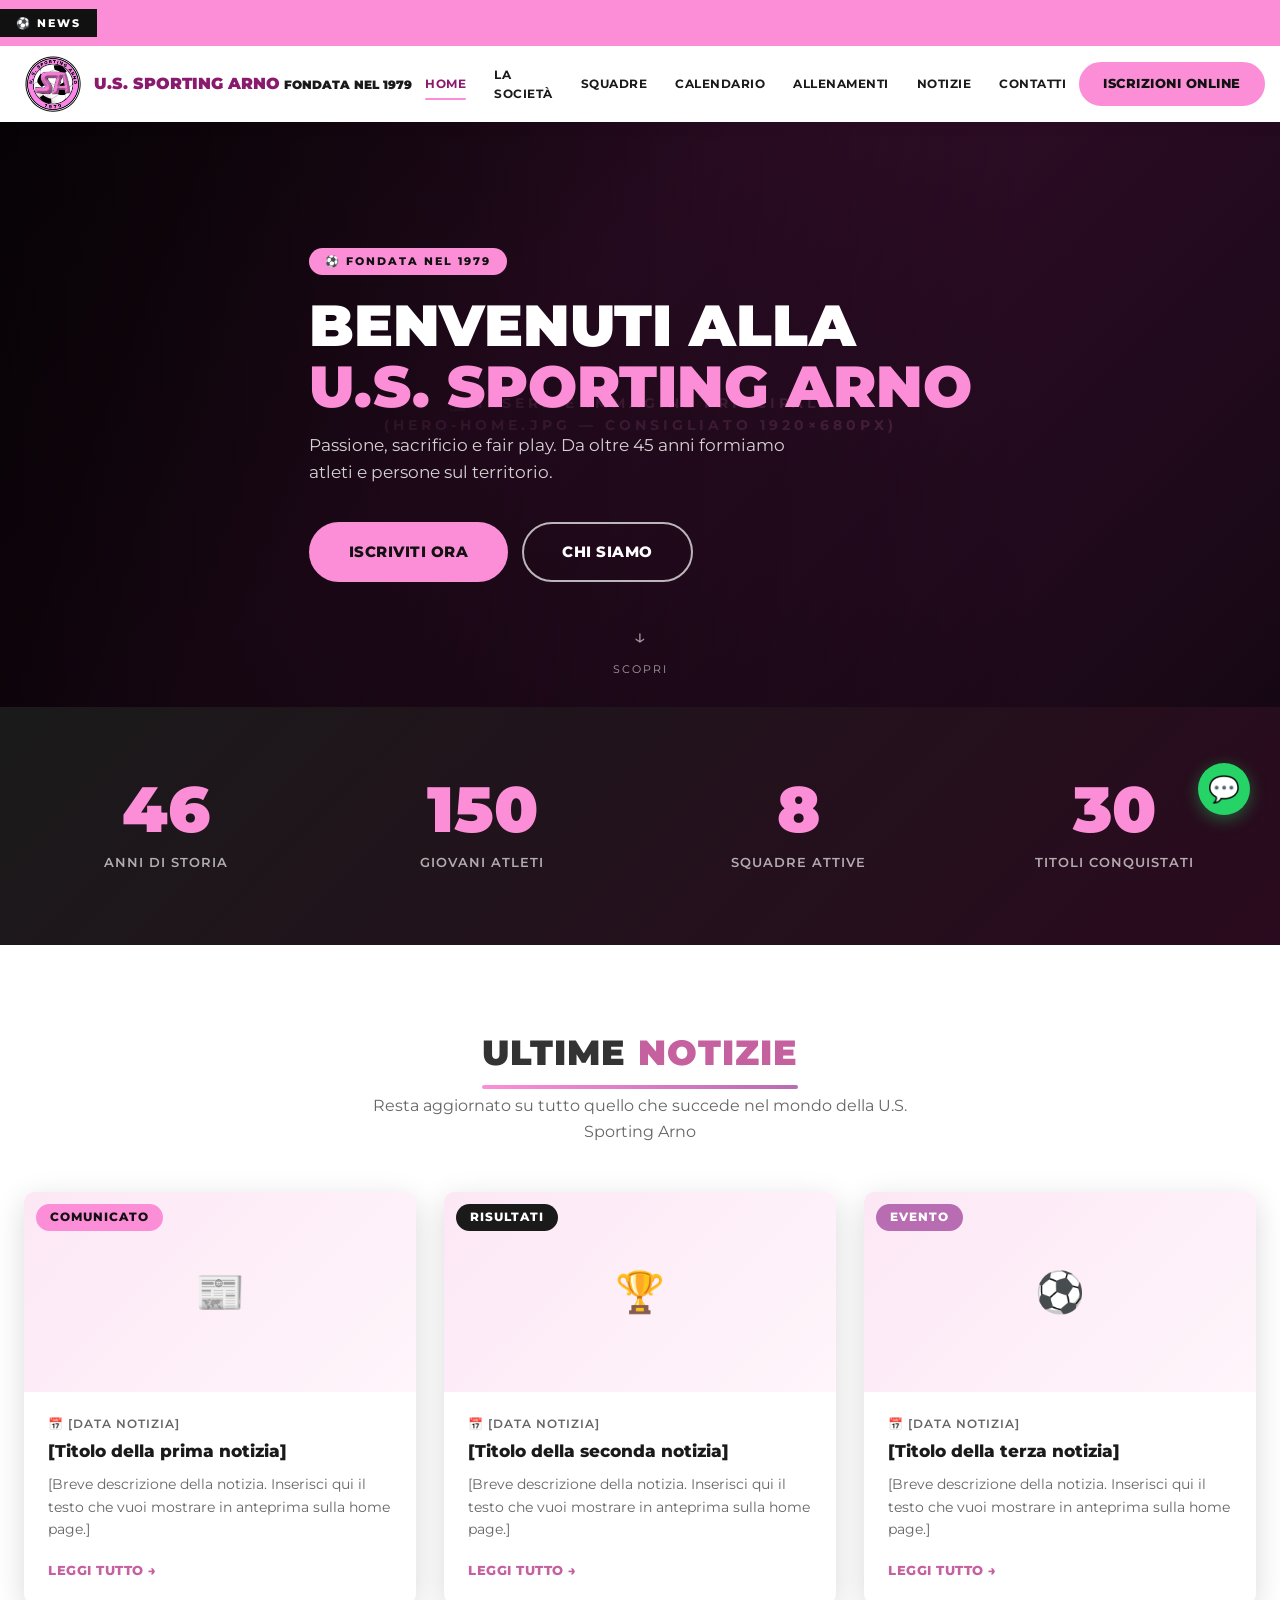
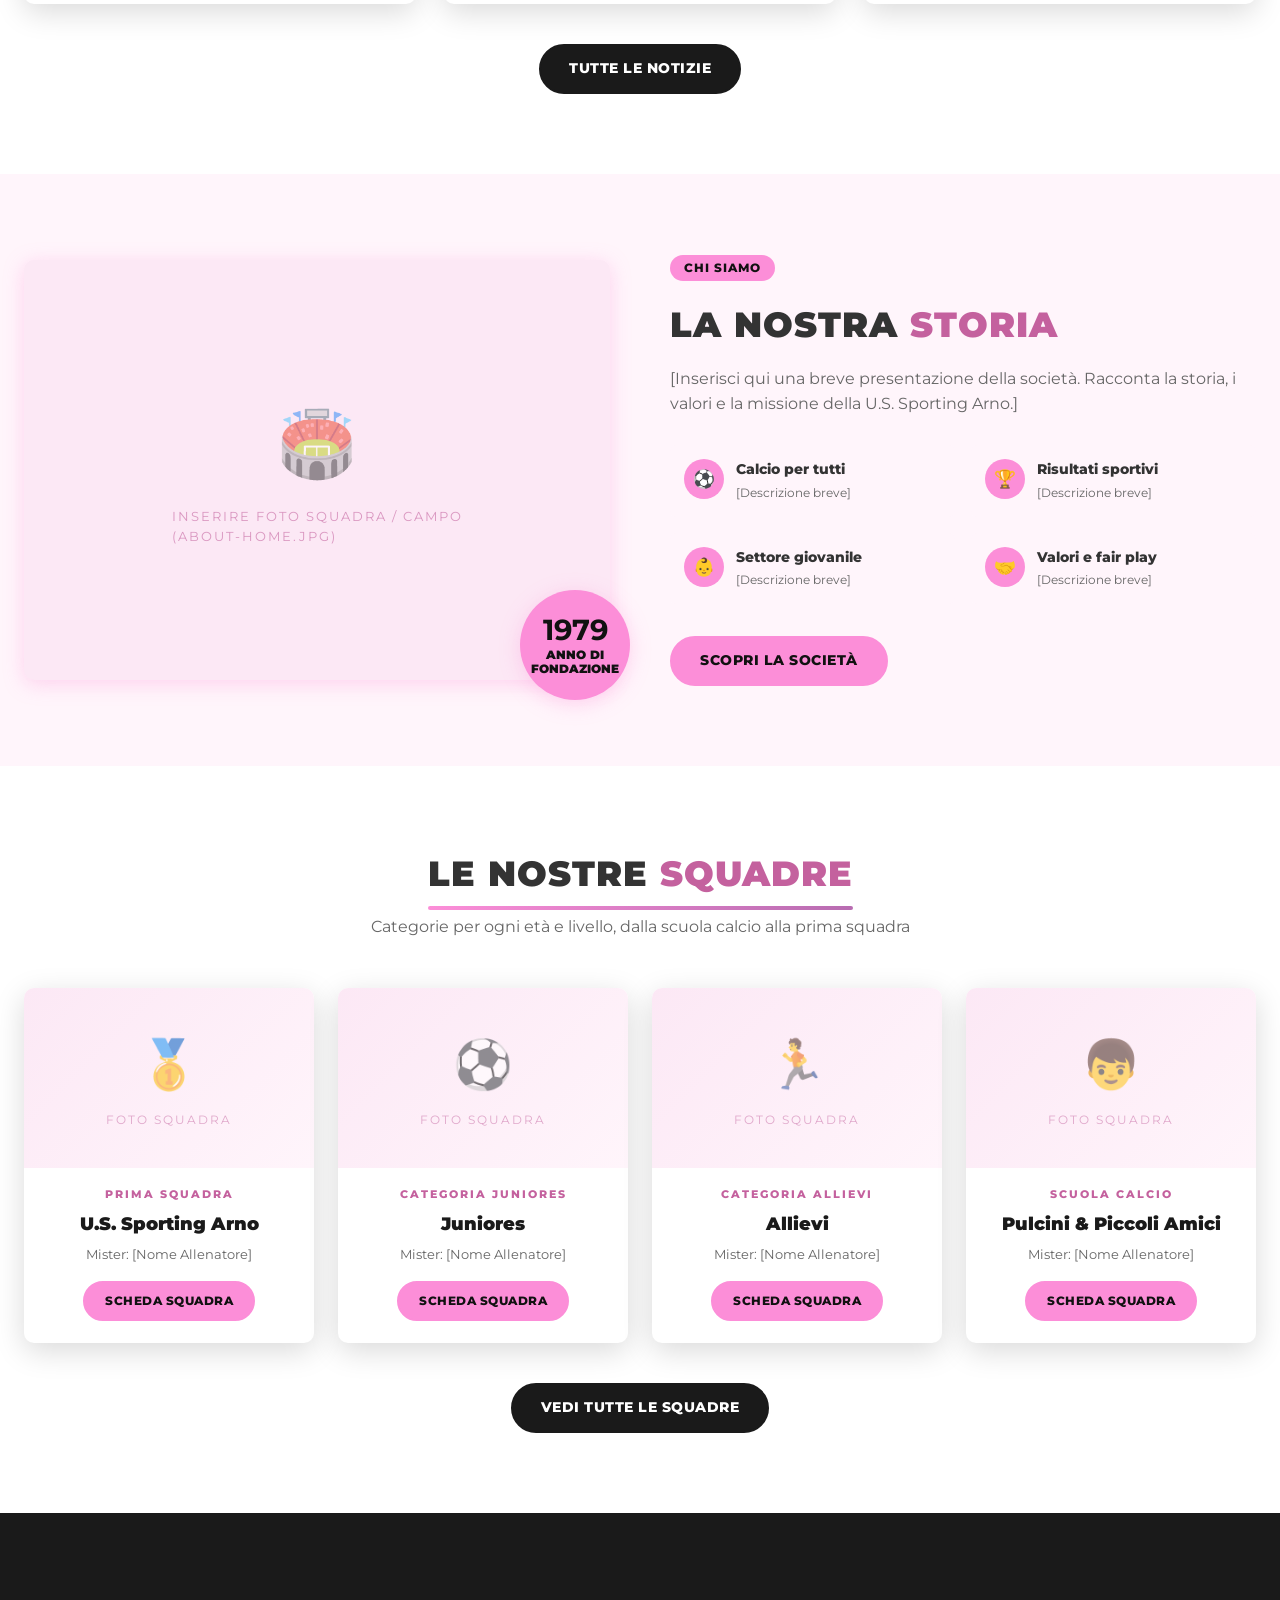
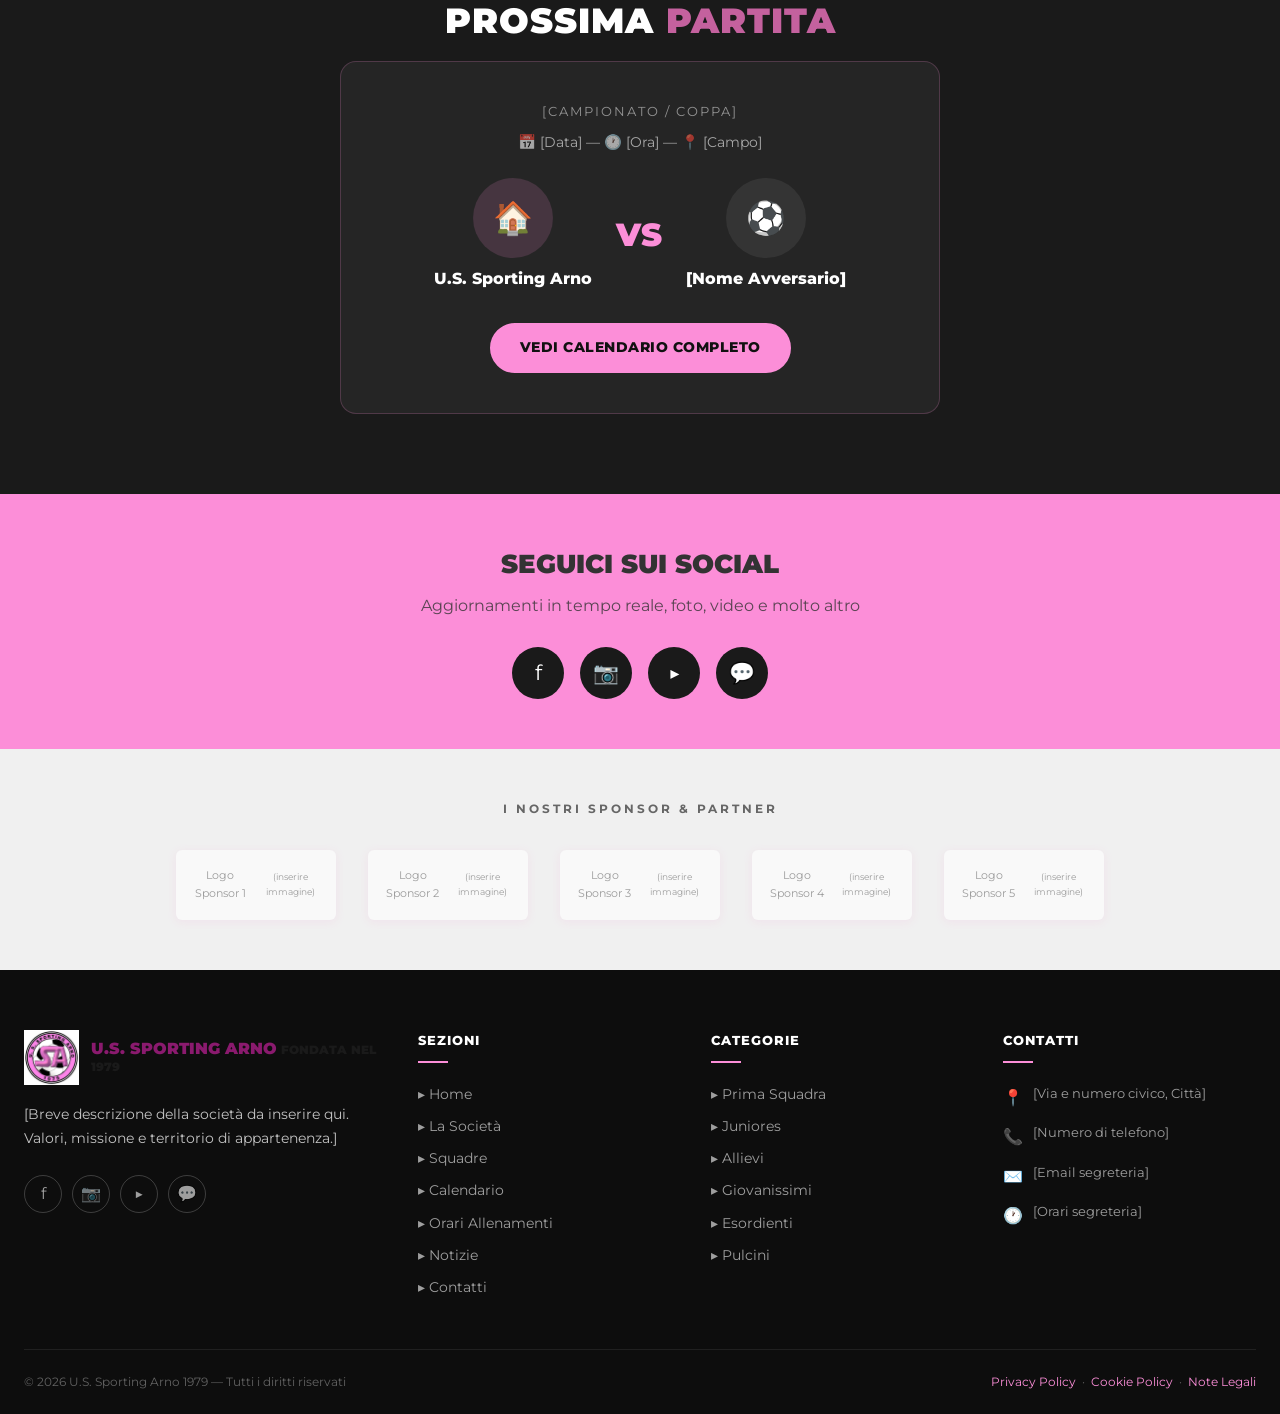
<file: us-sporting-arno/index.html>
<!DOCTYPE html>
<html lang="it">
<head>
  <meta charset="UTF-8">
  <meta name="viewport" content="width=device-width, initial-scale=1.0">
  <meta name="description" content="U.S. Sporting Arno 1979 — Società sportiva calcistica. Scuola calcio e squadre per tutte le categorie.">
  <meta name="keywords" content="Sporting Arno, calcio, scuola calcio, squadra calcio, 1979">
  <title>Home — U.S. Sporting Arno 1979</title>
  <link rel="icon" type="image/png" href="images/logo.png">
  <link rel="preconnect" href="https://fonts.googleapis.com">
  <link rel="preconnect" href="https://fonts.gstatic.com" crossorigin>
  <link href="https://fonts.googleapis.com/css2?family=Montserrat:ital,wght@0,400;0,600;0,700;0,800;0,900;1,400&display=swap" rel="stylesheet">
  <link rel="stylesheet" href="css/style.css">
  <link rel="stylesheet" href="css/responsive.css">
</head>
<body>

  <!-- ============ TICKER ============ -->
  <div class="ticker-wrap" role="marquee" aria-label="Notizie in evidenza">
    <div class="ticker-inner">
      <div class="ticker-label">⚽ NEWS</div>
      <div class="ticker-scroll">
        <div class="ticker-content"><!-- popolato da ticker.js --></div>
      </div>
    </div>
  </div>

  <!-- ============ HEADER ============ -->
  <header class="site-header" role="banner">
    <div class="header-inner">
      <a href="index.html" class="site-logo" aria-label="U.S. Sporting Arno - Home">
        <img src="images/logo.png" alt="U.S. Sporting Arno 1979 Logo">
        <div class="logo-text">
          <span class="logo-name">U.S. Sporting Arno</span>
          Fondata nel 1979
        </div>
      </a>

      <nav class="main-nav" role="navigation" aria-label="Navigazione principale">
        <ul>
          <li><a href="index.html">Home</a></li>
          <li><a href="societa.html">La Società</a></li>
          <li><a href="squadre.html">Squadre</a></li>
          <li><a href="calendario.html">Calendario</a></li>
          <li><a href="allenamenti.html">Allenamenti</a></li>
          <li><a href="notizie.html">Notizie</a></li>
          <li><a href="contatti.html">Contatti</a></li>
        </ul>
      </nav>

      <div class="header-cta">
        <a href="iscrizioni.html" class="btn-cta">Iscrizioni Online</a>
      </div>

      <button class="hamburger" aria-label="Apri menu" aria-expanded="false">
        <span></span><span></span><span></span>
      </button>
    </div>
  </header>

  <!-- ============ MOBILE NAV ============ -->
  <nav class="mobile-nav" role="navigation" aria-label="Menu mobile">
    <a href="index.html">🏠 Home</a>
    <a href="societa.html">🏟️ La Società</a>
    <a href="squadre.html">👥 Squadre</a>
    <a href="calendario.html">📅 Calendario</a>
    <a href="allenamenti.html">⏰ Allenamenti</a>
    <a href="notizie.html">📰 Notizie</a>
    <a href="contatti.html">📞 Contatti</a>
    <a href="iscrizioni.html" class="btn-cta-mobile">⚽ Iscrizioni Online</a>
  </nav>

  <!-- ============ MAIN ============ -->
  <main role="main">

    <!-- HERO -->
    <section class="hero" aria-label="Immagine principale">
      <!-- 💡 Sostituisci con: <img src="images/hero-home.jpg" alt="Campo di calcio" class="hero-bg"> -->
      <div class="hero-placeholder">
        <div class="hero-placeholder-label">📸 Inserire immagine principale<br>(hero-home.jpg — consigliato 1920×680px)</div>
      </div>
      <div class="hero-overlay">
        <div class="container">
          <div class="hero-content">
            <span class="hero-badge">⚽ Fondata nel 1979</span>
            <h1>Benvenuti alla<br><em>U.S. Sporting Arno</em></h1>
            <p>Passione, sacrificio e fair play. Da oltre 45 anni formiamo atleti e persone sul territorio.</p>
            <div class="hero-buttons">
              <a href="iscrizioni.html" class="btn btn-primary btn-lg">Iscriviti ora</a>
              <a href="societa.html" class="btn btn-outline-white btn-lg">Chi siamo</a>
            </div>
          </div>
        </div>
      </div>
      <div class="hero-scroll" aria-hidden="true"><span>↓</span>Scopri</div>
    </section>

    <!-- STATS -->
    <section class="stats-section" aria-label="I nostri numeri">
      <div class="container">
        <div class="stats-grid">
          <div class="stat-item fade-in">
            <span class="stat-number" data-target="46">46</span>
            <span class="stat-label">Anni di storia</span>
          </div>
          <div class="stat-item fade-in">
            <span class="stat-number" data-target="150">150</span>
            <span class="stat-label">Giovani atleti</span>
          </div>
          <div class="stat-item fade-in">
            <span class="stat-number" data-target="8">8</span>
            <span class="stat-label">Squadre attive</span>
          </div>
          <div class="stat-item fade-in">
            <span class="stat-number" data-target="30">30</span>
            <span class="stat-label">Titoli conquistati</span>
          </div>
        </div>
      </div>
    </section>

    <!-- NOTIZIE IN EVIDENZA -->
    <section class="section" aria-labelledby="news-title">
      <div class="container">
        <div class="section-header">
          <h2 class="section-title title-underline" id="news-title">Ultime <span>Notizie</span></h2>
          <p class="section-subtitle">Resta aggiornato su tutto quello che succede nel mondo della U.S. Sporting Arno</p>
        </div>

        <div class="cards-grid">
          <!-- Card 1 -->
          <article class="card fade-in">
            <div class="card-image">
              <!-- 💡 <img src="images/news-1.jpg" alt="Titolo notizia" class="lightbox-trigger"> -->
              <div class="card-image-placeholder">📰</div>
              <span class="badge badge-primary">Comunicato</span>
            </div>
            <div class="card-body">
              <p class="card-date">📅 [Data notizia]</p>
              <h3 class="card-title"><a href="notizie.html">[Titolo della prima notizia]</a></h3>
              <p class="card-excerpt">[Breve descrizione della notizia. Inserisci qui il testo che vuoi mostrare in anteprima sulla home page.]</p>
              <a href="notizie.html" class="card-link">Leggi tutto →</a>
            </div>
          </article>

          <!-- Card 2 -->
          <article class="card fade-in">
            <div class="card-image">
              <div class="card-image-placeholder">🏆</div>
              <span class="badge badge-dark">Risultati</span>
            </div>
            <div class="card-body">
              <p class="card-date">📅 [Data notizia]</p>
              <h3 class="card-title"><a href="notizie.html">[Titolo della seconda notizia]</a></h3>
              <p class="card-excerpt">[Breve descrizione della notizia. Inserisci qui il testo che vuoi mostrare in anteprima sulla home page.]</p>
              <a href="notizie.html" class="card-link">Leggi tutto →</a>
            </div>
          </article>

          <!-- Card 3 -->
          <article class="card fade-in">
            <div class="card-image">
              <div class="card-image-placeholder">⚽</div>
              <span class="badge badge-accent">Evento</span>
            </div>
            <div class="card-body">
              <p class="card-date">📅 [Data notizia]</p>
              <h3 class="card-title"><a href="notizie.html">[Titolo della terza notizia]</a></h3>
              <p class="card-excerpt">[Breve descrizione della notizia. Inserisci qui il testo che vuoi mostrare in anteprima sulla home page.]</p>
              <a href="notizie.html" class="card-link">Leggi tutto →</a>
            </div>
          </article>
        </div>

        <div style="text-align:center; margin-top:40px;">
          <a href="notizie.html" class="btn btn-dark">Tutte le notizie</a>
        </div>
      </div>
    </section>

    <!-- CHI SIAMO -->
    <section class="section section-alt" aria-labelledby="about-title">
      <div class="container">
        <div class="about-grid">
          <div class="about-image-wrap">
            <!-- 💡 <img src="images/about-home.jpg" alt="La squadra" class="about-image-main lightbox-trigger"> -->
            <div class="about-image-placeholder">
              <span class="icon">🏟️</span>
              <p>Inserire foto squadra / campo<br>(about-home.jpg)</p>
            </div>
            <div class="about-badge">
              <strong>1979</strong>
              Anno di<br>fondazione
            </div>
          </div>
          <div class="about-text fade-in">
            <span class="badge badge-primary" style="margin-bottom:16px">Chi siamo</span>
            <h2 class="section-title" id="about-title">La nostra <span>storia</span></h2>
            <p class="section-subtitle">[Inserisci qui una breve presentazione della società. Racconta la storia, i valori e la missione della U.S. Sporting Arno.]</p>
            <div class="about-features">
              <div class="about-feature">
                <div class="icon-wrap">⚽</div>
                <div>
                  <h4>Calcio per tutti</h4>
                  <p>[Descrizione breve]</p>
                </div>
              </div>
              <div class="about-feature">
                <div class="icon-wrap">🏆</div>
                <div>
                  <h4>Risultati sportivi</h4>
                  <p>[Descrizione breve]</p>
                </div>
              </div>
              <div class="about-feature">
                <div class="icon-wrap">👶</div>
                <div>
                  <h4>Settore giovanile</h4>
                  <p>[Descrizione breve]</p>
                </div>
              </div>
              <div class="about-feature">
                <div class="icon-wrap">🤝</div>
                <div>
                  <h4>Valori e fair play</h4>
                  <p>[Descrizione breve]</p>
                </div>
              </div>
            </div>
            <a href="societa.html" class="btn btn-primary">Scopri la società</a>
          </div>
        </div>
      </div>
    </section>

    <!-- LE NOSTRE SQUADRE -->
    <section class="section" aria-labelledby="teams-title">
      <div class="container">
        <div class="section-header">
          <h2 class="section-title title-underline" id="teams-title">Le nostre <span>Squadre</span></h2>
          <p class="section-subtitle">Categorie per ogni età e livello, dalla scuola calcio alla prima squadra</p>
        </div>

        <div class="teams-grid">
          <div class="team-card fade-in">
            <div class="team-card-image">
              <div class="team-card-image-placeholder"><span class="icon">🥇</span><p>Foto squadra</p></div>
            </div>
            <div class="team-card-body">
              <p class="team-category">Prima Squadra</p>
              <h3 class="team-name">U.S. Sporting Arno</h3>
              <p class="team-coach">Mister: [Nome Allenatore]</p>
              <a href="squadre.html" class="btn btn-sm btn-primary">Scheda squadra</a>
            </div>
          </div>

          <div class="team-card fade-in">
            <div class="team-card-image">
              <div class="team-card-image-placeholder"><span class="icon">⚽</span><p>Foto squadra</p></div>
            </div>
            <div class="team-card-body">
              <p class="team-category">Categoria Juniores</p>
              <h3 class="team-name">Juniores</h3>
              <p class="team-coach">Mister: [Nome Allenatore]</p>
              <a href="squadre.html" class="btn btn-sm btn-primary">Scheda squadra</a>
            </div>
          </div>

          <div class="team-card fade-in">
            <div class="team-card-image">
              <div class="team-card-image-placeholder"><span class="icon">🏃</span><p>Foto squadra</p></div>
            </div>
            <div class="team-card-body">
              <p class="team-category">Categoria Allievi</p>
              <h3 class="team-name">Allievi</h3>
              <p class="team-coach">Mister: [Nome Allenatore]</p>
              <a href="squadre.html" class="btn btn-sm btn-primary">Scheda squadra</a>
            </div>
          </div>

          <div class="team-card fade-in">
            <div class="team-card-image">
              <div class="team-card-image-placeholder"><span class="icon">👦</span><p>Foto squadra</p></div>
            </div>
            <div class="team-card-body">
              <p class="team-category">Scuola Calcio</p>
              <h3 class="team-name">Pulcini &amp; Piccoli Amici</h3>
              <p class="team-coach">Mister: [Nome Allenatore]</p>
              <a href="squadre.html" class="btn btn-sm btn-primary">Scheda squadra</a>
            </div>
          </div>
        </div>

        <div style="text-align:center; margin-top:40px;">
          <a href="squadre.html" class="btn btn-dark">Vedi tutte le squadre</a>
        </div>
      </div>
    </section>

    <!-- PROSSIMA PARTITA -->
    <section class="section section-dark" aria-labelledby="match-title">
      <div class="container">
        <div class="section-header">
          <h2 class="section-title" id="match-title" style="color:#fff">Prossima <span>Partita</span></h2>
        </div>
        <div style="max-width:600px; margin:0 auto; text-align:center; background:rgba(255,255,255,0.05); border-radius:16px; padding:40px 32px; border:1px solid rgba(252,142,216,0.2);">
          <p style="color:rgba(255,255,255,0.5); font-size:0.8rem; text-transform:uppercase; letter-spacing:2px; margin-bottom:8px;">[Campionato / Coppa]</p>
          <p style="color:rgba(255,255,255,0.6); font-size:0.9rem; margin-bottom:24px;">📅 [Data] — 🕐 [Ora] — 📍 [Campo]</p>
          <div style="display:flex; align-items:center; justify-content:center; gap:24px; flex-wrap:wrap;">
            <div style="text-align:center;">
              <div style="width:80px; height:80px; background:rgba(252,142,216,0.15); border-radius:50%; display:flex; align-items:center; justify-content:center; margin:0 auto 8px; font-size:2rem;">🏠</div>
              <p style="color:#fff; font-weight:800; font-size:1rem;">U.S. Sporting Arno</p>
            </div>
            <div style="font-size:2rem; font-weight:900; color:var(--color-primary);">VS</div>
            <div style="text-align:center;">
              <div style="width:80px; height:80px; background:rgba(255,255,255,0.07); border-radius:50%; display:flex; align-items:center; justify-content:center; margin:0 auto 8px; font-size:2rem;">⚽</div>
              <p style="color:#fff; font-weight:800; font-size:1rem;">[Nome Avversario]</p>
            </div>
          </div>
          <div style="margin-top:32px;">
            <a href="calendario.html" class="btn btn-primary">Vedi calendario completo</a>
          </div>
        </div>
      </div>
    </section>

    <!-- SOCIAL CTA -->
    <div class="social-bar">
      <div class="container">
        <h2>Seguici sui Social</h2>
        <p>Aggiornamenti in tempo reale, foto, video e molto altro</p>
        <div class="social-icons">
          <a href="#" class="social-icon" aria-label="Facebook" title="Facebook">f</a>
          <a href="#" class="social-icon" aria-label="Instagram" title="Instagram">📷</a>
          <a href="#" class="social-icon" aria-label="YouTube" title="YouTube">▶</a>
          <a href="#" class="social-icon" aria-label="WhatsApp" title="WhatsApp">💬</a>
        </div>
      </div>
    </div>

    <!-- SPONSOR -->
    <section class="sponsors-section" aria-label="I nostri sponsor">
      <div class="container">
        <p class="sponsors-title">I nostri sponsor &amp; partner</p>
        <div class="sponsors-row">
          <div class="sponsor-item">Logo Sponsor 1<br><small>(inserire immagine)</small></div>
          <div class="sponsor-item">Logo Sponsor 2<br><small>(inserire immagine)</small></div>
          <div class="sponsor-item">Logo Sponsor 3<br><small>(inserire immagine)</small></div>
          <div class="sponsor-item">Logo Sponsor 4<br><small>(inserire immagine)</small></div>
          <div class="sponsor-item">Logo Sponsor 5<br><small>(inserire immagine)</small></div>
        </div>
      </div>
    </section>

  </main>

  <!-- ============ FOOTER ============ -->
  <footer class="site-footer" role="contentinfo">
    <div class="container">
      <div class="footer-grid">
        <div class="footer-about">
          <div class="footer-logo">
            <img src="images/logo.png" alt="U.S. Sporting Arno 1979">
            <div class="logo-text">
              <span class="logo-name">U.S. Sporting Arno</span>
              Fondata nel 1979
            </div>
          </div>
          <p>[Breve descrizione della società da inserire qui. Valori, missione e territorio di appartenenza.]</p>
          <div class="footer-social">
            <a href="#" aria-label="Facebook">f</a>
            <a href="#" aria-label="Instagram">📷</a>
            <a href="#" aria-label="YouTube">▶</a>
            <a href="#" aria-label="WhatsApp">💬</a>
          </div>
        </div>
        <div class="footer-col">
          <h4>Sezioni</h4>
          <ul>
            <li><a href="index.html">▸ Home</a></li>
            <li><a href="societa.html">▸ La Società</a></li>
            <li><a href="squadre.html">▸ Squadre</a></li>
            <li><a href="calendario.html">▸ Calendario</a></li>
            <li><a href="allenamenti.html">▸ Orari Allenamenti</a></li>
            <li><a href="notizie.html">▸ Notizie</a></li>
            <li><a href="contatti.html">▸ Contatti</a></li>
          </ul>
        </div>
        <div class="footer-col">
          <h4>Categorie</h4>
          <ul>
            <li><a href="squadre.html">▸ Prima Squadra</a></li>
            <li><a href="squadre.html">▸ Juniores</a></li>
            <li><a href="squadre.html">▸ Allievi</a></li>
            <li><a href="squadre.html">▸ Giovanissimi</a></li>
            <li><a href="squadre.html">▸ Esordienti</a></li>
            <li><a href="squadre.html">▸ Pulcini</a></li>
          </ul>
        </div>
        <div class="footer-col">
          <h4>Contatti</h4>
          <div class="footer-contact-item">
            <span class="icon">📍</span>
            <span>[Via e numero civico, Città]</span>
          </div>
          <div class="footer-contact-item">
            <span class="icon">📞</span>
            <span><a href="tel:[numero]">[Numero di telefono]</a></span>
          </div>
          <div class="footer-contact-item">
            <span class="icon">✉️</span>
            <span><a href="mailto:[email]">[Email segreteria]</a></span>
          </div>
          <div class="footer-contact-item">
            <span class="icon">🕐</span>
            <span>[Orari segreteria]</span>
          </div>
        </div>
      </div>
      <div class="footer-bottom">
        <span>© <span class="current-year"></span> U.S. Sporting Arno 1979 — Tutti i diritti riservati</span>
        <span>
          <a href="#">Privacy Policy</a> &nbsp;·&nbsp;
          <a href="#">Cookie Policy</a> &nbsp;·&nbsp;
          <a href="#">Note Legali</a>
        </span>
      </div>
    </div>
  </footer>

  <!-- WhatsApp float -->
  <a href="https://wa.me/[NUMERO]" class="whatsapp-float" aria-label="Contattaci su WhatsApp" target="_blank" rel="noopener">💬</a>
  <!-- Back to top -->
  <button id="backToTop" aria-label="Torna in cima">↑</button>

  <script src="js/ticker.js"></script>
  <script src="js/menu.js"></script>
  <script src="js/main.js"></script>
</body>
</html>
</file>
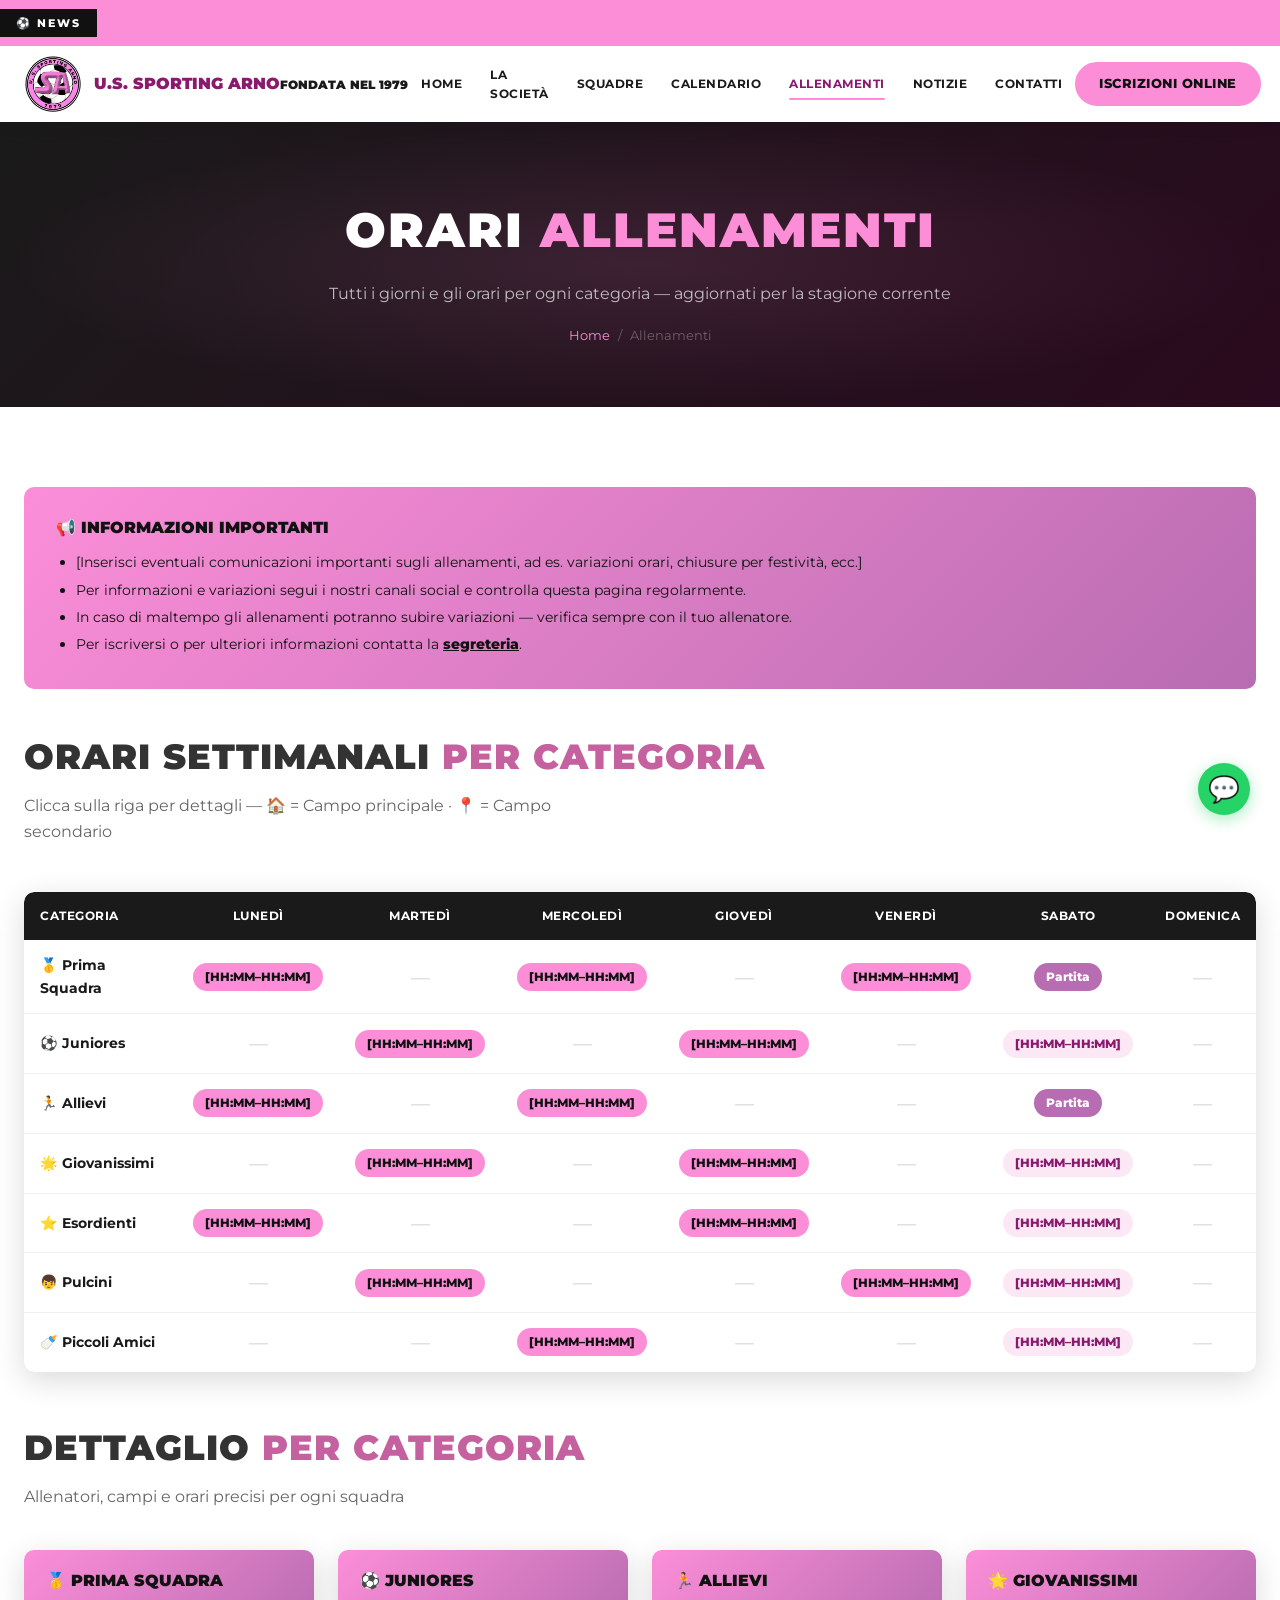
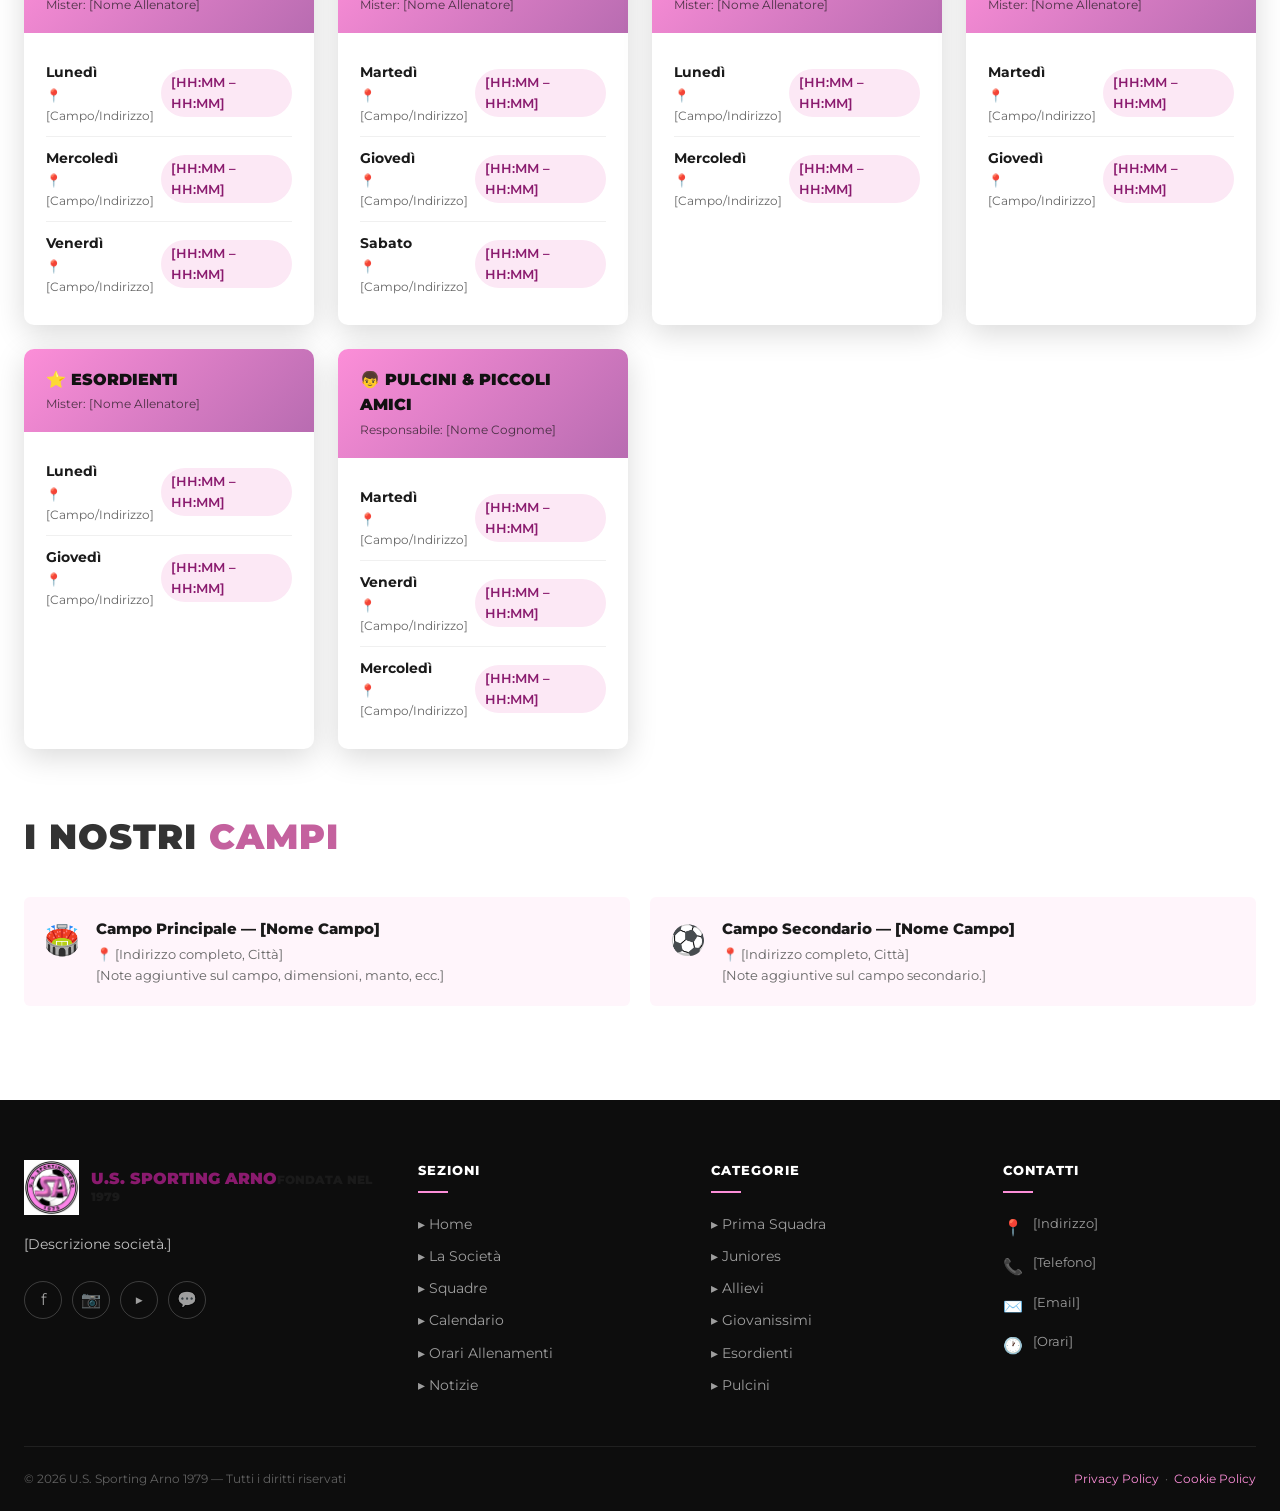
<file: us-sporting-arno/allenamenti.html>
<!DOCTYPE html>
<html lang="it">
<head>
  <meta charset="UTF-8">
  <meta name="viewport" content="width=device-width, initial-scale=1.0">
  <meta name="description" content="Orari allenamenti U.S. Sporting Arno 1979 — Tutti i giorni e gli orari per ogni categoria.">
  <title>Orari Allenamenti — U.S. Sporting Arno 1979</title>
  <link rel="icon" type="image/png" href="images/logo.png">
  <link rel="preconnect" href="https://fonts.googleapis.com">
  <link rel="preconnect" href="https://fonts.gstatic.com" crossorigin>
  <link href="https://fonts.googleapis.com/css2?family=Montserrat:ital,wght@0,400;0,600;0,700;0,800;0,900;1,400&display=swap" rel="stylesheet">
  <link rel="stylesheet" href="css/style.css">
  <link rel="stylesheet" href="css/responsive.css">
  <style>
    .week-table { width:100%; border-collapse:collapse; background:#fff; border-radius:var(--radius); overflow:hidden; box-shadow:var(--shadow-dark); }
    .week-table thead th { background:var(--color-dark); color:#fff; padding:14px 16px; font-size:0.78rem; font-weight:700; text-transform:uppercase; letter-spacing:0.5px; text-align:center; }
    .week-table thead th:first-child { text-align:left; }
    .week-table tbody tr { border-bottom:1px solid var(--color-gray); }
    .week-table tbody tr:last-child { border-bottom:none; }
    .week-table tbody tr:hover { background:var(--color-light); }
    .week-table tbody td { padding:14px 16px; text-align:center; font-size:0.88rem; }
    .week-table tbody td:first-child { text-align:left; font-weight:700; color:var(--color-dark); }
    .time-slot { display:inline-block; background:var(--color-primary); color:var(--color-black); padding:4px 12px; border-radius:50px; font-size:0.78rem; font-weight:800; white-space:nowrap; }
    .time-slot.alt { background:var(--color-accent); color:#fff; }
    .time-slot.light { background:var(--color-light2); color:var(--color-primary-deeper); }
    .empty-slot { color:var(--color-gray-mid); font-size:1.2rem; }
    .field-info { display:flex; align-items:flex-start; gap:16px; padding:20px; background:var(--color-light); border-radius:var(--radius-sm); margin-bottom:14px; }
    .field-icon { font-size:1.8rem; flex-shrink:0; }
    .field-name { font-weight:800; font-size:0.95rem; color:var(--color-dark); margin-bottom:2px; }
    .field-detail { font-size:0.82rem; color:var(--color-text-light); }
    .info-box { background:linear-gradient(135deg,var(--color-primary),var(--color-accent)); border-radius:var(--radius); padding:28px 32px; color:var(--color-black); margin-bottom:40px; }
    .info-box h3 { font-size:1rem; font-weight:900; text-transform:uppercase; margin-bottom:12px; }
    .info-box ul { list-style:disc; padding-left:20px; }
    .info-box ul li { font-size:0.88rem; margin-bottom:6px; line-height:1.5; }
  </style>
</head>
<body>

  <div class="ticker-wrap" role="marquee"><div class="ticker-inner"><div class="ticker-label">⚽ NEWS</div><div class="ticker-scroll"><div class="ticker-content"></div></div></div></div>

  <header class="site-header" role="banner">
    <div class="header-inner">
      <a href="index.html" class="site-logo"><img src="images/logo.png" alt="U.S. Sporting Arno 1979 Logo"><div class="logo-text"><span class="logo-name">U.S. Sporting Arno</span>Fondata nel 1979</div></a>
      <nav class="main-nav" role="navigation">
        <ul>
          <li><a href="index.html">Home</a></li><li><a href="societa.html">La Società</a></li><li><a href="squadre.html">Squadre</a></li>
          <li><a href="calendario.html">Calendario</a></li><li><a href="allenamenti.html" class="active">Allenamenti</a></li>
          <li><a href="notizie.html">Notizie</a></li><li><a href="contatti.html">Contatti</a></li>
        </ul>
      </nav>
      <div class="header-cta"><a href="iscrizioni.html" class="btn-cta">Iscrizioni Online</a></div>
      <button class="hamburger" aria-label="Apri menu" aria-expanded="false"><span></span><span></span><span></span></button>
    </div>
  </header>
  <nav class="mobile-nav" role="navigation">
    <a href="index.html">🏠 Home</a><a href="societa.html">🏟️ La Società</a><a href="squadre.html">👥 Squadre</a>
    <a href="calendario.html">📅 Calendario</a><a href="allenamenti.html">⏰ Allenamenti</a>
    <a href="notizie.html">📰 Notizie</a><a href="contatti.html">📞 Contatti</a>
    <a href="iscrizioni.html" class="btn-cta-mobile">⚽ Iscrizioni Online</a>
  </nav>

  <main role="main">
    <div class="page-hero">
      <div class="container">
        <h1>Orari <span>Allenamenti</span></h1>
        <p>Tutti i giorni e gli orari per ogni categoria — aggiornati per la stagione corrente</p>
        <nav class="breadcrumb"><a href="index.html">Home</a><span>/</span><span>Allenamenti</span></nav>
      </div>
    </div>

    <section class="section">
      <div class="container">

        <!-- INFO BOX -->
        <div class="info-box fade-in">
          <h3>📢 Informazioni importanti</h3>
          <ul>
            <li>[Inserisci eventuali comunicazioni importanti sugli allenamenti, ad es. variazioni orari, chiusure per festività, ecc.]</li>
            <li>Per informazioni e variazioni segui i nostri canali social e controlla questa pagina regolarmente.</li>
            <li>In caso di maltempo gli allenamenti potranno subire variazioni — verifica sempre con il tuo allenatore.</li>
            <li>Per iscriversi o per ulteriori informazioni contatta la <a href="contatti.html" style="font-weight:800; text-decoration:underline;">segreteria</a>.</li>
          </ul>
        </div>

        <!-- TABELLA SETTIMANALE -->
        <h2 class="section-title" style="margin-bottom:8px;">Orari settimanali <span>per categoria</span></h2>
        <p class="section-subtitle">Clicca sulla riga per dettagli — 🏠 = Campo principale · 📍 = Campo secondario</p>

        <div class="table-wrap fade-in" style="margin-bottom:48px;">
          <table class="week-table" aria-label="Orari allenamenti settimanali">
            <thead>
              <tr>
                <th>Categoria</th>
                <th>Lunedì</th><th>Martedì</th><th>Mercoledì</th>
                <th>Giovedì</th><th>Venerdì</th><th>Sabato</th><th>Domenica</th>
              </tr>
            </thead>
            <tbody>
              <tr>
                <td>🥇 Prima Squadra</td>
                <td><span class="time-slot">[HH:MM–HH:MM]</span></td>
                <td><span class="empty-slot">—</span></td>
                <td><span class="time-slot">[HH:MM–HH:MM]</span></td>
                <td><span class="empty-slot">—</span></td>
                <td><span class="time-slot">[HH:MM–HH:MM]</span></td>
                <td><span class="time-slot alt">Partita</span></td>
                <td><span class="empty-slot">—</span></td>
              </tr>
              <tr>
                <td>⚽ Juniores</td>
                <td><span class="empty-slot">—</span></td>
                <td><span class="time-slot">[HH:MM–HH:MM]</span></td>
                <td><span class="empty-slot">—</span></td>
                <td><span class="time-slot">[HH:MM–HH:MM]</span></td>
                <td><span class="empty-slot">—</span></td>
                <td><span class="time-slot light">[HH:MM–HH:MM]</span></td>
                <td><span class="empty-slot">—</span></td>
              </tr>
              <tr>
                <td>🏃 Allievi</td>
                <td><span class="time-slot">[HH:MM–HH:MM]</span></td>
                <td><span class="empty-slot">—</span></td>
                <td><span class="time-slot">[HH:MM–HH:MM]</span></td>
                <td><span class="empty-slot">—</span></td>
                <td><span class="empty-slot">—</span></td>
                <td><span class="time-slot alt">Partita</span></td>
                <td><span class="empty-slot">—</span></td>
              </tr>
              <tr>
                <td>🌟 Giovanissimi</td>
                <td><span class="empty-slot">—</span></td>
                <td><span class="time-slot">[HH:MM–HH:MM]</span></td>
                <td><span class="empty-slot">—</span></td>
                <td><span class="time-slot">[HH:MM–HH:MM]</span></td>
                <td><span class="empty-slot">—</span></td>
                <td><span class="time-slot light">[HH:MM–HH:MM]</span></td>
                <td><span class="empty-slot">—</span></td>
              </tr>
              <tr>
                <td>⭐ Esordienti</td>
                <td><span class="time-slot">[HH:MM–HH:MM]</span></td>
                <td><span class="empty-slot">—</span></td>
                <td><span class="empty-slot">—</span></td>
                <td><span class="time-slot">[HH:MM–HH:MM]</span></td>
                <td><span class="empty-slot">—</span></td>
                <td><span class="time-slot light">[HH:MM–HH:MM]</span></td>
                <td><span class="empty-slot">—</span></td>
              </tr>
              <tr>
                <td>👦 Pulcini</td>
                <td><span class="empty-slot">—</span></td>
                <td><span class="time-slot">[HH:MM–HH:MM]</span></td>
                <td><span class="empty-slot">—</span></td>
                <td><span class="empty-slot">—</span></td>
                <td><span class="time-slot">[HH:MM–HH:MM]</span></td>
                <td><span class="time-slot light">[HH:MM–HH:MM]</span></td>
                <td><span class="empty-slot">—</span></td>
              </tr>
              <tr>
                <td>🍼 Piccoli Amici</td>
                <td><span class="empty-slot">—</span></td>
                <td><span class="empty-slot">—</span></td>
                <td><span class="time-slot">[HH:MM–HH:MM]</span></td>
                <td><span class="empty-slot">—</span></td>
                <td><span class="empty-slot">—</span></td>
                <td><span class="time-slot light">[HH:MM–HH:MM]</span></td>
                <td><span class="empty-slot">—</span></td>
              </tr>
            </tbody>
          </table>
        </div>

        <!-- CARDS DETTAGLIO PER CATEGORIA -->
        <h2 class="section-title" style="margin-bottom:8px;">Dettaglio <span>per categoria</span></h2>
        <p class="section-subtitle" style="margin-bottom:40px;">Allenatori, campi e orari precisi per ogni squadra</p>

        <div class="schedule-grid">

          <div class="schedule-card fade-in">
            <div class="schedule-card-header">
              <h3>🥇 Prima Squadra</h3>
              <p>Mister: [Nome Allenatore]</p>
            </div>
            <div class="schedule-card-body">
              <div class="schedule-row">
                <div><p class="schedule-day">Lunedì</p><p class="schedule-place">📍 [Campo/Indirizzo]</p></div>
                <span class="schedule-time">[HH:MM – HH:MM]</span>
              </div>
              <div class="schedule-row">
                <div><p class="schedule-day">Mercoledì</p><p class="schedule-place">📍 [Campo/Indirizzo]</p></div>
                <span class="schedule-time">[HH:MM – HH:MM]</span>
              </div>
              <div class="schedule-row">
                <div><p class="schedule-day">Venerdì</p><p class="schedule-place">📍 [Campo/Indirizzo]</p></div>
                <span class="schedule-time">[HH:MM – HH:MM]</span>
              </div>
            </div>
          </div>

          <div class="schedule-card fade-in">
            <div class="schedule-card-header">
              <h3>⚽ Juniores</h3>
              <p>Mister: [Nome Allenatore]</p>
            </div>
            <div class="schedule-card-body">
              <div class="schedule-row">
                <div><p class="schedule-day">Martedì</p><p class="schedule-place">📍 [Campo/Indirizzo]</p></div>
                <span class="schedule-time">[HH:MM – HH:MM]</span>
              </div>
              <div class="schedule-row">
                <div><p class="schedule-day">Giovedì</p><p class="schedule-place">📍 [Campo/Indirizzo]</p></div>
                <span class="schedule-time">[HH:MM – HH:MM]</span>
              </div>
              <div class="schedule-row">
                <div><p class="schedule-day">Sabato</p><p class="schedule-place">📍 [Campo/Indirizzo]</p></div>
                <span class="schedule-time">[HH:MM – HH:MM]</span>
              </div>
            </div>
          </div>

          <div class="schedule-card fade-in">
            <div class="schedule-card-header">
              <h3>🏃 Allievi</h3>
              <p>Mister: [Nome Allenatore]</p>
            </div>
            <div class="schedule-card-body">
              <div class="schedule-row">
                <div><p class="schedule-day">Lunedì</p><p class="schedule-place">📍 [Campo/Indirizzo]</p></div>
                <span class="schedule-time">[HH:MM – HH:MM]</span>
              </div>
              <div class="schedule-row">
                <div><p class="schedule-day">Mercoledì</p><p class="schedule-place">📍 [Campo/Indirizzo]</p></div>
                <span class="schedule-time">[HH:MM – HH:MM]</span>
              </div>
            </div>
          </div>

          <div class="schedule-card fade-in">
            <div class="schedule-card-header">
              <h3>🌟 Giovanissimi</h3>
              <p>Mister: [Nome Allenatore]</p>
            </div>
            <div class="schedule-card-body">
              <div class="schedule-row">
                <div><p class="schedule-day">Martedì</p><p class="schedule-place">📍 [Campo/Indirizzo]</p></div>
                <span class="schedule-time">[HH:MM – HH:MM]</span>
              </div>
              <div class="schedule-row">
                <div><p class="schedule-day">Giovedì</p><p class="schedule-place">📍 [Campo/Indirizzo]</p></div>
                <span class="schedule-time">[HH:MM – HH:MM]</span>
              </div>
            </div>
          </div>

          <div class="schedule-card fade-in">
            <div class="schedule-card-header">
              <h3>⭐ Esordienti</h3>
              <p>Mister: [Nome Allenatore]</p>
            </div>
            <div class="schedule-card-body">
              <div class="schedule-row">
                <div><p class="schedule-day">Lunedì</p><p class="schedule-place">📍 [Campo/Indirizzo]</p></div>
                <span class="schedule-time">[HH:MM – HH:MM]</span>
              </div>
              <div class="schedule-row">
                <div><p class="schedule-day">Giovedì</p><p class="schedule-place">📍 [Campo/Indirizzo]</p></div>
                <span class="schedule-time">[HH:MM – HH:MM]</span>
              </div>
            </div>
          </div>

          <div class="schedule-card fade-in">
            <div class="schedule-card-header">
              <h3>👦 Pulcini &amp; Piccoli Amici</h3>
              <p>Responsabile: [Nome Cognome]</p>
            </div>
            <div class="schedule-card-body">
              <div class="schedule-row">
                <div><p class="schedule-day">Martedì</p><p class="schedule-place">📍 [Campo/Indirizzo]</p></div>
                <span class="schedule-time">[HH:MM – HH:MM]</span>
              </div>
              <div class="schedule-row">
                <div><p class="schedule-day">Venerdì</p><p class="schedule-place">📍 [Campo/Indirizzo]</p></div>
                <span class="schedule-time">[HH:MM – HH:MM]</span>
              </div>
              <div class="schedule-row">
                <div><p class="schedule-day">Mercoledì</p><p class="schedule-place">📍 [Campo/Indirizzo]</p></div>
                <span class="schedule-time">[HH:MM – HH:MM]</span>
              </div>
            </div>
          </div>

        </div>

        <!-- CAMPI DI ALLENAMENTO -->
        <div style="margin-top:60px;">
          <h2 class="section-title" style="margin-bottom:32px;">I nostri <span>Campi</span></h2>
          <div style="display:grid; grid-template-columns:1fr 1fr; gap:20px;">
            <div class="field-info">
              <span class="field-icon">🏟️</span>
              <div>
                <p class="field-name">Campo Principale — [Nome Campo]</p>
                <p class="field-detail">📍 [Indirizzo completo, Città]<br>[Note aggiuntive sul campo, dimensioni, manto, ecc.]</p>
              </div>
            </div>
            <div class="field-info">
              <span class="field-icon">⚽</span>
              <div>
                <p class="field-name">Campo Secondario — [Nome Campo]</p>
                <p class="field-detail">📍 [Indirizzo completo, Città]<br>[Note aggiuntive sul campo secondario.]</p>
              </div>
            </div>
          </div>
        </div>

      </div>
    </section>
  </main>

  <footer class="site-footer" role="contentinfo">
    <div class="container">
      <div class="footer-grid">
        <div class="footer-about"><div class="footer-logo"><img src="images/logo.png" alt="U.S. Sporting Arno 1979"><div class="logo-text"><span class="logo-name">U.S. Sporting Arno</span>Fondata nel 1979</div></div><p>[Descrizione società.]</p><div class="footer-social"><a href="#" aria-label="Facebook">f</a><a href="#" aria-label="Instagram">📷</a><a href="#" aria-label="YouTube">▶</a><a href="#" aria-label="WhatsApp">💬</a></div></div>
        <div class="footer-col"><h4>Sezioni</h4><ul><li><a href="index.html">▸ Home</a></li><li><a href="societa.html">▸ La Società</a></li><li><a href="squadre.html">▸ Squadre</a></li><li><a href="calendario.html">▸ Calendario</a></li><li><a href="allenamenti.html">▸ Orari Allenamenti</a></li><li><a href="notizie.html">▸ Notizie</a></li></ul></div>
        <div class="footer-col"><h4>Categorie</h4><ul><li><a href="squadre.html">▸ Prima Squadra</a></li><li><a href="squadre.html">▸ Juniores</a></li><li><a href="squadre.html">▸ Allievi</a></li><li><a href="squadre.html">▸ Giovanissimi</a></li><li><a href="squadre.html">▸ Esordienti</a></li><li><a href="squadre.html">▸ Pulcini</a></li></ul></div>
        <div class="footer-col"><h4>Contatti</h4><div class="footer-contact-item"><span class="icon">📍</span><span>[Indirizzo]</span></div><div class="footer-contact-item"><span class="icon">📞</span><span>[Telefono]</span></div><div class="footer-contact-item"><span class="icon">✉️</span><span>[Email]</span></div><div class="footer-contact-item"><span class="icon">🕐</span><span>[Orari]</span></div></div>
      </div>
      <div class="footer-bottom"><span>© <span class="current-year"></span> U.S. Sporting Arno 1979 — Tutti i diritti riservati</span><span><a href="#">Privacy Policy</a> &nbsp;·&nbsp; <a href="#">Cookie Policy</a></span></div>
    </div>
  </footer>
  <a href="https://wa.me/[NUMERO]" class="whatsapp-float" aria-label="WhatsApp" target="_blank" rel="noopener">💬</a>
  <button id="backToTop" aria-label="Torna in cima">↑</button>
  <script src="js/ticker.js"></script><script src="js/menu.js"></script><script src="js/main.js"></script>
</body>
</html>
</file>
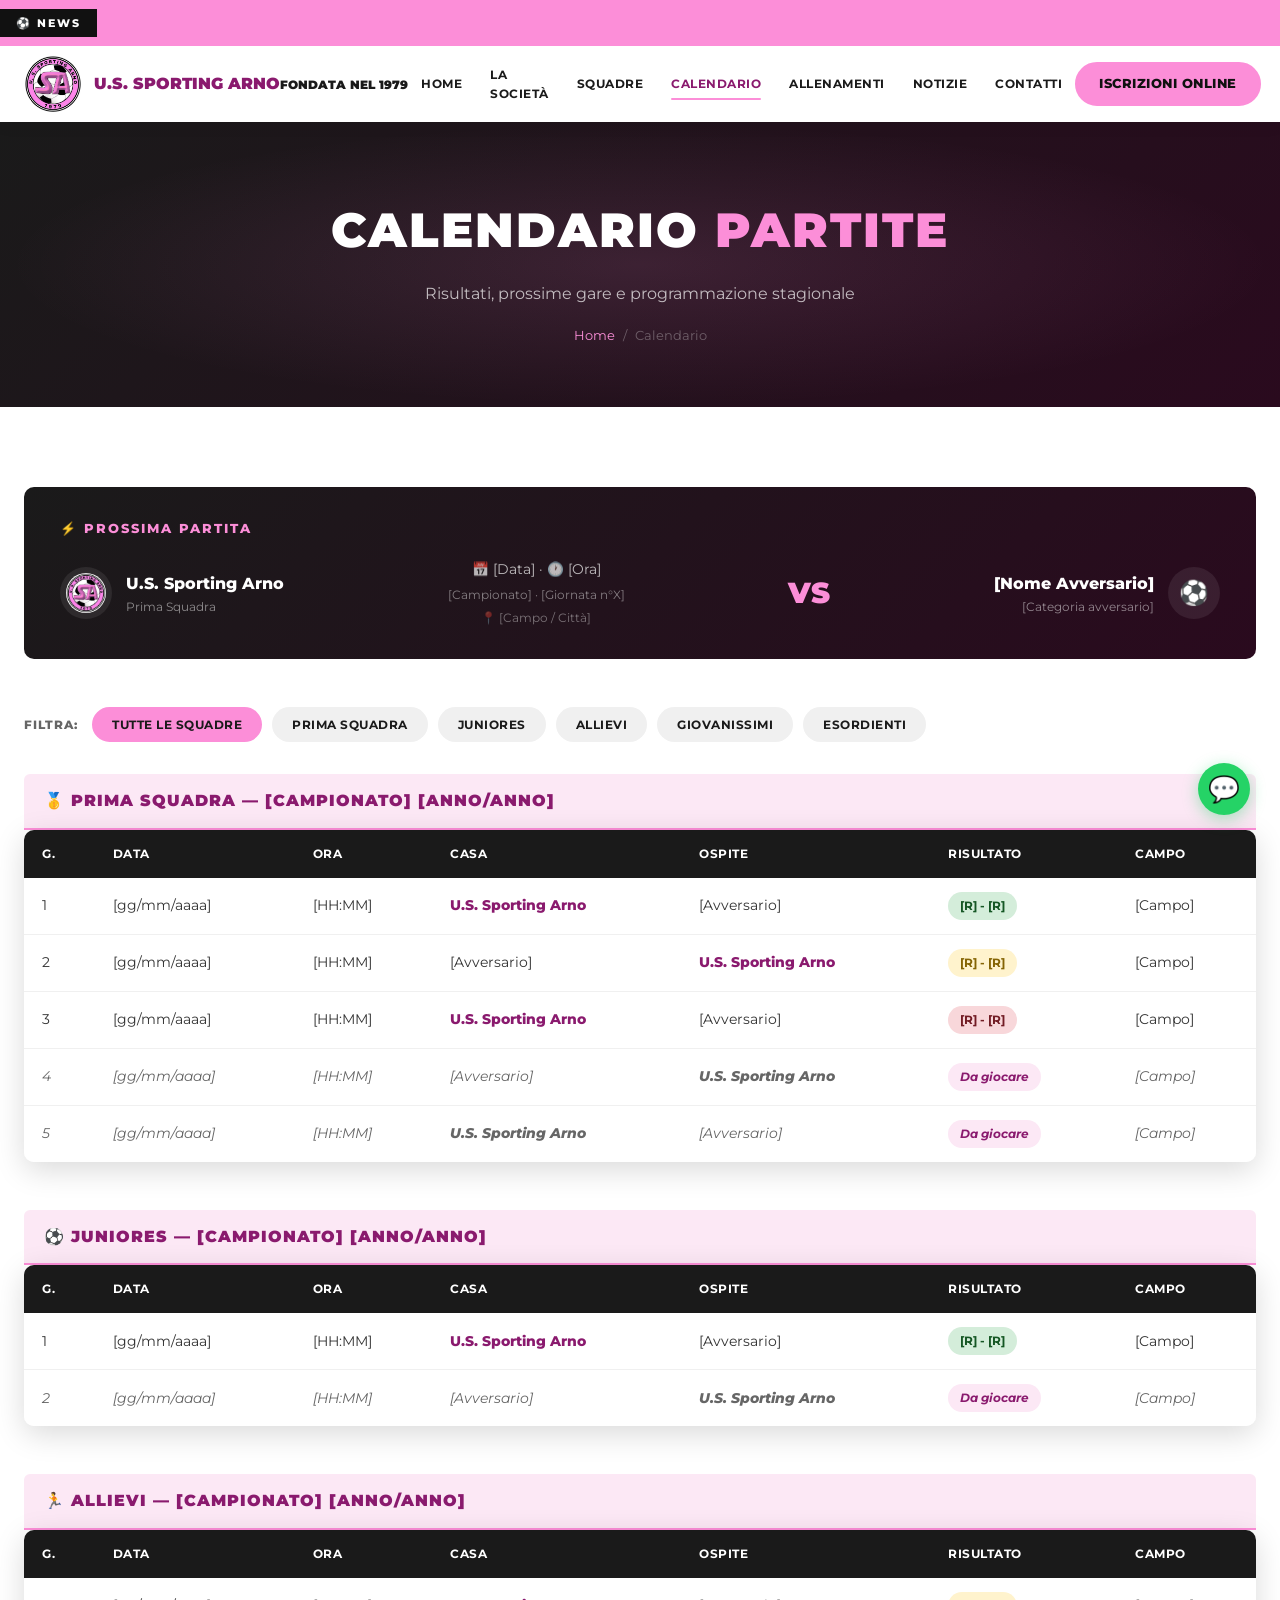
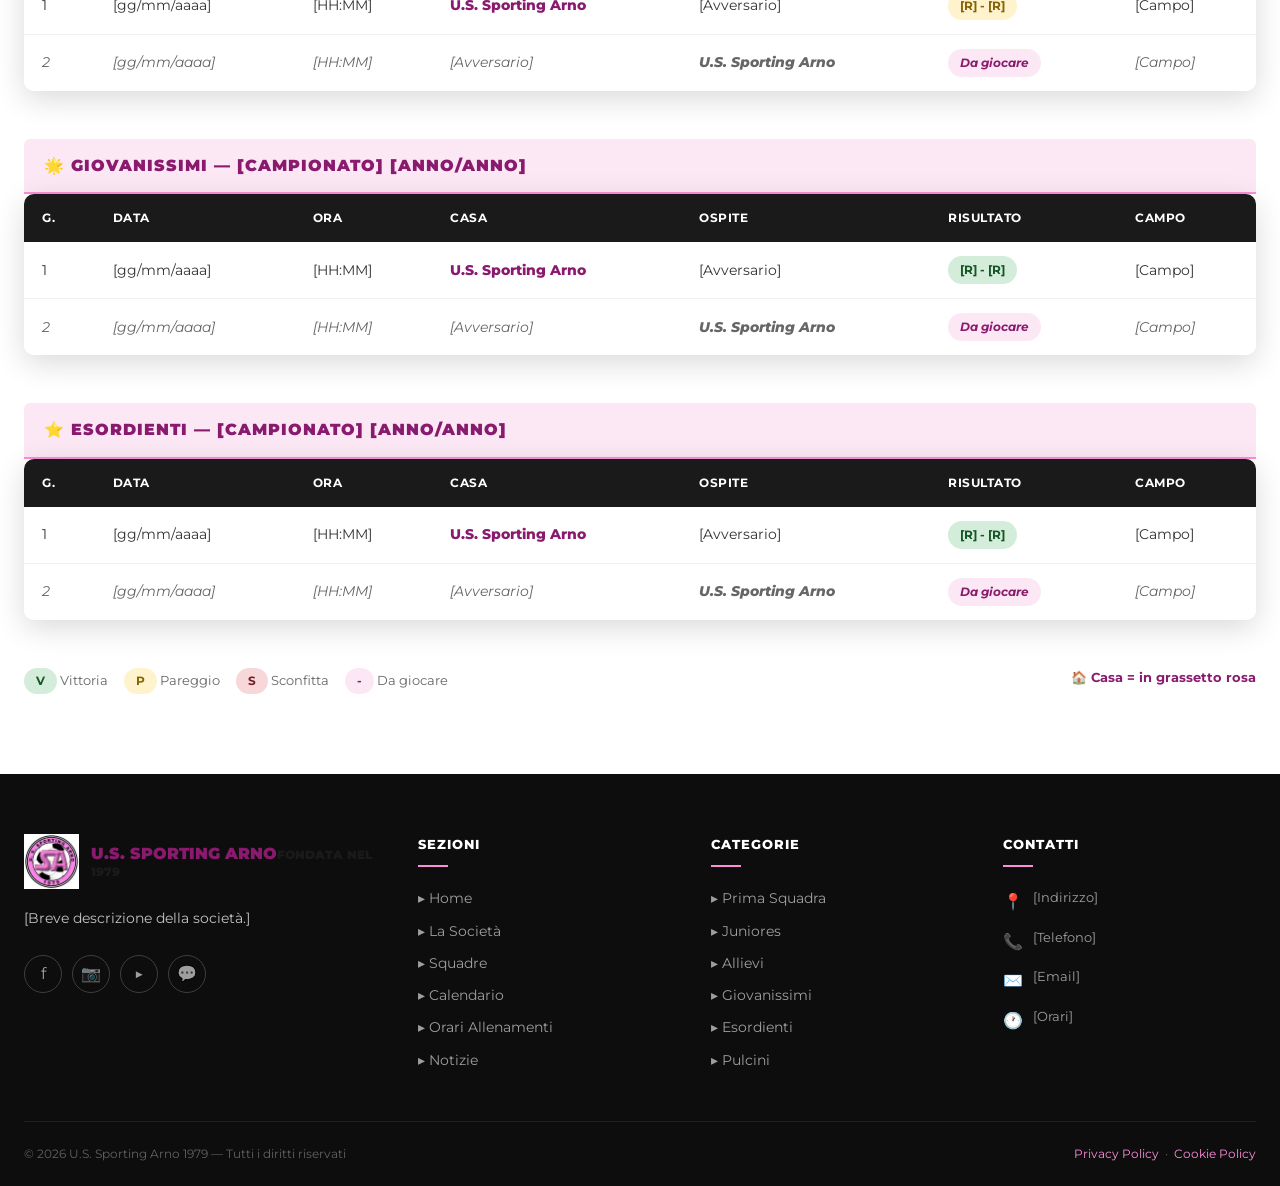
<file: us-sporting-arno/calendario.html>
<!DOCTYPE html>
<html lang="it">
<head>
  <meta charset="UTF-8">
  <meta name="viewport" content="width=device-width, initial-scale=1.0">
  <meta name="description" content="Calendario partite U.S. Sporting Arno 1979 — Risultati e prossime gare.">
  <title>Calendario Partite — U.S. Sporting Arno 1979</title>
  <link rel="icon" type="image/png" href="images/logo.png">
  <link rel="preconnect" href="https://fonts.googleapis.com">
  <link rel="preconnect" href="https://fonts.gstatic.com" crossorigin>
  <link href="https://fonts.googleapis.com/css2?family=Montserrat:ital,wght@0,400;0,600;0,700;0,800;0,900;1,400&display=swap" rel="stylesheet">
  <link rel="stylesheet" href="css/style.css">
  <link rel="stylesheet" href="css/responsive.css">
  <style>
    .filter-bar { display:flex; gap:10px; flex-wrap:wrap; margin-bottom:32px; align-items:center; }
    .filter-label { font-size:0.78rem; font-weight:800; text-transform:uppercase; letter-spacing:1px; color:var(--color-text-light); margin-right:4px; }
    .filter-btn { padding:8px 18px; border-radius:50px; font-size:0.78rem; font-weight:700; text-transform:uppercase; letter-spacing:0.5px; cursor:pointer; transition:var(--transition); background:var(--color-gray); color:var(--color-dark); border:2px solid transparent; }
    .filter-btn:hover, .filter-btn.active { background:var(--color-primary); border-color:var(--color-primary); color:var(--color-dark); }
    .prossima-section { background:linear-gradient(135deg, var(--color-dark), #2a0a1e); border-radius:var(--radius); padding:32px 36px; margin-bottom:48px; color:#fff; }
    .prossima-section h3 { font-size:0.8rem; font-weight:800; text-transform:uppercase; letter-spacing:2px; color:var(--color-primary); margin-bottom:20px; }
    .match-card { display:flex; align-items:center; justify-content:space-between; gap:20px; flex-wrap:wrap; }
    .match-team { display:flex; align-items:center; gap:14px; }
    .match-team-logo { width:52px; height:52px; background:rgba(255,255,255,0.08); border-radius:50%; display:flex; align-items:center; justify-content:center; font-size:1.5rem; }
    .match-team-name { font-size:1rem; font-weight:800; color:#fff; }
    .match-team-cat { font-size:0.75rem; color:rgba(255,255,255,0.5); }
    .match-vs { font-size:1.8rem; font-weight:900; color:var(--color-primary); }
    .match-info { text-align:center; }
    .match-info .date { font-size:0.85rem; color:rgba(255,255,255,0.7); margin-bottom:4px; }
    .match-info .comp { font-size:0.75rem; color:rgba(255,255,255,0.45); }
    .table-section { margin-bottom:48px; }
    .table-section h3 { font-size:1rem; font-weight:900; text-transform:uppercase; letter-spacing:1px; padding:14px 20px; background:var(--color-light2); border-radius:var(--radius-sm) var(--radius-sm) 0 0; color:var(--color-primary-deeper); border-bottom:2px solid var(--color-primary); margin-bottom:0; }
    td .team-name-cell { font-weight:700; }
    .match-home-cell { color:var(--color-primary-deeper); font-weight:800; }
    .score-cell { font-weight:900; font-size:1rem; color:var(--color-dark); }
    .upcoming-row td { color:var(--color-text-light); font-style:italic; }
  </style>
</head>
<body>

  <div class="ticker-wrap" role="marquee"><div class="ticker-inner"><div class="ticker-label">⚽ NEWS</div><div class="ticker-scroll"><div class="ticker-content"></div></div></div></div>

  <header class="site-header" role="banner">
    <div class="header-inner">
      <a href="index.html" class="site-logo"><img src="images/logo.png" alt="U.S. Sporting Arno 1979 Logo"><div class="logo-text"><span class="logo-name">U.S. Sporting Arno</span>Fondata nel 1979</div></a>
      <nav class="main-nav" role="navigation">
        <ul>
          <li><a href="index.html">Home</a></li><li><a href="societa.html">La Società</a></li><li><a href="squadre.html">Squadre</a></li>
          <li><a href="calendario.html" class="active">Calendario</a></li><li><a href="allenamenti.html">Allenamenti</a></li>
          <li><a href="notizie.html">Notizie</a></li><li><a href="contatti.html">Contatti</a></li>
        </ul>
      </nav>
      <div class="header-cta"><a href="iscrizioni.html" class="btn-cta">Iscrizioni Online</a></div>
      <button class="hamburger" aria-label="Apri menu" aria-expanded="false"><span></span><span></span><span></span></button>
    </div>
  </header>
  <nav class="mobile-nav" role="navigation">
    <a href="index.html">🏠 Home</a><a href="societa.html">🏟️ La Società</a><a href="squadre.html">👥 Squadre</a>
    <a href="calendario.html">📅 Calendario</a><a href="allenamenti.html">⏰ Allenamenti</a>
    <a href="notizie.html">📰 Notizie</a><a href="contatti.html">📞 Contatti</a>
    <a href="iscrizioni.html" class="btn-cta-mobile">⚽ Iscrizioni Online</a>
  </nav>

  <main role="main">
    <div class="page-hero">
      <div class="container">
        <h1>Calendario <span>Partite</span></h1>
        <p>Risultati, prossime gare e programmazione stagionale</p>
        <nav class="breadcrumb"><a href="index.html">Home</a><span>/</span><span>Calendario</span></nav>
      </div>
    </div>

    <section class="section" aria-label="Calendario partite">
      <div class="container">

        <!-- PROSSIMA PARTITA -->
        <div class="prossima-section fade-in">
          <h3>⚡ Prossima Partita</h3>
          <div class="match-card">
            <div class="match-team">
              <div class="match-team-logo"><img src="images/logo.png" alt="Sporting Arno" style="width:40px;height:40px;object-fit:contain;border-radius:50%;"></div>
              <div><p class="match-team-name">U.S. Sporting Arno</p><p class="match-team-cat">Prima Squadra</p></div>
            </div>
            <div>
              <div class="match-info"><p class="date">📅 [Data] · 🕐 [Ora]</p><p class="comp">[Campionato] · [Giornata n°X]</p><p style="font-size:0.75rem; color:rgba(255,255,255,0.4); margin-top:4px;">📍 [Campo / Città]</p></div>
            </div>
            <div class="match-vs">VS</div>
            <div class="match-team" style="flex-direction:row-reverse; text-align:right;">
              <div class="match-team-logo">⚽</div>
              <div><p class="match-team-name">[Nome Avversario]</p><p class="match-team-cat">[Categoria avversario]</p></div>
            </div>
          </div>
        </div>

        <!-- FILTRO SQUADRE -->
        <div class="filter-bar" role="group" aria-label="Filtra per squadra">
          <span class="filter-label">Filtra:</span>
          <button class="filter-btn active" data-filter="all">Tutte le squadre</button>
          <button class="filter-btn" data-filter="prima">Prima Squadra</button>
          <button class="filter-btn" data-filter="juniores">Juniores</button>
          <button class="filter-btn" data-filter="allievi">Allievi</button>
          <button class="filter-btn" data-filter="giovanissimi">Giovanissimi</button>
          <button class="filter-btn" data-filter="esordienti">Esordienti</button>
        </div>

        <!-- TABELLA PRIMA SQUADRA -->
        <div class="table-section fade-in" id="prima-section">
          <h3>🥇 Prima Squadra — [Campionato] [Anno/Anno]</h3>
          <div class="table-wrap">
            <table aria-label="Calendario Prima Squadra">
              <thead>
                <tr>
                  <th>G.</th><th>Data</th><th>Ora</th><th>Casa</th><th>Ospite</th>
                  <th>Risultato</th><th>Campo</th>
                </tr>
              </thead>
              <tbody>
                <tr data-team="prima">
                  <td>1</td><td>[gg/mm/aaaa]</td><td>[HH:MM]</td>
                  <td class="match-home-cell">U.S. Sporting Arno</td><td>[Avversario]</td>
                  <td><span class="match-result result-w">[R] - [R]</span></td><td>[Campo]</td>
                </tr>
                <tr data-team="prima">
                  <td>2</td><td>[gg/mm/aaaa]</td><td>[HH:MM]</td>
                  <td>[Avversario]</td><td class="match-home-cell">U.S. Sporting Arno</td>
                  <td><span class="match-result result-d">[R] - [R]</span></td><td>[Campo]</td>
                </tr>
                <tr data-team="prima">
                  <td>3</td><td>[gg/mm/aaaa]</td><td>[HH:MM]</td>
                  <td class="match-home-cell">U.S. Sporting Arno</td><td>[Avversario]</td>
                  <td><span class="match-result result-l">[R] - [R]</span></td><td>[Campo]</td>
                </tr>
                <tr data-team="prima" class="upcoming-row">
                  <td>4</td><td>[gg/mm/aaaa]</td><td>[HH:MM]</td>
                  <td>[Avversario]</td><td class="match-home-cell">U.S. Sporting Arno</td>
                  <td><span class="match-result result-p">Da giocare</span></td><td>[Campo]</td>
                </tr>
                <tr data-team="prima" class="upcoming-row">
                  <td>5</td><td>[gg/mm/aaaa]</td><td>[HH:MM]</td>
                  <td class="match-home-cell">U.S. Sporting Arno</td><td>[Avversario]</td>
                  <td><span class="match-result result-p">Da giocare</span></td><td>[Campo]</td>
                </tr>
              </tbody>
            </table>
          </div>
        </div>

        <!-- TABELLA JUNIORES -->
        <div class="table-section fade-in">
          <h3>⚽ Juniores — [Campionato] [Anno/Anno]</h3>
          <div class="table-wrap">
            <table aria-label="Calendario Juniores">
              <thead><tr><th>G.</th><th>Data</th><th>Ora</th><th>Casa</th><th>Ospite</th><th>Risultato</th><th>Campo</th></tr></thead>
              <tbody>
                <tr data-team="juniores"><td>1</td><td>[gg/mm/aaaa]</td><td>[HH:MM]</td><td class="match-home-cell">U.S. Sporting Arno</td><td>[Avversario]</td><td><span class="match-result result-w">[R] - [R]</span></td><td>[Campo]</td></tr>
                <tr data-team="juniores" class="upcoming-row"><td>2</td><td>[gg/mm/aaaa]</td><td>[HH:MM]</td><td>[Avversario]</td><td class="match-home-cell">U.S. Sporting Arno</td><td><span class="match-result result-p">Da giocare</span></td><td>[Campo]</td></tr>
              </tbody>
            </table>
          </div>
        </div>

        <!-- TABELLA ALLIEVI -->
        <div class="table-section fade-in">
          <h3>🏃 Allievi — [Campionato] [Anno/Anno]</h3>
          <div class="table-wrap">
            <table aria-label="Calendario Allievi">
              <thead><tr><th>G.</th><th>Data</th><th>Ora</th><th>Casa</th><th>Ospite</th><th>Risultato</th><th>Campo</th></tr></thead>
              <tbody>
                <tr data-team="allievi"><td>1</td><td>[gg/mm/aaaa]</td><td>[HH:MM]</td><td class="match-home-cell">U.S. Sporting Arno</td><td>[Avversario]</td><td><span class="match-result result-d">[R] - [R]</span></td><td>[Campo]</td></tr>
                <tr data-team="allievi" class="upcoming-row"><td>2</td><td>[gg/mm/aaaa]</td><td>[HH:MM]</td><td>[Avversario]</td><td class="match-home-cell">U.S. Sporting Arno</td><td><span class="match-result result-p">Da giocare</span></td><td>[Campo]</td></tr>
              </tbody>
            </table>
          </div>
        </div>

        <!-- TABELLA GIOVANISSIMI -->
        <div class="table-section fade-in">
          <h3>🌟 Giovanissimi — [Campionato] [Anno/Anno]</h3>
          <div class="table-wrap">
            <table aria-label="Calendario Giovanissimi">
              <thead><tr><th>G.</th><th>Data</th><th>Ora</th><th>Casa</th><th>Ospite</th><th>Risultato</th><th>Campo</th></tr></thead>
              <tbody>
                <tr data-team="giovanissimi"><td>1</td><td>[gg/mm/aaaa]</td><td>[HH:MM]</td><td class="match-home-cell">U.S. Sporting Arno</td><td>[Avversario]</td><td><span class="match-result result-w">[R] - [R]</span></td><td>[Campo]</td></tr>
                <tr data-team="giovanissimi" class="upcoming-row"><td>2</td><td>[gg/mm/aaaa]</td><td>[HH:MM]</td><td>[Avversario]</td><td class="match-home-cell">U.S. Sporting Arno</td><td><span class="match-result result-p">Da giocare</span></td><td>[Campo]</td></tr>
              </tbody>
            </table>
          </div>
        </div>

        <!-- TABELLA ESORDIENTI -->
        <div class="table-section fade-in">
          <h3>⭐ Esordienti — [Campionato] [Anno/Anno]</h3>
          <div class="table-wrap">
            <table aria-label="Calendario Esordienti">
              <thead><tr><th>G.</th><th>Data</th><th>Ora</th><th>Casa</th><th>Ospite</th><th>Risultato</th><th>Campo</th></tr></thead>
              <tbody>
                <tr data-team="esordienti"><td>1</td><td>[gg/mm/aaaa]</td><td>[HH:MM]</td><td class="match-home-cell">U.S. Sporting Arno</td><td>[Avversario]</td><td><span class="match-result result-w">[R] - [R]</span></td><td>[Campo]</td></tr>
                <tr data-team="esordienti" class="upcoming-row"><td>2</td><td>[gg/mm/aaaa]</td><td>[HH:MM]</td><td>[Avversario]</td><td class="match-home-cell">U.S. Sporting Arno</td><td><span class="match-result result-p">Da giocare</span></td><td>[Campo]</td></tr>
              </tbody>
            </table>
          </div>
        </div>

        <!-- LEGENDA -->
        <div style="display:flex; gap:16px; flex-wrap:wrap; margin-top:16px; font-size:0.8rem; color:var(--color-text-light);">
          <span><span class="match-result result-w" style="font-size:0.72rem;">V</span> Vittoria</span>
          <span><span class="match-result result-d" style="font-size:0.72rem;">P</span> Pareggio</span>
          <span><span class="match-result result-l" style="font-size:0.72rem;">S</span> Sconfitta</span>
          <span><span class="match-result result-p" style="font-size:0.72rem;">-</span> Da giocare</span>
          <span style="margin-left:auto; color:var(--color-primary-deeper); font-weight:700;">🏠 Casa = in grassetto rosa</span>
        </div>

      </div>
    </section>
  </main>

  <footer class="site-footer" role="contentinfo">
    <div class="container">
      <div class="footer-grid">
        <div class="footer-about"><div class="footer-logo"><img src="images/logo.png" alt="U.S. Sporting Arno 1979"><div class="logo-text"><span class="logo-name">U.S. Sporting Arno</span>Fondata nel 1979</div></div><p>[Breve descrizione della società.]</p><div class="footer-social"><a href="#" aria-label="Facebook">f</a><a href="#" aria-label="Instagram">📷</a><a href="#" aria-label="YouTube">▶</a><a href="#" aria-label="WhatsApp">💬</a></div></div>
        <div class="footer-col"><h4>Sezioni</h4><ul><li><a href="index.html">▸ Home</a></li><li><a href="societa.html">▸ La Società</a></li><li><a href="squadre.html">▸ Squadre</a></li><li><a href="calendario.html">▸ Calendario</a></li><li><a href="allenamenti.html">▸ Orari Allenamenti</a></li><li><a href="notizie.html">▸ Notizie</a></li></ul></div>
        <div class="footer-col"><h4>Categorie</h4><ul><li><a href="squadre.html">▸ Prima Squadra</a></li><li><a href="squadre.html">▸ Juniores</a></li><li><a href="squadre.html">▸ Allievi</a></li><li><a href="squadre.html">▸ Giovanissimi</a></li><li><a href="squadre.html">▸ Esordienti</a></li><li><a href="squadre.html">▸ Pulcini</a></li></ul></div>
        <div class="footer-col"><h4>Contatti</h4><div class="footer-contact-item"><span class="icon">📍</span><span>[Indirizzo]</span></div><div class="footer-contact-item"><span class="icon">📞</span><span>[Telefono]</span></div><div class="footer-contact-item"><span class="icon">✉️</span><span>[Email]</span></div><div class="footer-contact-item"><span class="icon">🕐</span><span>[Orari]</span></div></div>
      </div>
      <div class="footer-bottom"><span>© <span class="current-year"></span> U.S. Sporting Arno 1979 — Tutti i diritti riservati</span><span><a href="#">Privacy Policy</a> &nbsp;·&nbsp; <a href="#">Cookie Policy</a></span></div>
    </div>
  </footer>
  <a href="https://wa.me/[NUMERO]" class="whatsapp-float" aria-label="WhatsApp" target="_blank" rel="noopener">💬</a>
  <button id="backToTop" aria-label="Torna in cima">↑</button>
  <script src="js/ticker.js"></script><script src="js/menu.js"></script><script src="js/main.js"></script>
</body>
</html>
</file>
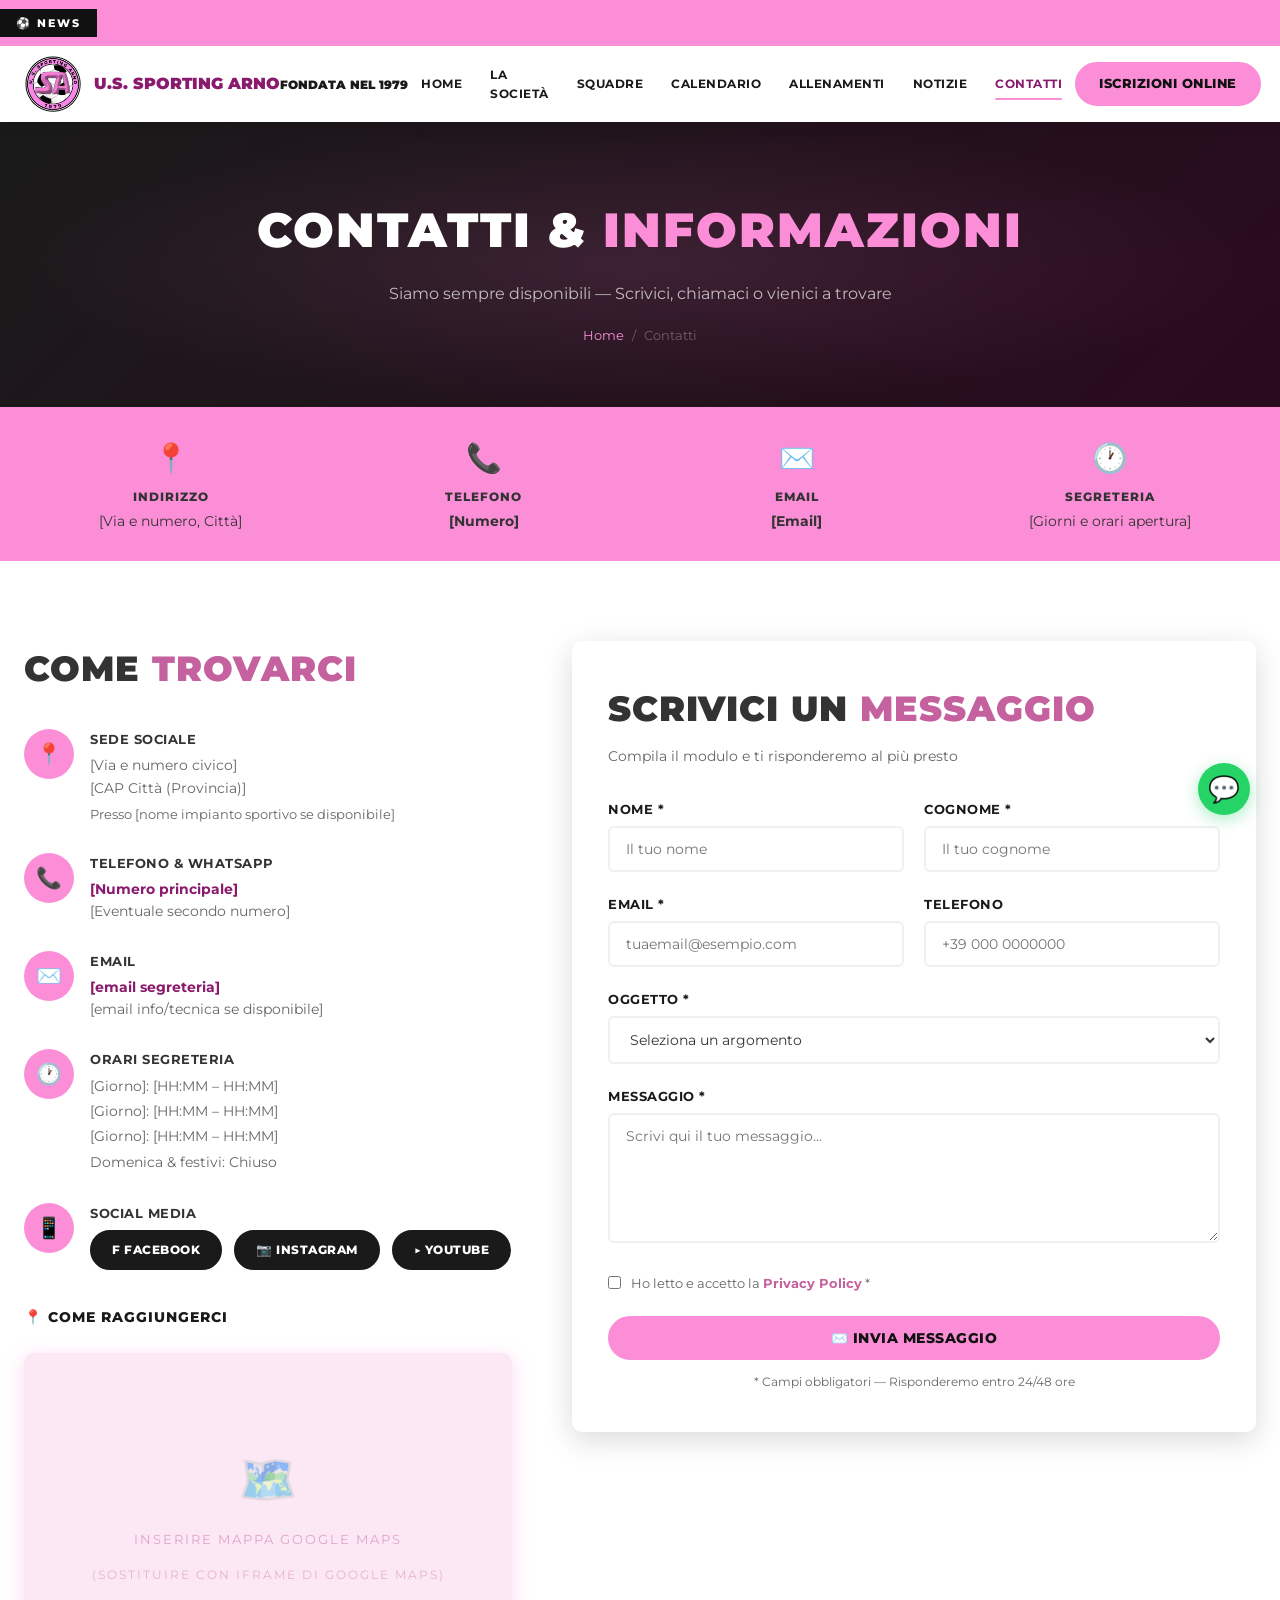
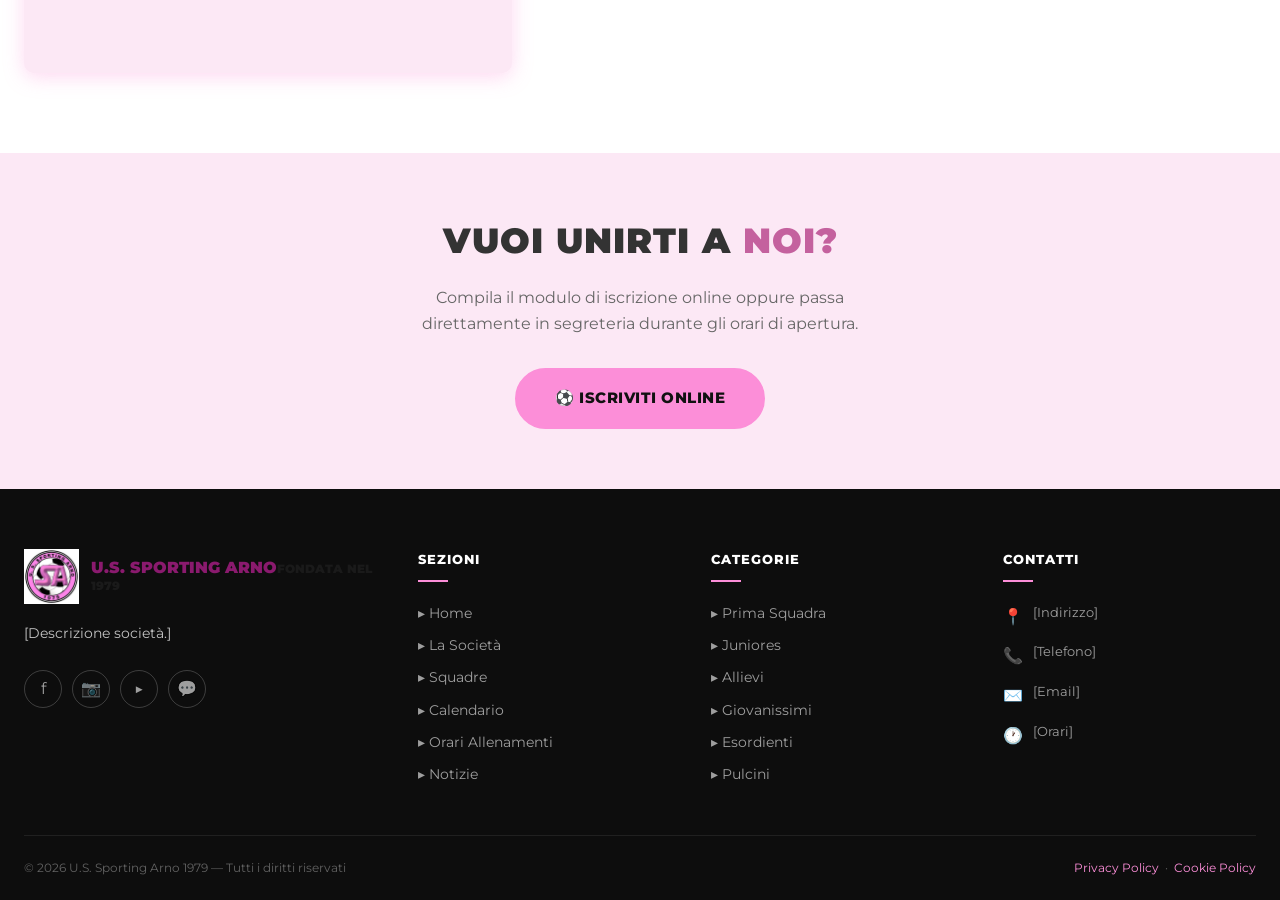
<file: us-sporting-arno/contatti.html>
<!DOCTYPE html>
<html lang="it">
<head>
  <meta charset="UTF-8">
  <meta name="viewport" content="width=device-width, initial-scale=1.0">
  <meta name="description" content="Contatta la U.S. Sporting Arno 1979 — Indirizzo, telefono, email e modulo di contatto.">
  <title>Contatti — U.S. Sporting Arno 1979</title>
  <link rel="icon" type="image/png" href="images/logo.png">
  <link rel="preconnect" href="https://fonts.googleapis.com">
  <link rel="preconnect" href="https://fonts.gstatic.com" crossorigin>
  <link href="https://fonts.googleapis.com/css2?family=Montserrat:ital,wght@0,400;0,600;0,700;0,800;0,900;1,400&display=swap" rel="stylesheet">
  <link rel="stylesheet" href="css/style.css">
  <link rel="stylesheet" href="css/responsive.css">
</head>
<body>

  <div class="ticker-wrap" role="marquee"><div class="ticker-inner"><div class="ticker-label">⚽ NEWS</div><div class="ticker-scroll"><div class="ticker-content"></div></div></div></div>

  <header class="site-header" role="banner">
    <div class="header-inner">
      <a href="index.html" class="site-logo"><img src="images/logo.png" alt="U.S. Sporting Arno 1979 Logo"><div class="logo-text"><span class="logo-name">U.S. Sporting Arno</span>Fondata nel 1979</div></a>
      <nav class="main-nav" role="navigation">
        <ul>
          <li><a href="index.html">Home</a></li><li><a href="societa.html">La Società</a></li><li><a href="squadre.html">Squadre</a></li>
          <li><a href="calendario.html">Calendario</a></li><li><a href="allenamenti.html">Allenamenti</a></li>
          <li><a href="notizie.html">Notizie</a></li><li><a href="contatti.html" class="active">Contatti</a></li>
        </ul>
      </nav>
      <div class="header-cta"><a href="iscrizioni.html" class="btn-cta">Iscrizioni Online</a></div>
      <button class="hamburger" aria-label="Apri menu" aria-expanded="false"><span></span><span></span><span></span></button>
    </div>
  </header>
  <nav class="mobile-nav" role="navigation">
    <a href="index.html">🏠 Home</a><a href="societa.html">🏟️ La Società</a><a href="squadre.html">👥 Squadre</a>
    <a href="calendario.html">📅 Calendario</a><a href="allenamenti.html">⏰ Allenamenti</a>
    <a href="notizie.html">📰 Notizie</a><a href="contatti.html">📞 Contatti</a>
    <a href="iscrizioni.html" class="btn-cta-mobile">⚽ Iscrizioni Online</a>
  </nav>

  <main role="main">
    <div class="page-hero">
      <div class="container">
        <h1>Contatti &amp; <span>Informazioni</span></h1>
        <p>Siamo sempre disponibili — Scrivici, chiamaci o vienici a trovare</p>
        <nav class="breadcrumb"><a href="index.html">Home</a><span>/</span><span>Contatti</span></nav>
      </div>
    </div>

    <!-- INFO RAPIDE TOP -->
    <div style="background:var(--color-primary); padding:28px 0;">
      <div class="container">
        <div style="display:grid; grid-template-columns:repeat(4,1fr); gap:20px; text-align:center;">
          <div>
            <div style="font-size:1.8rem; margin-bottom:6px;">📍</div>
            <p style="font-size:0.78rem; font-weight:800; text-transform:uppercase; letter-spacing:1px; margin-bottom:4px;">Indirizzo</p>
            <p style="font-size:0.85rem;">[Via e numero, Città]</p>
          </div>
          <div>
            <div style="font-size:1.8rem; margin-bottom:6px;">📞</div>
            <p style="font-size:0.78rem; font-weight:800; text-transform:uppercase; letter-spacing:1px; margin-bottom:4px;">Telefono</p>
            <p style="font-size:0.85rem;"><a href="tel:[numero]" style="font-weight:700;">[Numero]</a></p>
          </div>
          <div>
            <div style="font-size:1.8rem; margin-bottom:6px;">✉️</div>
            <p style="font-size:0.78rem; font-weight:800; text-transform:uppercase; letter-spacing:1px; margin-bottom:4px;">Email</p>
            <p style="font-size:0.85rem;"><a href="mailto:[email]" style="font-weight:700;">[Email]</a></p>
          </div>
          <div>
            <div style="font-size:1.8rem; margin-bottom:6px;">🕐</div>
            <p style="font-size:0.78rem; font-weight:800; text-transform:uppercase; letter-spacing:1px; margin-bottom:4px;">Segreteria</p>
            <p style="font-size:0.85rem;">[Giorni e orari apertura]</p>
          </div>
        </div>
      </div>
    </div>

    <section class="section">
      <div class="container">
        <div class="contact-grid">

          <!-- INFO CONTATTO -->
          <div>
            <h2 class="section-title" style="margin-bottom:32px;">Come <span>trovarci</span></h2>

            <div class="contact-info">
              <div class="contact-item">
                <div class="contact-icon">📍</div>
                <div>
                  <h4>Sede sociale</h4>
                  <p>[Via e numero civico]<br>[CAP Città (Provincia)]</p>
                  <p style="margin-top:4px; font-size:0.82rem; color:var(--color-text-light);">Presso [nome impianto sportivo se disponibile]</p>
                </div>
              </div>

              <div class="contact-item">
                <div class="contact-icon">📞</div>
                <div>
                  <h4>Telefono &amp; WhatsApp</h4>
                  <p><a href="tel:[numero]" style="font-weight:700; color:var(--color-primary-deeper);">[Numero principale]</a></p>
                  <p style="font-size:0.85rem; color:var(--color-text-light);">[Eventuale secondo numero]</p>
                </div>
              </div>

              <div class="contact-item">
                <div class="contact-icon">✉️</div>
                <div>
                  <h4>Email</h4>
                  <p><a href="mailto:[email]" style="font-weight:700; color:var(--color-primary-deeper);">[email segreteria]</a></p>
                  <p style="font-size:0.85rem; color:var(--color-text-light);">[email info/tecnica se disponibile]</p>
                </div>
              </div>

              <div class="contact-item">
                <div class="contact-icon">🕐</div>
                <div>
                  <h4>Orari segreteria</h4>
                  <p style="font-size:0.88rem; line-height:1.8;">
                    [Giorno]: [HH:MM – HH:MM]<br>
                    [Giorno]: [HH:MM – HH:MM]<br>
                    [Giorno]: [HH:MM – HH:MM]<br>
                    Domenica &amp; festivi: Chiuso
                  </p>
                </div>
              </div>

              <div class="contact-item">
                <div class="contact-icon">📱</div>
                <div>
                  <h4>Social media</h4>
                  <div style="display:flex; gap:12px; margin-top:6px; flex-wrap:wrap;">
                    <a href="#" class="btn btn-dark btn-sm">f Facebook</a>
                    <a href="#" class="btn btn-dark btn-sm">📷 Instagram</a>
                    <a href="#" class="btn btn-dark btn-sm">▶ YouTube</a>
                  </div>
                </div>
              </div>
            </div>

            <!-- MAPPA -->
            <div style="margin-top:36px;">
              <h3 style="font-size:0.9rem; font-weight:800; text-transform:uppercase; letter-spacing:1px; margin-bottom:16px; color:var(--color-dark);">📍 Come raggiungerci</h3>
              <!--
                💡 Per aggiungere Google Maps:
                1. Vai su maps.google.com
                2. Cerca l'indirizzo della società
                3. Clicca "Condividi" → "Incorpora mappa"
                4. Copia il codice iframe e sostituiscilo qui sotto
              -->
              <div class="map-placeholder">
                <span class="icon">🗺️</span>
                <p>Inserire mappa Google Maps</p>
                <p style="font-size:0.72rem; opacity:0.4; margin-top:4px;">(sostituire con iframe di Google Maps)</p>
              </div>
              <!-- ESEMPIO iframe reale (decommentare e personalizzare):
              <iframe
                src="https://www.google.com/maps/embed?pb=!1m18!1m12!..."
                class="map-frame"
                allowfullscreen="" loading="lazy"
                referrerpolicy="no-referrer-when-downgrade"
                title="Posizione U.S. Sporting Arno">
              </iframe>
              -->
            </div>
          </div>

          <!-- FORM DI CONTATTO -->
          <div>
            <div style="background:#fff; border-radius:var(--radius); box-shadow:var(--shadow-dark); padding:40px 36px;">
              <h2 class="section-title" style="margin-bottom:8px;">Scrivici un <span>messaggio</span></h2>
              <p style="font-size:0.88rem; color:var(--color-text-light); margin-bottom:32px;">Compila il modulo e ti risponderemo al più presto</p>

              <form id="contactForm" novalidate>
                <div class="form-grid">
                  <div class="form-group">
                    <label class="form-label" for="nome">Nome *</label>
                    <input type="text" id="nome" name="nome" class="form-control" placeholder="Il tuo nome" required>
                  </div>
                  <div class="form-group">
                    <label class="form-label" for="cognome">Cognome *</label>
                    <input type="text" id="cognome" name="cognome" class="form-control" placeholder="Il tuo cognome" required>
                  </div>
                </div>

                <div class="form-grid">
                  <div class="form-group">
                    <label class="form-label" for="email">Email *</label>
                    <input type="email" id="email" name="email" class="form-control" placeholder="tuaemail@esempio.com" required>
                  </div>
                  <div class="form-group">
                    <label class="form-label" for="telefono">Telefono</label>
                    <input type="tel" id="telefono" name="telefono" class="form-control" placeholder="+39 000 0000000">
                  </div>
                </div>

                <div class="form-group">
                  <label class="form-label" for="oggetto">Oggetto *</label>
                  <select id="oggetto" name="oggetto" class="form-control" required>
                    <option value="" disabled selected>Seleziona un argomento</option>
                    <option value="iscrizioni">Iscrizioni</option>
                    <option value="info-tecnica">Informazioni tecniche</option>
                    <option value="sponsor">Sponsorizzazioni</option>
                    <option value="media">Media &amp; Stampa</option>
                    <option value="altro">Altro</option>
                  </select>
                </div>

                <div class="form-group">
                  <label class="form-label" for="messaggio">Messaggio *</label>
                  <textarea id="messaggio" name="messaggio" class="form-control" placeholder="Scrivi qui il tuo messaggio..." required></textarea>
                </div>

                <div class="form-group">
                  <label style="display:flex; align-items:flex-start; gap:10px; cursor:pointer; font-size:0.82rem; color:var(--color-text-light);">
                    <input type="checkbox" name="privacy" required style="margin-top:3px; accent-color:var(--color-primary);">
                    <span>Ho letto e accetto la <a href="#" style="color:var(--color-primary-dark); font-weight:700;">Privacy Policy</a> *</span>
                  </label>
                </div>

                <button type="submit" class="btn btn-primary" style="width:100%; justify-content:center;">
                  ✉️ Invia messaggio
                </button>
                <p class="form-note" style="text-align:center; margin-top:12px;">* Campi obbligatori — Risponderemo entro 24/48 ore</p>
              </form>
            </div>
          </div>

        </div>
      </div>
    </section>

    <!-- CTA ISCRIZIONI -->
    <section style="background:var(--color-light2); padding:60px 0;">
      <div class="container" style="text-align:center;">
        <h2 class="section-title" style="margin-bottom:16px;">Vuoi unirti a <span>noi?</span></h2>
        <p style="color:var(--color-text-light); max-width:500px; margin:0 auto 32px;">Compila il modulo di iscrizione online oppure passa direttamente in segreteria durante gli orari di apertura.</p>
        <a href="iscrizioni.html" class="btn btn-primary btn-lg">⚽ Iscriviti online</a>
      </div>
    </section>

  </main>

  <footer class="site-footer" role="contentinfo">
    <div class="container">
      <div class="footer-grid">
        <div class="footer-about"><div class="footer-logo"><img src="images/logo.png" alt="U.S. Sporting Arno 1979"><div class="logo-text"><span class="logo-name">U.S. Sporting Arno</span>Fondata nel 1979</div></div><p>[Descrizione società.]</p><div class="footer-social"><a href="#" aria-label="Facebook">f</a><a href="#" aria-label="Instagram">📷</a><a href="#" aria-label="YouTube">▶</a><a href="#" aria-label="WhatsApp">💬</a></div></div>
        <div class="footer-col"><h4>Sezioni</h4><ul><li><a href="index.html">▸ Home</a></li><li><a href="societa.html">▸ La Società</a></li><li><a href="squadre.html">▸ Squadre</a></li><li><a href="calendario.html">▸ Calendario</a></li><li><a href="allenamenti.html">▸ Orari Allenamenti</a></li><li><a href="notizie.html">▸ Notizie</a></li></ul></div>
        <div class="footer-col"><h4>Categorie</h4><ul><li><a href="squadre.html">▸ Prima Squadra</a></li><li><a href="squadre.html">▸ Juniores</a></li><li><a href="squadre.html">▸ Allievi</a></li><li><a href="squadre.html">▸ Giovanissimi</a></li><li><a href="squadre.html">▸ Esordienti</a></li><li><a href="squadre.html">▸ Pulcini</a></li></ul></div>
        <div class="footer-col"><h4>Contatti</h4><div class="footer-contact-item"><span class="icon">📍</span><span>[Indirizzo]</span></div><div class="footer-contact-item"><span class="icon">📞</span><span>[Telefono]</span></div><div class="footer-contact-item"><span class="icon">✉️</span><span>[Email]</span></div><div class="footer-contact-item"><span class="icon">🕐</span><span>[Orari]</span></div></div>
      </div>
      <div class="footer-bottom"><span>© <span class="current-year"></span> U.S. Sporting Arno 1979 — Tutti i diritti riservati</span><span><a href="#">Privacy Policy</a> &nbsp;·&nbsp; <a href="#">Cookie Policy</a></span></div>
    </div>
  </footer>
  <a href="https://wa.me/[NUMERO]" class="whatsapp-float" aria-label="WhatsApp" target="_blank" rel="noopener">💬</a>
  <button id="backToTop" aria-label="Torna in cima">↑</button>
  <script src="js/ticker.js"></script><script src="js/menu.js"></script><script src="js/main.js"></script>
</body>
</html>
</file>
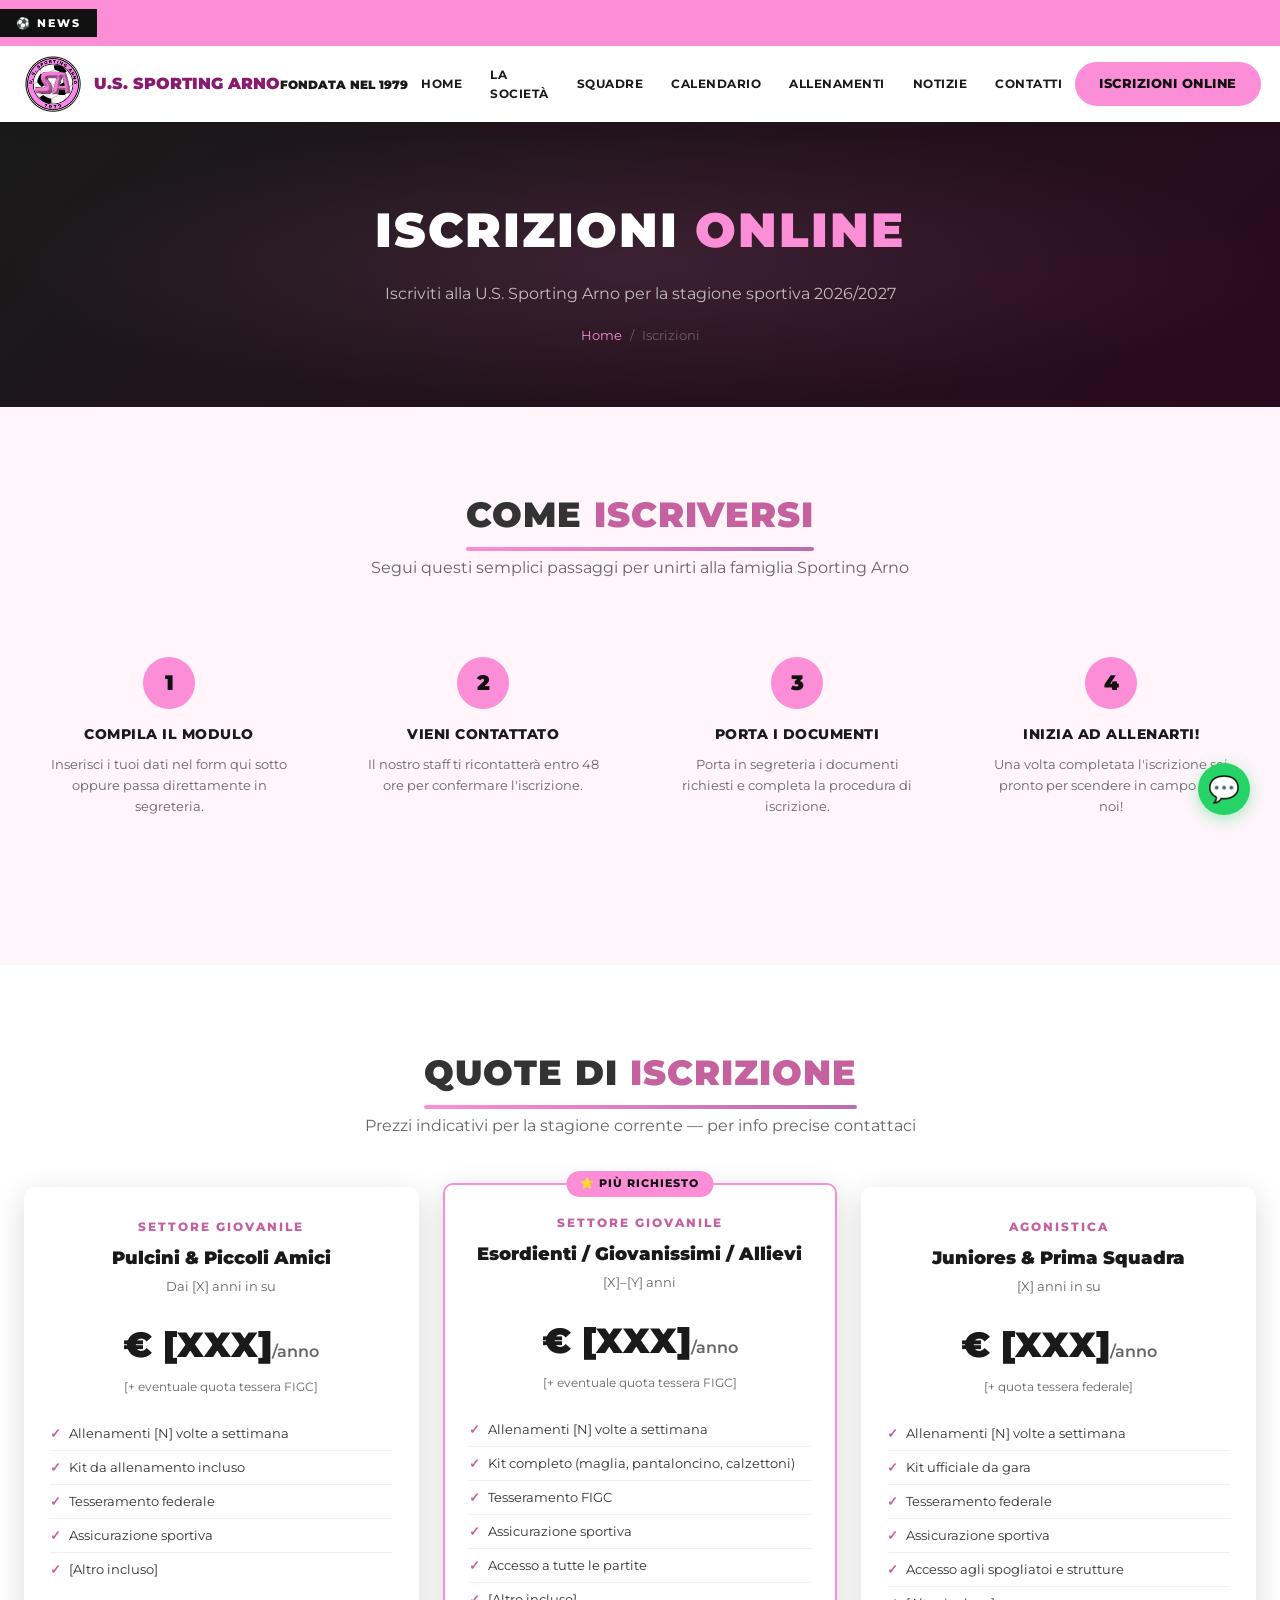
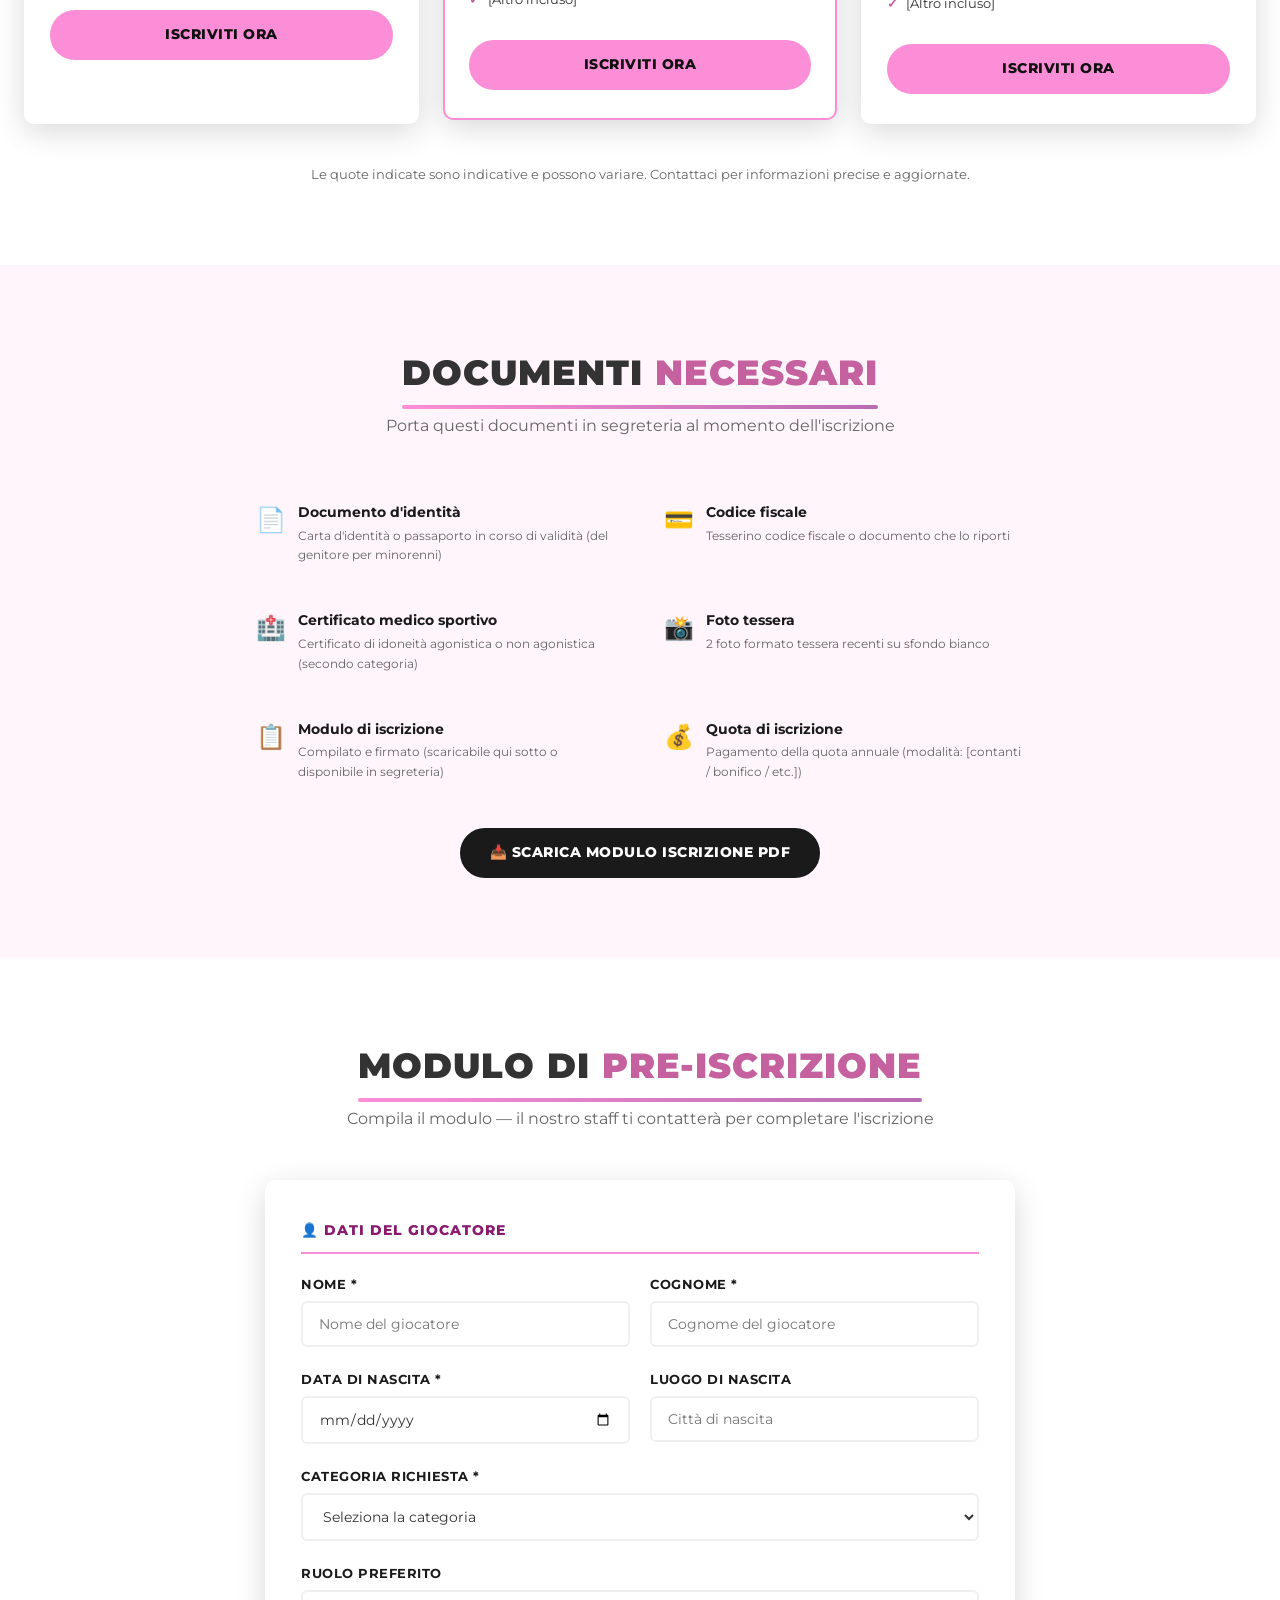
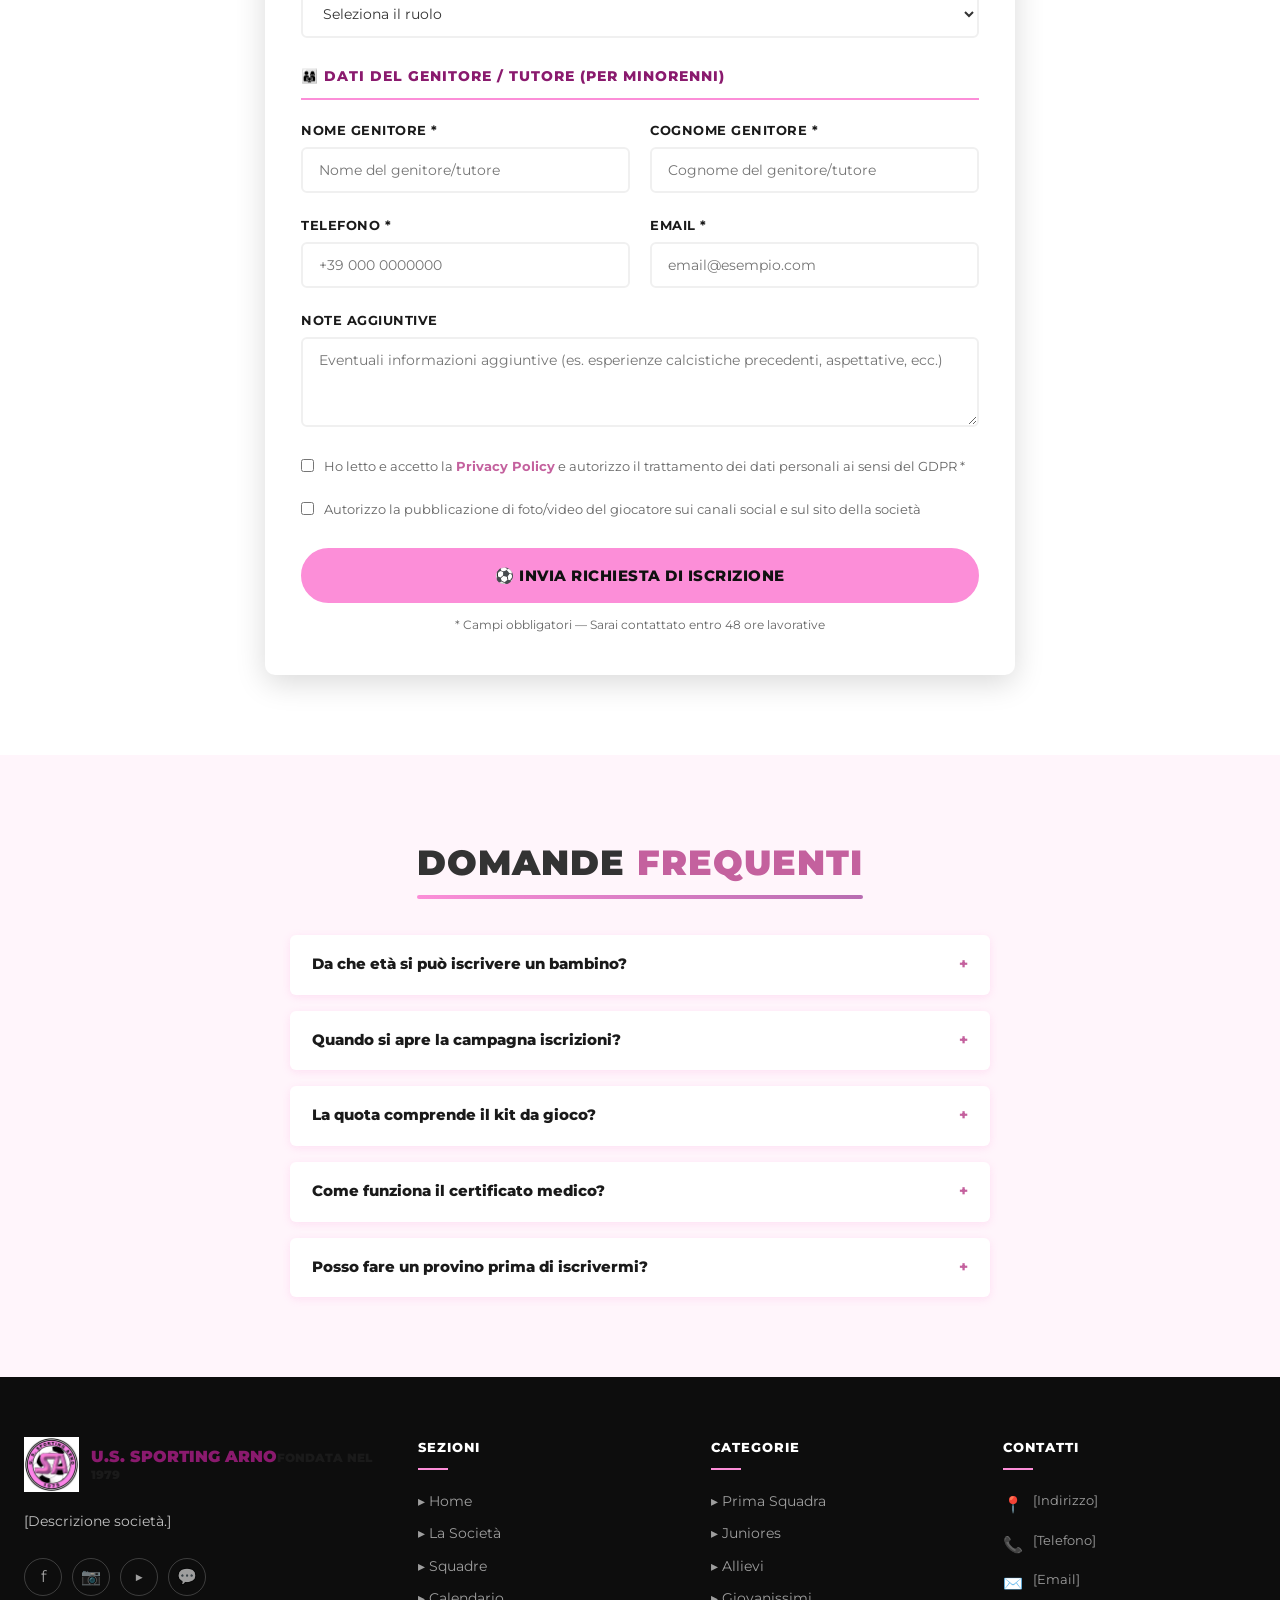
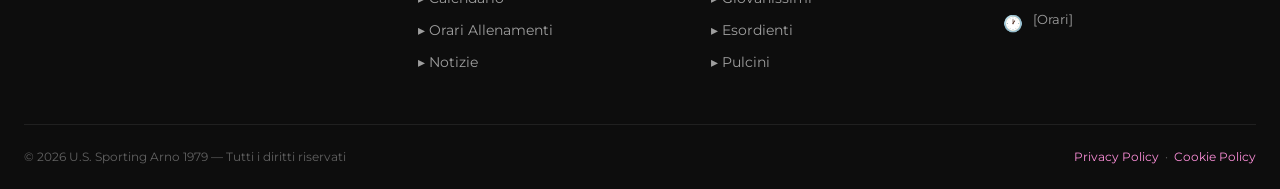
<file: us-sporting-arno/iscrizioni.html>
<!DOCTYPE html>
<html lang="it">
<head>
  <meta charset="UTF-8">
  <meta name="viewport" content="width=device-width, initial-scale=1.0">
  <meta name="description" content="Iscrizioni online U.S. Sporting Arno 1979 — Iscriviti alla nostra scuola calcio o alle categorie agonistiche.">
  <title>Iscrizioni Online — U.S. Sporting Arno 1979</title>
  <link rel="icon" type="image/png" href="images/logo.png">
  <link rel="preconnect" href="https://fonts.googleapis.com">
  <link rel="preconnect" href="https://fonts.gstatic.com" crossorigin>
  <link href="https://fonts.googleapis.com/css2?family=Montserrat:ital,wght@0,400;0,600;0,700;0,800;0,900;1,400&display=swap" rel="stylesheet">
  <link rel="stylesheet" href="css/style.css">
  <link rel="stylesheet" href="css/responsive.css">
  <style>
    .steps-grid { display:grid; grid-template-columns:repeat(4,1fr); gap:24px; margin:40px 0; }
    .step-card { text-align:center; padding:28px 20px; }
    .step-number { width:52px; height:52px; border-radius:50%; background:var(--color-primary); color:var(--color-black); font-size:1.3rem; font-weight:900; display:flex; align-items:center; justify-content:center; margin:0 auto 14px; }
    .step-card h3 { font-size:0.9rem; font-weight:800; text-transform:uppercase; letter-spacing:0.5px; margin-bottom:8px; color:var(--color-dark); }
    .step-card p { font-size:0.82rem; color:var(--color-text-light); line-height:1.6; }
    .fee-grid { display:grid; grid-template-columns:repeat(3,1fr); gap:24px; margin:40px 0; }
    .fee-card { background:#fff; border-radius:var(--radius); box-shadow:var(--shadow-dark); padding:28px 24px; text-align:center; transition:var(--transition); border:2px solid transparent; }
    .fee-card:hover, .fee-card.featured { border-color:var(--color-primary); transform:translateY(-4px); }
    .fee-card.featured { position:relative; }
    .fee-badge-top { position:absolute; top:-14px; left:50%; transform:translateX(-50%); background:var(--color-primary); color:var(--color-black); font-size:0.7rem; font-weight:800; text-transform:uppercase; letter-spacing:1px; padding:4px 14px; border-radius:50px; white-space:nowrap; }
    .fee-category { font-size:0.75rem; font-weight:800; text-transform:uppercase; letter-spacing:2px; color:var(--color-primary-dark); margin-bottom:8px; }
    .fee-name { font-size:1.1rem; font-weight:900; color:var(--color-dark); margin-bottom:4px; }
    .fee-age { font-size:0.82rem; color:var(--color-text-light); margin-bottom:20px; }
    .fee-price { font-size:2.2rem; font-weight:900; color:var(--color-dark); margin-bottom:4px; }
    .fee-price span { font-size:1rem; font-weight:600; color:var(--color-text-light); }
    .fee-note { font-size:0.78rem; color:var(--color-text-light); margin-bottom:20px; }
    .fee-features { list-style:none; text-align:left; margin-bottom:24px; }
    .fee-features li { font-size:0.82rem; padding:6px 0; border-bottom:1px solid var(--color-gray); display:flex; align-items:center; gap:8px; }
    .fee-features li:last-child { border-bottom:none; }
    .fee-features li::before { content:'✓'; color:var(--color-primary-dark); font-weight:800; }
    .docs-grid { display:grid; grid-template-columns:1fr 1fr; gap:16px; margin-top:32px; }
    .doc-item { display:flex; align-items:flex-start; gap:12px; padding:14px 16px; background:var(--color-light); border-radius:var(--radius-sm); }
    .doc-icon { font-size:1.5rem; flex-shrink:0; }
    .doc-name { font-weight:700; font-size:0.88rem; color:var(--color-dark); }
    .doc-note { font-size:0.78rem; color:var(--color-text-light); margin-top:2px; }
    @media(max-width:900px){ .steps-grid{grid-template-columns:repeat(2,1fr);} .fee-grid{grid-template-columns:1fr;} .docs-grid{grid-template-columns:1fr;} }
    @media(max-width:480px){ .steps-grid{grid-template-columns:1fr;} }
  </style>
</head>
<body>

  <div class="ticker-wrap" role="marquee"><div class="ticker-inner"><div class="ticker-label">⚽ NEWS</div><div class="ticker-scroll"><div class="ticker-content"></div></div></div></div>

  <header class="site-header" role="banner">
    <div class="header-inner">
      <a href="index.html" class="site-logo"><img src="images/logo.png" alt="U.S. Sporting Arno 1979 Logo"><div class="logo-text"><span class="logo-name">U.S. Sporting Arno</span>Fondata nel 1979</div></a>
      <nav class="main-nav" role="navigation">
        <ul>
          <li><a href="index.html">Home</a></li><li><a href="societa.html">La Società</a></li><li><a href="squadre.html">Squadre</a></li>
          <li><a href="calendario.html">Calendario</a></li><li><a href="allenamenti.html">Allenamenti</a></li>
          <li><a href="notizie.html">Notizie</a></li><li><a href="contatti.html">Contatti</a></li>
        </ul>
      </nav>
      <div class="header-cta"><a href="iscrizioni.html" class="btn-cta">Iscrizioni Online</a></div>
      <button class="hamburger" aria-label="Apri menu" aria-expanded="false"><span></span><span></span><span></span></button>
    </div>
  </header>
  <nav class="mobile-nav" role="navigation">
    <a href="index.html">🏠 Home</a><a href="societa.html">🏟️ La Società</a><a href="squadre.html">👥 Squadre</a>
    <a href="calendario.html">📅 Calendario</a><a href="allenamenti.html">⏰ Allenamenti</a>
    <a href="notizie.html">📰 Notizie</a><a href="contatti.html">📞 Contatti</a>
    <a href="iscrizioni.html" class="btn-cta-mobile">⚽ Iscrizioni Online</a>
  </nav>

  <main role="main">
    <div class="page-hero">
      <div class="container">
        <h1>Iscrizioni <span>Online</span></h1>
        <p>Iscriviti alla U.S. Sporting Arno per la stagione sportiva <span class="current-year"></span>/<span id="nextYear"></span></p>
        <nav class="breadcrumb"><a href="index.html">Home</a><span>/</span><span>Iscrizioni</span></nav>
      </div>
    </div>

    <!-- COME ISCRIVERSI -->
    <section class="section section-alt">
      <div class="container">
        <div class="section-header">
          <h2 class="section-title title-underline">Come <span>iscriversi</span></h2>
          <p class="section-subtitle">Segui questi semplici passaggi per unirti alla famiglia Sporting Arno</p>
        </div>
        <div class="steps-grid">
          <div class="step-card fade-in">
            <div class="step-number">1</div>
            <h3>Compila il modulo</h3>
            <p>Inserisci i tuoi dati nel form qui sotto oppure passa direttamente in segreteria.</p>
          </div>
          <div class="step-card fade-in">
            <div class="step-number">2</div>
            <h3>Vieni contattato</h3>
            <p>Il nostro staff ti ricontatterà entro 48 ore per confermare l'iscrizione.</p>
          </div>
          <div class="step-card fade-in">
            <div class="step-number">3</div>
            <h3>Porta i documenti</h3>
            <p>Porta in segreteria i documenti richiesti e completa la procedura di iscrizione.</p>
          </div>
          <div class="step-card fade-in">
            <div class="step-number">4</div>
            <h3>Inizia ad allenarti!</h3>
            <p>Una volta completata l'iscrizione sei pronto per scendere in campo con noi!</p>
          </div>
        </div>
      </div>
    </section>

    <!-- QUOTE DI ISCRIZIONE -->
    <section class="section">
      <div class="container">
        <div class="section-header">
          <h2 class="section-title title-underline">Quote di <span>iscrizione</span></h2>
          <p class="section-subtitle">Prezzi indicativi per la stagione corrente — per info precise contattaci</p>
        </div>
        <div class="fee-grid">
          <div class="fee-card fade-in">
            <p class="fee-category">Settore Giovanile</p>
            <h3 class="fee-name">Pulcini &amp; Piccoli Amici</h3>
            <p class="fee-age">Dai [X] anni in su</p>
            <div class="fee-price">€ [XXX]<span>/anno</span></div>
            <p class="fee-note">[+ eventuale quota tessera FIGC]</p>
            <ul class="fee-features">
              <li>Allenamenti [N] volte a settimana</li>
              <li>Kit da allenamento incluso</li>
              <li>Tesseramento federale</li>
              <li>Assicurazione sportiva</li>
              <li>[Altro incluso]</li>
            </ul>
            <a href="#form-iscrizione" class="btn btn-primary" style="width:100%; justify-content:center;">Iscriviti ora</a>
          </div>

          <div class="fee-card featured fade-in">
            <span class="fee-badge-top">⭐ Più richiesto</span>
            <p class="fee-category">Settore Giovanile</p>
            <h3 class="fee-name">Esordienti / Giovanissimi / Allievi</h3>
            <p class="fee-age">[X]–[Y] anni</p>
            <div class="fee-price">€ [XXX]<span>/anno</span></div>
            <p class="fee-note">[+ eventuale quota tessera FIGC]</p>
            <ul class="fee-features">
              <li>Allenamenti [N] volte a settimana</li>
              <li>Kit completo (maglia, pantaloncino, calzettoni)</li>
              <li>Tesseramento FIGC</li>
              <li>Assicurazione sportiva</li>
              <li>Accesso a tutte le partite</li>
              <li>[Altro incluso]</li>
            </ul>
            <a href="#form-iscrizione" class="btn btn-primary" style="width:100%; justify-content:center;">Iscriviti ora</a>
          </div>

          <div class="fee-card fade-in">
            <p class="fee-category">Agonistica</p>
            <h3 class="fee-name">Juniores &amp; Prima Squadra</h3>
            <p class="fee-age">[X] anni in su</p>
            <div class="fee-price">€ [XXX]<span>/anno</span></div>
            <p class="fee-note">[+ quota tessera federale]</p>
            <ul class="fee-features">
              <li>Allenamenti [N] volte a settimana</li>
              <li>Kit ufficiale da gara</li>
              <li>Tesseramento federale</li>
              <li>Assicurazione sportiva</li>
              <li>Accesso agli spogliatoi e strutture</li>
              <li>[Altro incluso]</li>
            </ul>
            <a href="#form-iscrizione" class="btn btn-primary" style="width:100%; justify-content:center;">Iscriviti ora</a>
          </div>
        </div>
        <p style="text-align:center; font-size:0.82rem; color:var(--color-text-light); margin-top:16px;">Le quote indicate sono indicative e possono variare. Contattaci per informazioni precise e aggiornate.</p>
      </div>
    </section>

    <!-- DOCUMENTI NECESSARI -->
    <section class="section section-alt">
      <div class="container">
        <div style="max-width:800px; margin:0 auto;">
          <div class="section-header">
            <h2 class="section-title title-underline">Documenti <span>necessari</span></h2>
            <p class="section-subtitle">Porta questi documenti in segreteria al momento dell'iscrizione</p>
          </div>
          <div class="docs-grid fade-in">
            <div class="doc-item"><span class="doc-icon">📄</span><div><p class="doc-name">Documento d'identità</p><p class="doc-note">Carta d'identità o passaporto in corso di validità (del genitore per minorenni)</p></div></div>
            <div class="doc-item"><span class="doc-icon">💳</span><div><p class="doc-name">Codice fiscale</p><p class="doc-note">Tesserino codice fiscale o documento che lo riporti</p></div></div>
            <div class="doc-item"><span class="doc-icon">🏥</span><div><p class="doc-name">Certificato medico sportivo</p><p class="doc-note">Certificato di idoneità agonistica o non agonistica (secondo categoria)</p></div></div>
            <div class="doc-item"><span class="doc-icon">📸</span><div><p class="doc-name">Foto tessera</p><p class="doc-note">2 foto formato tessera recenti su sfondo bianco</p></div></div>
            <div class="doc-item"><span class="doc-icon">📋</span><div><p class="doc-name">Modulo di iscrizione</p><p class="doc-note">Compilato e firmato (scaricabile qui sotto o disponibile in segreteria)</p></div></div>
            <div class="doc-item"><span class="doc-icon">💰</span><div><p class="doc-name">Quota di iscrizione</p><p class="doc-note">Pagamento della quota annuale (modalità: [contanti / bonifico / etc.])</p></div></div>
          </div>
          <div style="text-align:center; margin-top:32px;">
            <a href="#" class="btn btn-dark">📥 Scarica modulo iscrizione PDF</a>
          </div>
        </div>
      </div>
    </section>

    <!-- MODULO ONLINE -->
    <section class="section" id="form-iscrizione">
      <div class="container">
        <div style="max-width:750px; margin:0 auto;">
          <div class="section-header">
            <h2 class="section-title title-underline">Modulo di <span>pre-iscrizione</span></h2>
            <p class="section-subtitle">Compila il modulo — il nostro staff ti contatterà per completare l'iscrizione</p>
          </div>

          <div style="background:#fff; border-radius:var(--radius); box-shadow:var(--shadow-dark); padding:40px 36px;" class="fade-in">
            <form id="registrationForm" novalidate>

              <h3 style="font-size:0.85rem; font-weight:800; text-transform:uppercase; letter-spacing:1px; color:var(--color-primary-deeper); margin-bottom:20px; padding-bottom:10px; border-bottom:2px solid var(--color-primary);">👤 Dati del giocatore</h3>

              <div class="form-grid">
                <div class="form-group">
                  <label class="form-label" for="giocatore-nome">Nome *</label>
                  <input type="text" id="giocatore-nome" name="giocatore-nome" class="form-control" placeholder="Nome del giocatore" required>
                </div>
                <div class="form-group">
                  <label class="form-label" for="giocatore-cognome">Cognome *</label>
                  <input type="text" id="giocatore-cognome" name="giocatore-cognome" class="form-control" placeholder="Cognome del giocatore" required>
                </div>
              </div>

              <div class="form-grid">
                <div class="form-group">
                  <label class="form-label" for="data-nascita">Data di nascita *</label>
                  <input type="date" id="data-nascita" name="data-nascita" class="form-control" required>
                </div>
                <div class="form-group">
                  <label class="form-label" for="luogo-nascita">Luogo di nascita</label>
                  <input type="text" id="luogo-nascita" name="luogo-nascita" class="form-control" placeholder="Città di nascita">
                </div>
              </div>

              <div class="form-group">
                <label class="form-label" for="categoria">Categoria richiesta *</label>
                <select id="categoria" name="categoria" class="form-control" required>
                  <option value="" disabled selected>Seleziona la categoria</option>
                  <option value="prima-squadra">Prima Squadra</option>
                  <option value="juniores">Juniores</option>
                  <option value="allievi">Allievi</option>
                  <option value="giovanissimi">Giovanissimi</option>
                  <option value="esordienti">Esordienti</option>
                  <option value="pulcini">Pulcini</option>
                  <option value="piccoli-amici">Piccoli Amici</option>
                </select>
              </div>

              <div class="form-group">
                <label class="form-label" for="ruolo">Ruolo preferito</label>
                <select id="ruolo" name="ruolo" class="form-control">
                  <option value="" disabled selected>Seleziona il ruolo</option>
                  <option value="portiere">Portiere</option>
                  <option value="difensore">Difensore</option>
                  <option value="centrocampista">Centrocampista</option>
                  <option value="attaccante">Attaccante</option>
                  <option value="non-so">Non lo so ancora</option>
                </select>
              </div>

              <h3 style="font-size:0.85rem; font-weight:800; text-transform:uppercase; letter-spacing:1px; color:var(--color-primary-deeper); margin:28px 0 20px; padding-bottom:10px; border-bottom:2px solid var(--color-primary);">👨‍👩‍👧 Dati del genitore / tutore (per minorenni)</h3>

              <div class="form-grid">
                <div class="form-group">
                  <label class="form-label" for="genitore-nome">Nome genitore *</label>
                  <input type="text" id="genitore-nome" name="genitore-nome" class="form-control" placeholder="Nome del genitore/tutore" required>
                </div>
                <div class="form-group">
                  <label class="form-label" for="genitore-cognome">Cognome genitore *</label>
                  <input type="text" id="genitore-cognome" name="genitore-cognome" class="form-control" placeholder="Cognome del genitore/tutore" required>
                </div>
              </div>

              <div class="form-grid">
                <div class="form-group">
                  <label class="form-label" for="genitore-tel">Telefono *</label>
                  <input type="tel" id="genitore-tel" name="genitore-tel" class="form-control" placeholder="+39 000 0000000" required>
                </div>
                <div class="form-group">
                  <label class="form-label" for="genitore-email">Email *</label>
                  <input type="email" id="genitore-email" name="genitore-email" class="form-control" placeholder="email@esempio.com" required>
                </div>
              </div>

              <div class="form-group">
                <label class="form-label" for="note">Note aggiuntive</label>
                <textarea id="note" name="note" class="form-control" style="min-height:90px;" placeholder="Eventuali informazioni aggiuntive (es. esperienze calcistiche precedenti, aspettative, ecc.)"></textarea>
              </div>

              <div class="form-group">
                <label style="display:flex; align-items:flex-start; gap:10px; cursor:pointer; font-size:0.82rem; color:var(--color-text-light);">
                  <input type="checkbox" name="privacy-reg" required style="margin-top:3px; accent-color:var(--color-primary);">
                  <span>Ho letto e accetto la <a href="#" style="color:var(--color-primary-dark); font-weight:700;">Privacy Policy</a> e autorizzo il trattamento dei dati personali ai sensi del GDPR *</span>
                </label>
              </div>

              <div class="form-group" style="margin-bottom:0;">
                <label style="display:flex; align-items:flex-start; gap:10px; cursor:pointer; font-size:0.82rem; color:var(--color-text-light);">
                  <input type="checkbox" name="foto-consenso" style="margin-top:3px; accent-color:var(--color-primary);">
                  <span>Autorizzo la pubblicazione di foto/video del giocatore sui canali social e sul sito della società</span>
                </label>
              </div>

              <button type="submit" class="btn btn-primary btn-lg" style="width:100%; justify-content:center; margin-top:28px;">
                ⚽ Invia richiesta di iscrizione
              </button>
              <p class="form-note" style="text-align:center; margin-top:12px;">* Campi obbligatori — Sarai contattato entro 48 ore lavorative</p>
            </form>
          </div>

        </div>
      </div>
    </section>

    <!-- FAQ -->
    <section class="section section-alt">
      <div class="container">
        <div style="max-width:700px; margin:0 auto;">
          <div class="section-header">
            <h2 class="section-title title-underline">Domande <span>frequenti</span></h2>
          </div>
          <div style="display:flex; flex-direction:column; gap:16px; margin-top:32px;" class="fade-in">
            <details style="background:#fff; border-radius:var(--radius-sm); box-shadow:var(--shadow-sm); padding:18px 22px; cursor:pointer;">
              <summary style="font-weight:800; font-size:0.92rem; color:var(--color-dark); list-style:none; display:flex; justify-content:space-between; align-items:center;">
                Da che età si può iscrivere un bambino? <span style="color:var(--color-primary-dark);">+</span>
              </summary>
              <p style="margin-top:12px; font-size:0.88rem; color:var(--color-text-light); line-height:1.7;">[Risposta: descrivi l'età minima di accesso alla scuola calcio e alle varie categorie.]</p>
            </details>
            <details style="background:#fff; border-radius:var(--radius-sm); box-shadow:var(--shadow-sm); padding:18px 22px; cursor:pointer;">
              <summary style="font-weight:800; font-size:0.92rem; color:var(--color-dark); list-style:none; display:flex; justify-content:space-between; align-items:center;">
                Quando si apre la campagna iscrizioni? <span style="color:var(--color-primary-dark);">+</span>
              </summary>
              <p style="margin-top:12px; font-size:0.88rem; color:var(--color-text-light); line-height:1.7;">[Risposta: indica quando apre la campagna iscrizioni per la nuova stagione.]</p>
            </details>
            <details style="background:#fff; border-radius:var(--radius-sm); box-shadow:var(--shadow-sm); padding:18px 22px; cursor:pointer;">
              <summary style="font-weight:800; font-size:0.92rem; color:var(--color-dark); list-style:none; display:flex; justify-content:space-between; align-items:center;">
                La quota comprende il kit da gioco? <span style="color:var(--color-primary-dark);">+</span>
              </summary>
              <p style="margin-top:12px; font-size:0.88rem; color:var(--color-text-light); line-height:1.7;">[Risposta: descrivi cosa è incluso nella quota di iscrizione (kit, assicurazione, ecc.).]</p>
            </details>
            <details style="background:#fff; border-radius:var(--radius-sm); box-shadow:var(--shadow-sm); padding:18px 22px; cursor:pointer;">
              <summary style="font-weight:800; font-size:0.92rem; color:var(--color-dark); list-style:none; display:flex; justify-content:space-between; align-items:center;">
                Come funziona il certificato medico? <span style="color:var(--color-primary-dark);">+</span>
              </summary>
              <p style="margin-top:12px; font-size:0.88rem; color:var(--color-text-light); line-height:1.7;">[Risposta: spiega la differenza tra certificato agonistico e non agonistico e quale serve per quale categoria.]</p>
            </details>
            <details style="background:#fff; border-radius:var(--radius-sm); box-shadow:var(--shadow-sm); padding:18px 22px; cursor:pointer;">
              <summary style="font-weight:800; font-size:0.92rem; color:var(--color-dark); list-style:none; display:flex; justify-content:space-between; align-items:center;">
                Posso fare un provino prima di iscrivermi? <span style="color:var(--color-primary-dark);">+</span>
              </summary>
              <p style="margin-top:12px; font-size:0.88rem; color:var(--color-text-light); line-height:1.7;">[Risposta: descrivi la possibilità di fare una prova gratuita prima di iscriversi.]</p>
            </details>
          </div>
        </div>
      </div>
    </section>

  </main>

  <footer class="site-footer" role="contentinfo">
    <div class="container">
      <div class="footer-grid">
        <div class="footer-about"><div class="footer-logo"><img src="images/logo.png" alt="U.S. Sporting Arno 1979"><div class="logo-text"><span class="logo-name">U.S. Sporting Arno</span>Fondata nel 1979</div></div><p>[Descrizione società.]</p><div class="footer-social"><a href="#" aria-label="Facebook">f</a><a href="#" aria-label="Instagram">📷</a><a href="#" aria-label="YouTube">▶</a><a href="#" aria-label="WhatsApp">💬</a></div></div>
        <div class="footer-col"><h4>Sezioni</h4><ul><li><a href="index.html">▸ Home</a></li><li><a href="societa.html">▸ La Società</a></li><li><a href="squadre.html">▸ Squadre</a></li><li><a href="calendario.html">▸ Calendario</a></li><li><a href="allenamenti.html">▸ Orari Allenamenti</a></li><li><a href="notizie.html">▸ Notizie</a></li></ul></div>
        <div class="footer-col"><h4>Categorie</h4><ul><li><a href="squadre.html">▸ Prima Squadra</a></li><li><a href="squadre.html">▸ Juniores</a></li><li><a href="squadre.html">▸ Allievi</a></li><li><a href="squadre.html">▸ Giovanissimi</a></li><li><a href="squadre.html">▸ Esordienti</a></li><li><a href="squadre.html">▸ Pulcini</a></li></ul></div>
        <div class="footer-col"><h4>Contatti</h4><div class="footer-contact-item"><span class="icon">📍</span><span>[Indirizzo]</span></div><div class="footer-contact-item"><span class="icon">📞</span><span>[Telefono]</span></div><div class="footer-contact-item"><span class="icon">✉️</span><span>[Email]</span></div><div class="footer-contact-item"><span class="icon">🕐</span><span>[Orari]</span></div></div>
      </div>
      <div class="footer-bottom"><span>© <span class="current-year"></span> U.S. Sporting Arno 1979 — Tutti i diritti riservati</span><span><a href="#">Privacy Policy</a> &nbsp;·&nbsp; <a href="#">Cookie Policy</a></span></div>
    </div>
  </footer>
  <a href="https://wa.me/[NUMERO]" class="whatsapp-float" aria-label="WhatsApp" target="_blank" rel="noopener">💬</a>
  <button id="backToTop" aria-label="Torna in cima">↑</button>
  <script src="js/ticker.js"></script><script src="js/menu.js"></script><script src="js/main.js"></script>
  <script>
    // Anno successivo nella pagina iscrizioni
    document.getElementById('nextYear').textContent = new Date().getFullYear() + 1;
  </script>
</body>
</html>
</file>
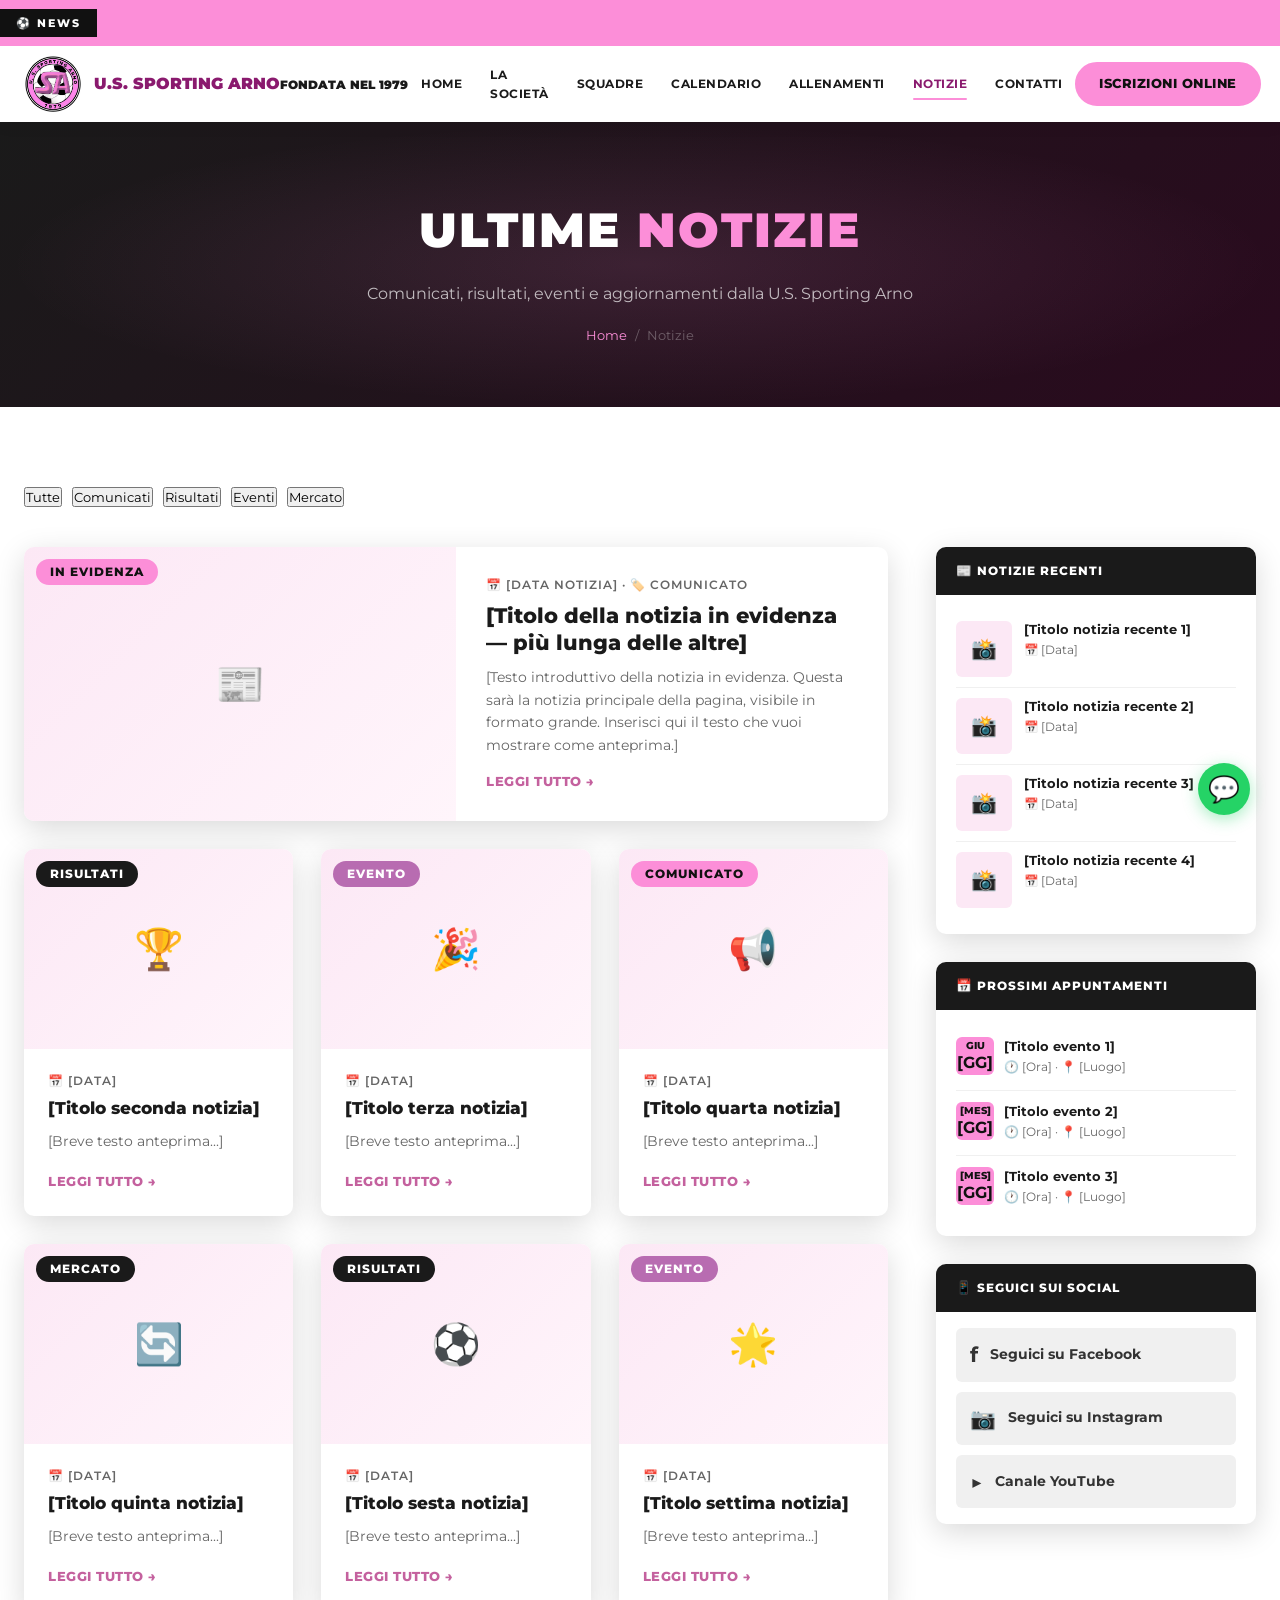
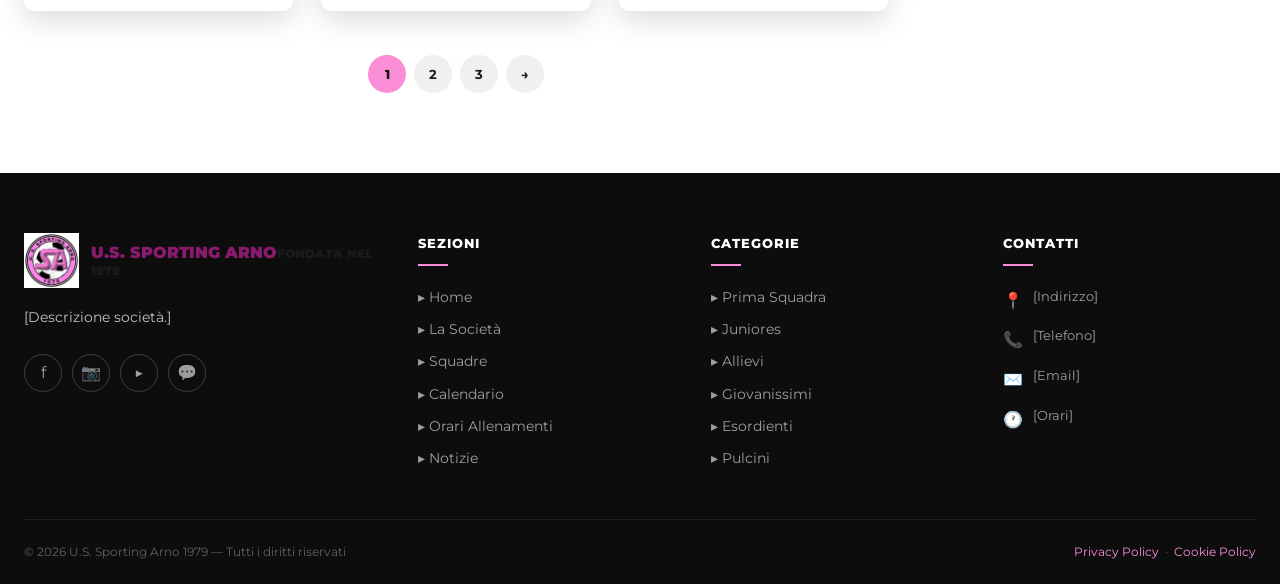
<file: us-sporting-arno/notizie.html>
<!DOCTYPE html>
<html lang="it">
<head>
  <meta charset="UTF-8">
  <meta name="viewport" content="width=device-width, initial-scale=1.0">
  <meta name="description" content="Tutte le notizie della U.S. Sporting Arno 1979 — Comunicati, risultati, eventi.">
  <title>Notizie — U.S. Sporting Arno 1979</title>
  <link rel="icon" type="image/png" href="images/logo.png">
  <link rel="preconnect" href="https://fonts.googleapis.com">
  <link rel="preconnect" href="https://fonts.gstatic.com" crossorigin>
  <link href="https://fonts.googleapis.com/css2?family=Montserrat:ital,wght@0,400;0,600;0,700;0,800;0,900;1,400&display=swap" rel="stylesheet">
  <link rel="stylesheet" href="css/style.css">
  <link rel="stylesheet" href="css/responsive.css">
  <style>
    .news-filter { display:flex; gap:10px; flex-wrap:wrap; margin-bottom:40px; }
    .news-layout { display:grid; grid-template-columns:1fr 320px; gap:48px; align-items:start; }
    .news-main { }
    .news-sidebar { }
    .news-grid-main { display:grid; gap:28px; }
    .card-featured { display:grid; grid-template-columns:1fr 1fr; gap:0; }
    .card-featured .card-image { height:100%; min-height:220px; }
    .card-featured .card-body { padding:28px 30px; display:flex; flex-direction:column; justify-content:center; }
    .card-featured .card-title { font-size:1.25rem; }
    .sidebar-widget { background:#fff; border-radius:var(--radius); box-shadow:var(--shadow-dark); overflow:hidden; margin-bottom:28px; }
    .sidebar-widget-header { background:var(--color-dark); color:#fff; padding:14px 20px; font-size:0.78rem; font-weight:800; text-transform:uppercase; letter-spacing:1px; }
    .sidebar-widget-body { padding:16px 20px; }
    .sidebar-news-item { display:flex; gap:12px; padding:10px 0; border-bottom:1px solid var(--color-gray); }
    .sidebar-news-item:last-child { border-bottom:none; }
    .sidebar-news-thumb { width:56px; height:56px; border-radius:var(--radius-sm); background:var(--color-light2); flex-shrink:0; display:flex; align-items:center; justify-content:center; font-size:1.3rem; overflow:hidden; }
    .sidebar-news-thumb img { width:100%; height:100%; object-fit:cover; }
    .sidebar-news-title { font-size:0.82rem; font-weight:700; color:var(--color-dark); margin-bottom:3px; line-height:1.3; }
    .sidebar-news-title a:hover { color:var(--color-primary-dark); }
    .sidebar-news-date { font-size:0.72rem; color:var(--color-text-light); }
    .sidebar-event { padding:10px 0; border-bottom:1px solid var(--color-gray); }
    .sidebar-event:last-child { border-bottom:none; }
    .sidebar-event-date { display:flex; align-items:center; gap:10px; margin-bottom:4px; }
    .sidebar-event-day { width:38px; height:38px; background:var(--color-primary); color:var(--color-black); border-radius:var(--radius-sm); display:flex; flex-direction:column; align-items:center; justify-content:center; font-size:0.65rem; font-weight:800; line-height:1.2; text-transform:uppercase; flex-shrink:0; }
    .sidebar-event-day strong { font-size:1rem; display:block; }
    .sidebar-event-title { font-size:0.82rem; font-weight:700; color:var(--color-dark); }
    .sidebar-event-detail { font-size:0.75rem; color:var(--color-text-light); }
    @media(max-width:900px){ .news-layout{grid-template-columns:1fr;} .card-featured{grid-template-columns:1fr;} }
    @media(max-width:768px){ .card-featured .card-image{height:200px;} }
  </style>
</head>
<body>

  <div class="ticker-wrap" role="marquee"><div class="ticker-inner"><div class="ticker-label">⚽ NEWS</div><div class="ticker-scroll"><div class="ticker-content"></div></div></div></div>

  <header class="site-header" role="banner">
    <div class="header-inner">
      <a href="index.html" class="site-logo"><img src="images/logo.png" alt="U.S. Sporting Arno 1979 Logo"><div class="logo-text"><span class="logo-name">U.S. Sporting Arno</span>Fondata nel 1979</div></a>
      <nav class="main-nav" role="navigation">
        <ul>
          <li><a href="index.html">Home</a></li><li><a href="societa.html">La Società</a></li><li><a href="squadre.html">Squadre</a></li>
          <li><a href="calendario.html">Calendario</a></li><li><a href="allenamenti.html">Allenamenti</a></li>
          <li><a href="notizie.html" class="active">Notizie</a></li><li><a href="contatti.html">Contatti</a></li>
        </ul>
      </nav>
      <div class="header-cta"><a href="iscrizioni.html" class="btn-cta">Iscrizioni Online</a></div>
      <button class="hamburger" aria-label="Apri menu" aria-expanded="false"><span></span><span></span><span></span></button>
    </div>
  </header>
  <nav class="mobile-nav" role="navigation">
    <a href="index.html">🏠 Home</a><a href="societa.html">🏟️ La Società</a><a href="squadre.html">👥 Squadre</a>
    <a href="calendario.html">📅 Calendario</a><a href="allenamenti.html">⏰ Allenamenti</a>
    <a href="notizie.html">📰 Notizie</a><a href="contatti.html">📞 Contatti</a>
    <a href="iscrizioni.html" class="btn-cta-mobile">⚽ Iscrizioni Online</a>
  </nav>

  <main role="main">
    <div class="page-hero">
      <div class="container">
        <h1>Ultime <span>Notizie</span></h1>
        <p>Comunicati, risultati, eventi e aggiornamenti dalla U.S. Sporting Arno</p>
        <nav class="breadcrumb"><a href="index.html">Home</a><span>/</span><span>Notizie</span></nav>
      </div>
    </div>

    <section class="section">
      <div class="container">

        <!-- FILTRI CATEGORIA -->
        <div class="news-filter" role="group" aria-label="Filtra notizie">
          <button class="filter-btn active" data-filter="all">Tutte</button>
          <button class="filter-btn" data-filter="comunicato">Comunicati</button>
          <button class="filter-btn" data-filter="risultati">Risultati</button>
          <button class="filter-btn" data-filter="evento">Eventi</button>
          <button class="filter-btn" data-filter="mercato">Mercato</button>
        </div>

        <div class="news-layout">

          <!-- NOTIZIE PRINCIPALI -->
          <div class="news-main">
            <div class="news-grid-main">

              <!-- Notizia in evidenza (grande) -->
              <article class="card card-featured fade-in" data-team="comunicato">
                <div class="card-image">
                  <!-- 💡 <img src="images/news-featured.jpg" alt="Notizia in evidenza" class="lightbox-trigger"> -->
                  <div class="card-image-placeholder" style="height:100%; min-height:220px;">📰</div>
                  <span class="badge badge-primary">In evidenza</span>
                </div>
                <div class="card-body">
                  <p class="card-date">📅 [Data notizia] · 🏷️ Comunicato</p>
                  <h2 class="card-title" style="font-size:1.3rem;"><a href="#">[Titolo della notizia in evidenza — più lunga delle altre]</a></h2>
                  <p class="card-excerpt">[Testo introduttivo della notizia in evidenza. Questa sarà la notizia principale della pagina, visibile in formato grande. Inserisci qui il testo che vuoi mostrare come anteprima.]</p>
                  <a href="#" class="card-link">Leggi tutto →</a>
                </div>
              </article>

              <!-- Griglia 3 notizie -->
              <div class="cards-grid" style="grid-template-columns: repeat(3,1fr);">
                <article class="card fade-in" data-team="risultati">
                  <div class="card-image"><div class="card-image-placeholder">🏆</div><span class="badge badge-dark">Risultati</span></div>
                  <div class="card-body">
                    <p class="card-date">📅 [Data]</p>
                    <h3 class="card-title"><a href="#">[Titolo seconda notizia]</a></h3>
                    <p class="card-excerpt">[Breve testo anteprima...]</p>
                    <a href="#" class="card-link">Leggi tutto →</a>
                  </div>
                </article>
                <article class="card fade-in" data-team="evento">
                  <div class="card-image"><div class="card-image-placeholder">🎉</div><span class="badge badge-accent">Evento</span></div>
                  <div class="card-body">
                    <p class="card-date">📅 [Data]</p>
                    <h3 class="card-title"><a href="#">[Titolo terza notizia]</a></h3>
                    <p class="card-excerpt">[Breve testo anteprima...]</p>
                    <a href="#" class="card-link">Leggi tutto →</a>
                  </div>
                </article>
                <article class="card fade-in" data-team="comunicato">
                  <div class="card-image"><div class="card-image-placeholder">📢</div><span class="badge badge-primary">Comunicato</span></div>
                  <div class="card-body">
                    <p class="card-date">📅 [Data]</p>
                    <h3 class="card-title"><a href="#">[Titolo quarta notizia]</a></h3>
                    <p class="card-excerpt">[Breve testo anteprima...]</p>
                    <a href="#" class="card-link">Leggi tutto →</a>
                  </div>
                </article>
              </div>

              <!-- Altra riga notizie -->
              <div class="cards-grid" style="grid-template-columns: repeat(3,1fr);">
                <article class="card fade-in" data-team="mercato">
                  <div class="card-image"><div class="card-image-placeholder">🔄</div><span class="badge badge-dark">Mercato</span></div>
                  <div class="card-body">
                    <p class="card-date">📅 [Data]</p>
                    <h3 class="card-title"><a href="#">[Titolo quinta notizia]</a></h3>
                    <p class="card-excerpt">[Breve testo anteprima...]</p>
                    <a href="#" class="card-link">Leggi tutto →</a>
                  </div>
                </article>
                <article class="card fade-in" data-team="risultati">
                  <div class="card-image"><div class="card-image-placeholder">⚽</div><span class="badge badge-dark">Risultati</span></div>
                  <div class="card-body">
                    <p class="card-date">📅 [Data]</p>
                    <h3 class="card-title"><a href="#">[Titolo sesta notizia]</a></h3>
                    <p class="card-excerpt">[Breve testo anteprima...]</p>
                    <a href="#" class="card-link">Leggi tutto →</a>
                  </div>
                </article>
                <article class="card fade-in" data-team="evento">
                  <div class="card-image"><div class="card-image-placeholder">🌟</div><span class="badge badge-accent">Evento</span></div>
                  <div class="card-body">
                    <p class="card-date">📅 [Data]</p>
                    <h3 class="card-title"><a href="#">[Titolo settima notizia]</a></h3>
                    <p class="card-excerpt">[Breve testo anteprima...]</p>
                    <a href="#" class="card-link">Leggi tutto →</a>
                  </div>
                </article>
              </div>

              <!-- Paginazione -->
              <div style="display:flex; justify-content:center; gap:8px; margin-top:16px;">
                <button style="width:38px;height:38px;border-radius:50%;background:var(--color-primary);color:var(--color-black);border:none;font-weight:800;cursor:pointer;">1</button>
                <button style="width:38px;height:38px;border-radius:50%;background:var(--color-gray);color:var(--color-dark);border:none;font-weight:700;cursor:pointer;">2</button>
                <button style="width:38px;height:38px;border-radius:50%;background:var(--color-gray);color:var(--color-dark);border:none;font-weight:700;cursor:pointer;">3</button>
                <button style="width:38px;height:38px;border-radius:50%;background:var(--color-gray);color:var(--color-dark);border:none;font-weight:700;cursor:pointer;">→</button>
              </div>

            </div>
          </div>

          <!-- SIDEBAR -->
          <aside class="news-sidebar fade-in">

            <!-- Notizie recenti -->
            <div class="sidebar-widget">
              <div class="sidebar-widget-header">📰 Notizie Recenti</div>
              <div class="sidebar-widget-body">
                <div class="sidebar-news-item">
                  <div class="sidebar-news-thumb">📸</div>
                  <div><p class="sidebar-news-title"><a href="#">[Titolo notizia recente 1]</a></p><p class="sidebar-news-date">📅 [Data]</p></div>
                </div>
                <div class="sidebar-news-item">
                  <div class="sidebar-news-thumb">📸</div>
                  <div><p class="sidebar-news-title"><a href="#">[Titolo notizia recente 2]</a></p><p class="sidebar-news-date">📅 [Data]</p></div>
                </div>
                <div class="sidebar-news-item">
                  <div class="sidebar-news-thumb">📸</div>
                  <div><p class="sidebar-news-title"><a href="#">[Titolo notizia recente 3]</a></p><p class="sidebar-news-date">📅 [Data]</p></div>
                </div>
                <div class="sidebar-news-item">
                  <div class="sidebar-news-thumb">📸</div>
                  <div><p class="sidebar-news-title"><a href="#">[Titolo notizia recente 4]</a></p><p class="sidebar-news-date">📅 [Data]</p></div>
                </div>
              </div>
            </div>

            <!-- Prossimi eventi -->
            <div class="sidebar-widget">
              <div class="sidebar-widget-header">📅 Prossimi Appuntamenti</div>
              <div class="sidebar-widget-body">
                <div class="sidebar-event">
                  <div class="sidebar-event-date">
                    <div class="sidebar-event-day"><span>GIU</span><strong>[GG]</strong></div>
                    <div><p class="sidebar-event-title">[Titolo evento 1]</p><p class="sidebar-event-detail">🕐 [Ora] · 📍 [Luogo]</p></div>
                  </div>
                </div>
                <div class="sidebar-event">
                  <div class="sidebar-event-date">
                    <div class="sidebar-event-day"><span>[MES]</span><strong>[GG]</strong></div>
                    <div><p class="sidebar-event-title">[Titolo evento 2]</p><p class="sidebar-event-detail">🕐 [Ora] · 📍 [Luogo]</p></div>
                  </div>
                </div>
                <div class="sidebar-event">
                  <div class="sidebar-event-date">
                    <div class="sidebar-event-day"><span>[MES]</span><strong>[GG]</strong></div>
                    <div><p class="sidebar-event-title">[Titolo evento 3]</p><p class="sidebar-event-detail">🕐 [Ora] · 📍 [Luogo]</p></div>
                  </div>
                </div>
              </div>
            </div>

            <!-- Social -->
            <div class="sidebar-widget">
              <div class="sidebar-widget-header">📱 Seguici sui Social</div>
              <div class="sidebar-widget-body" style="display:flex; flex-direction:column; gap:10px;">
                <a href="#" style="display:flex;align-items:center;gap:12px;padding:10px 14px;background:var(--color-gray);border-radius:var(--radius-sm);font-weight:700;font-size:0.85rem;transition:var(--transition);">
                  <span style="font-size:1.3rem;">f</span> Seguici su Facebook
                </a>
                <a href="#" style="display:flex;align-items:center;gap:12px;padding:10px 14px;background:var(--color-gray);border-radius:var(--radius-sm);font-weight:700;font-size:0.85rem;transition:var(--transition);">
                  <span style="font-size:1.3rem;">📷</span> Seguici su Instagram
                </a>
                <a href="#" style="display:flex;align-items:center;gap:12px;padding:10px 14px;background:var(--color-gray);border-radius:var(--radius-sm);font-weight:700;font-size:0.85rem;transition:var(--transition);">
                  <span style="font-size:1.3rem;">▶</span> Canale YouTube
                </a>
              </div>
            </div>

          </aside>
        </div>
      </div>
    </section>
  </main>

  <footer class="site-footer" role="contentinfo">
    <div class="container">
      <div class="footer-grid">
        <div class="footer-about"><div class="footer-logo"><img src="images/logo.png" alt="U.S. Sporting Arno 1979"><div class="logo-text"><span class="logo-name">U.S. Sporting Arno</span>Fondata nel 1979</div></div><p>[Descrizione società.]</p><div class="footer-social"><a href="#" aria-label="Facebook">f</a><a href="#" aria-label="Instagram">📷</a><a href="#" aria-label="YouTube">▶</a><a href="#" aria-label="WhatsApp">💬</a></div></div>
        <div class="footer-col"><h4>Sezioni</h4><ul><li><a href="index.html">▸ Home</a></li><li><a href="societa.html">▸ La Società</a></li><li><a href="squadre.html">▸ Squadre</a></li><li><a href="calendario.html">▸ Calendario</a></li><li><a href="allenamenti.html">▸ Orari Allenamenti</a></li><li><a href="notizie.html">▸ Notizie</a></li></ul></div>
        <div class="footer-col"><h4>Categorie</h4><ul><li><a href="squadre.html">▸ Prima Squadra</a></li><li><a href="squadre.html">▸ Juniores</a></li><li><a href="squadre.html">▸ Allievi</a></li><li><a href="squadre.html">▸ Giovanissimi</a></li><li><a href="squadre.html">▸ Esordienti</a></li><li><a href="squadre.html">▸ Pulcini</a></li></ul></div>
        <div class="footer-col"><h4>Contatti</h4><div class="footer-contact-item"><span class="icon">📍</span><span>[Indirizzo]</span></div><div class="footer-contact-item"><span class="icon">📞</span><span>[Telefono]</span></div><div class="footer-contact-item"><span class="icon">✉️</span><span>[Email]</span></div><div class="footer-contact-item"><span class="icon">🕐</span><span>[Orari]</span></div></div>
      </div>
      <div class="footer-bottom"><span>© <span class="current-year"></span> U.S. Sporting Arno 1979 — Tutti i diritti riservati</span><span><a href="#">Privacy Policy</a> &nbsp;·&nbsp; <a href="#">Cookie Policy</a></span></div>
    </div>
  </footer>
  <a href="https://wa.me/[NUMERO]" class="whatsapp-float" aria-label="WhatsApp" target="_blank" rel="noopener">💬</a>
  <button id="backToTop" aria-label="Torna in cima">↑</button>
  <script src="js/ticker.js"></script><script src="js/menu.js"></script><script src="js/main.js"></script>
</body>
</html>
</file>
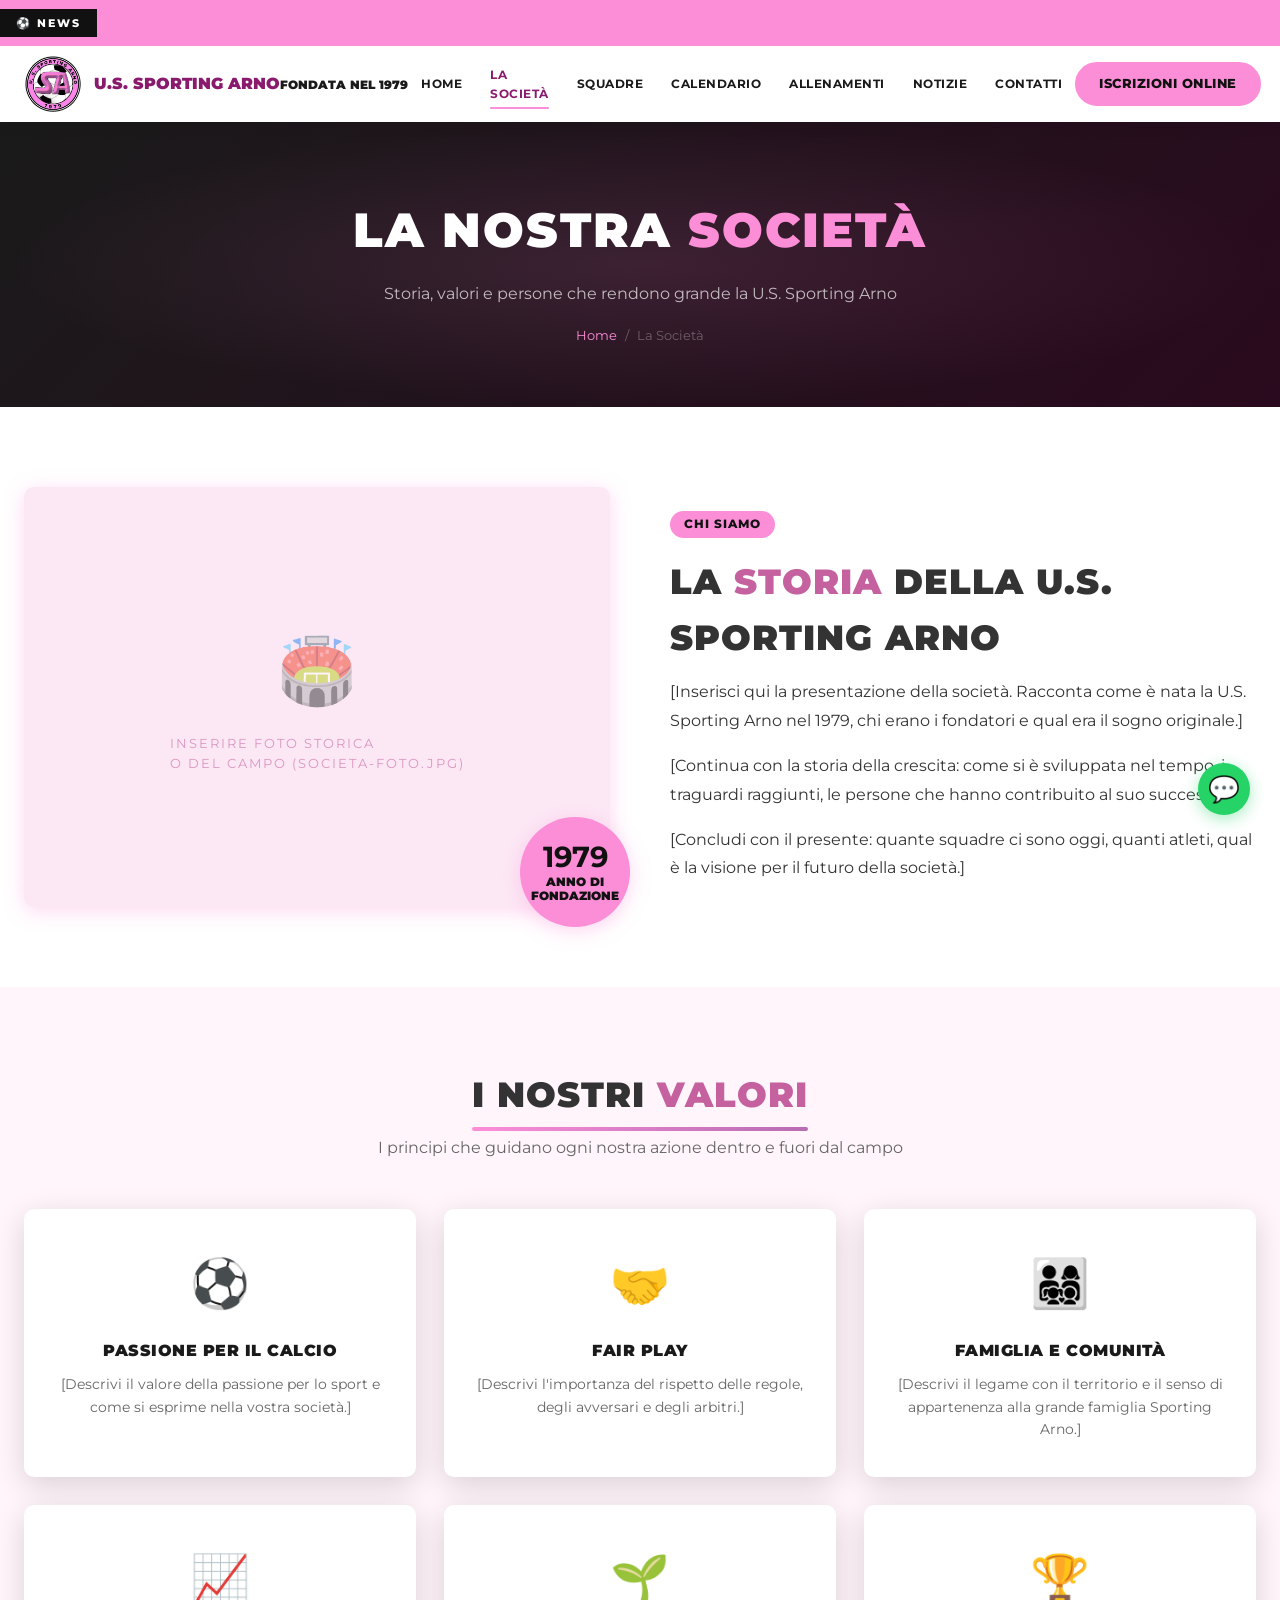
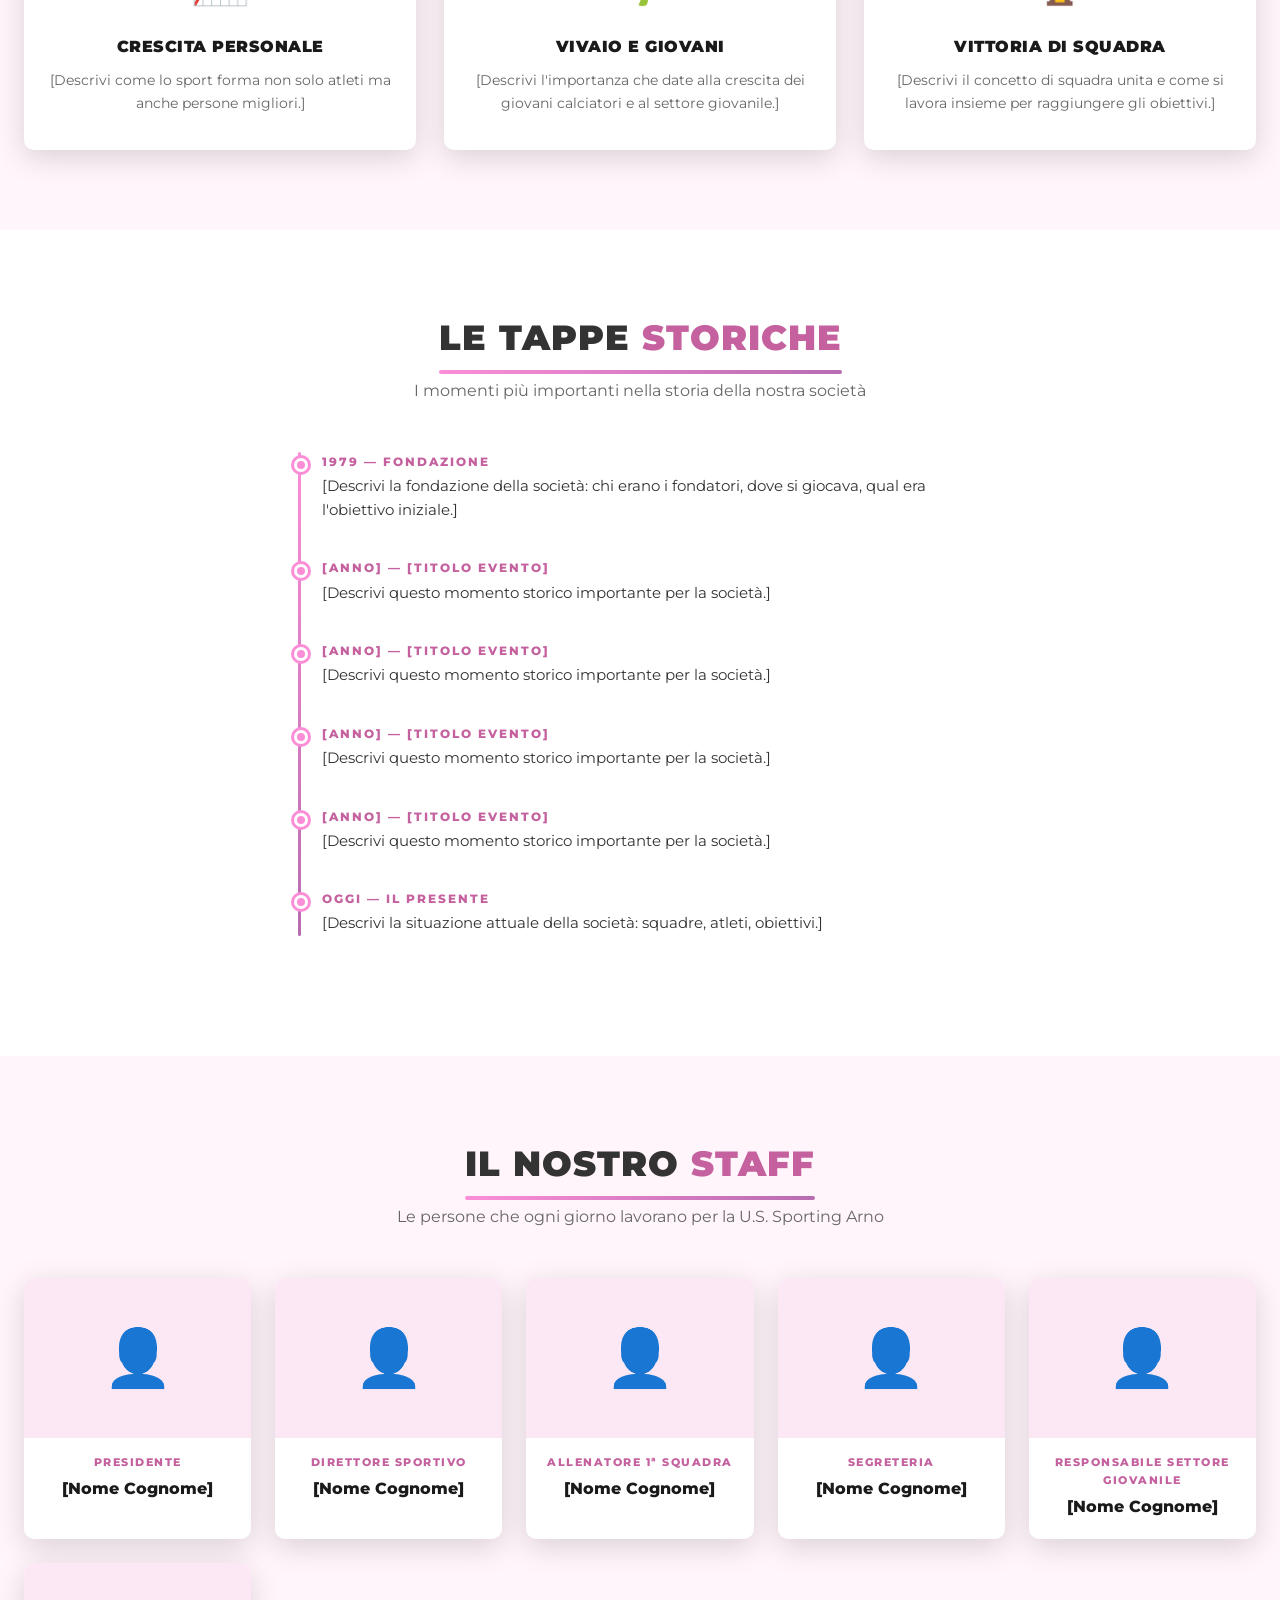
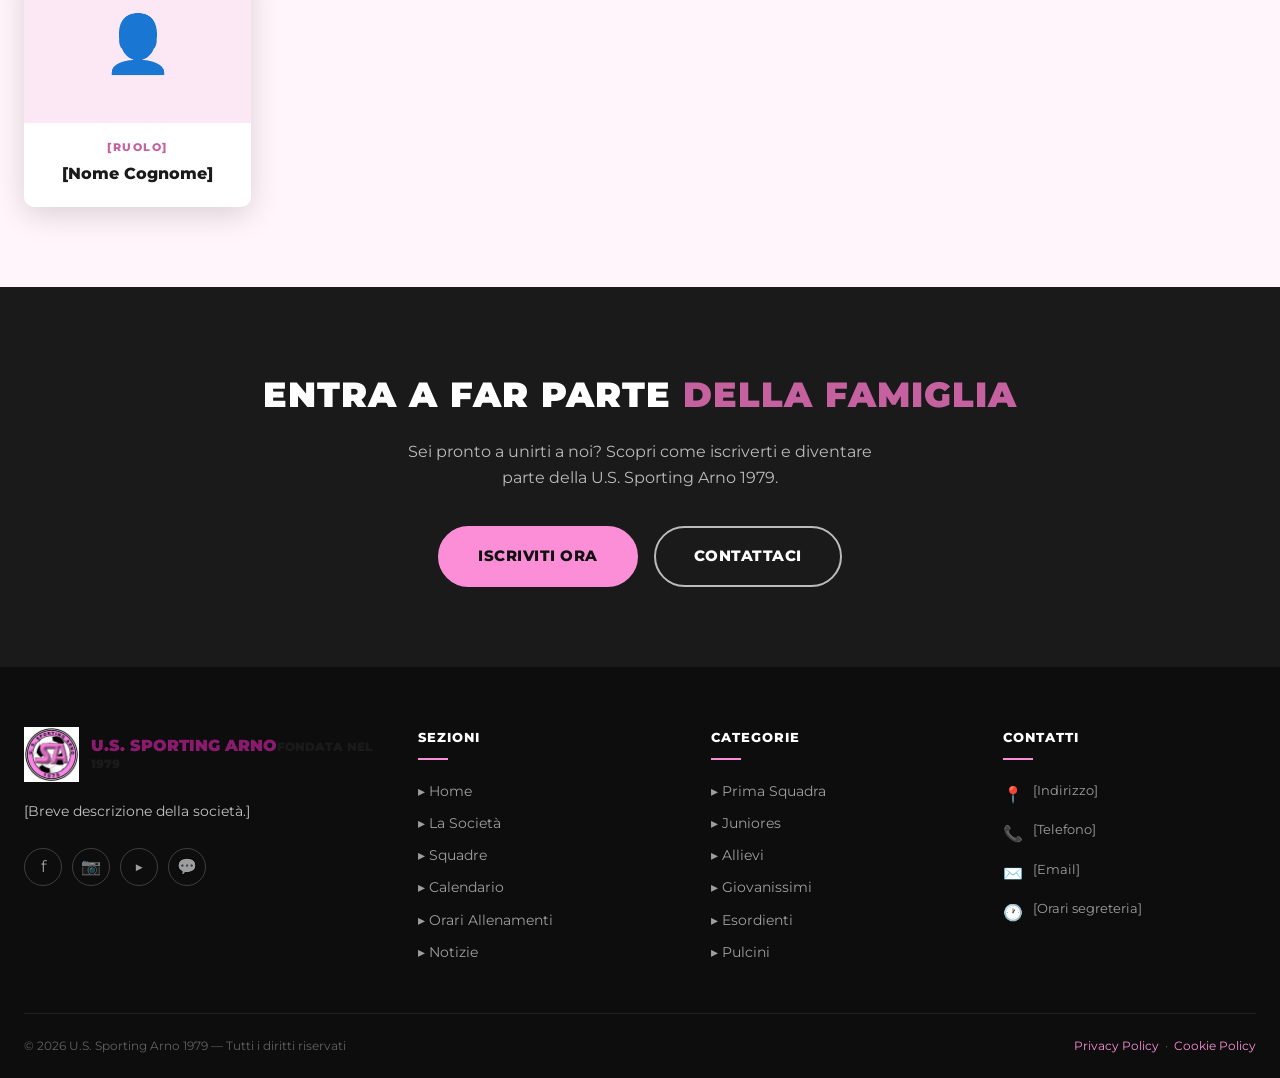
<file: us-sporting-arno/societa.html>
<!DOCTYPE html>
<html lang="it">
<head>
  <meta charset="UTF-8">
  <meta name="viewport" content="width=device-width, initial-scale=1.0">
  <meta name="description" content="La storia e i valori della U.S. Sporting Arno 1979.">
  <title>La Società — U.S. Sporting Arno 1979</title>
  <link rel="icon" type="image/png" href="images/logo.png">
  <link rel="preconnect" href="https://fonts.googleapis.com">
  <link rel="preconnect" href="https://fonts.gstatic.com" crossorigin>
  <link href="https://fonts.googleapis.com/css2?family=Montserrat:ital,wght@0,400;0,600;0,700;0,800;0,900;1,400&display=swap" rel="stylesheet">
  <link rel="stylesheet" href="css/style.css">
  <link rel="stylesheet" href="css/responsive.css">
  <style>
    .timeline { position:relative; padding-left:32px; margin:40px 0; }
    .timeline::before { content:''; position:absolute; left:8px; top:0; bottom:0; width:3px; background:linear-gradient(to bottom, var(--color-primary), var(--color-accent)); border-radius:2px; }
    .timeline-item { position:relative; margin-bottom:36px; }
    .timeline-item::before { content:''; position:absolute; left:-28px; top:6px; width:14px; height:14px; border-radius:50%; background:var(--color-primary); border:3px solid #fff; box-shadow:0 0 0 3px var(--color-primary); }
    .timeline-year { font-size:0.75rem; font-weight:800; text-transform:uppercase; letter-spacing:2px; color:var(--color-primary-dark); margin-bottom:4px; }
    .timeline-text { font-size:0.92rem; color:var(--color-text); }
    .staff-grid { display:grid; grid-template-columns:repeat(auto-fill,minmax(200px,1fr)); gap:24px; margin-top:40px; }
    .staff-card { background:#fff; border-radius:var(--radius); box-shadow:var(--shadow-dark); overflow:hidden; text-align:center; transition:var(--transition); }
    .staff-card:hover { transform:translateY(-5px); }
    .staff-photo { height:160px; background:var(--color-light2); display:flex; align-items:center; justify-content:center; font-size:3.5rem; color:var(--color-primary-dark); }
    .staff-photo img { width:100%; height:100%; object-fit:cover; }
    .staff-body { padding:16px 18px 20px; }
    .staff-role { font-size:0.7rem; font-weight:800; text-transform:uppercase; letter-spacing:1.5px; color:var(--color-primary-dark); margin-bottom:4px; }
    .staff-name { font-size:1rem; font-weight:800; color:var(--color-dark); }
    .values-grid { display:grid; grid-template-columns:repeat(3,1fr); gap:28px; margin-top:40px; }
    .value-card { text-align:center; padding:36px 24px; background:#fff; border-radius:var(--radius); box-shadow:var(--shadow-dark); transition:var(--transition); }
    .value-card:hover { transform:translateY(-5px); box-shadow:0 16px 40px rgba(0,0,0,0.15); }
    .value-icon { font-size:3rem; margin-bottom:16px; }
    .value-card h3 { font-size:1rem; font-weight:900; text-transform:uppercase; letter-spacing:0.5px; margin-bottom:10px; color:var(--color-dark); }
    .value-card p { font-size:0.88rem; color:var(--color-text-light); line-height:1.6; }
    @media(max-width:768px){ .values-grid{grid-template-columns:1fr;} .staff-grid{grid-template-columns:repeat(2,1fr);} }
    @media(max-width:480px){ .staff-grid{grid-template-columns:1fr;} }
  </style>
</head>
<body>

  <div class="ticker-wrap" role="marquee" aria-label="Notizie in evidenza">
    <div class="ticker-inner">
      <div class="ticker-label">⚽ NEWS</div>
      <div class="ticker-scroll"><div class="ticker-content"></div></div>
    </div>
  </div>

  <header class="site-header" role="banner">
    <div class="header-inner">
      <a href="index.html" class="site-logo">
        <img src="images/logo.png" alt="U.S. Sporting Arno 1979 Logo">
        <div class="logo-text"><span class="logo-name">U.S. Sporting Arno</span>Fondata nel 1979</div>
      </a>
      <nav class="main-nav" role="navigation">
        <ul>
          <li><a href="index.html">Home</a></li>
          <li><a href="societa.html" class="active">La Società</a></li>
          <li><a href="squadre.html">Squadre</a></li>
          <li><a href="calendario.html">Calendario</a></li>
          <li><a href="allenamenti.html">Allenamenti</a></li>
          <li><a href="notizie.html">Notizie</a></li>
          <li><a href="contatti.html">Contatti</a></li>
        </ul>
      </nav>
      <div class="header-cta"><a href="iscrizioni.html" class="btn-cta">Iscrizioni Online</a></div>
      <button class="hamburger" aria-label="Apri menu" aria-expanded="false"><span></span><span></span><span></span></button>
    </div>
  </header>

  <nav class="mobile-nav" role="navigation">
    <a href="index.html">🏠 Home</a>
    <a href="societa.html">🏟️ La Società</a>
    <a href="squadre.html">👥 Squadre</a>
    <a href="calendario.html">📅 Calendario</a>
    <a href="allenamenti.html">⏰ Allenamenti</a>
    <a href="notizie.html">📰 Notizie</a>
    <a href="contatti.html">📞 Contatti</a>
    <a href="iscrizioni.html" class="btn-cta-mobile">⚽ Iscrizioni Online</a>
  </nav>

  <main role="main">

    <!-- PAGE HERO -->
    <div class="page-hero">
      <div class="container">
        <h1>La nostra <span>Società</span></h1>
        <p>Storia, valori e persone che rendono grande la U.S. Sporting Arno</p>
        <nav class="breadcrumb" aria-label="Breadcrumb">
          <a href="index.html">Home</a><span>/</span><span>La Società</span>
        </nav>
      </div>
    </div>

    <!-- PRESENTAZIONE -->
    <section class="section" aria-labelledby="presentation-title">
      <div class="container">
        <div class="about-grid">
          <div class="about-image-wrap">
            <!-- 💡 <img src="images/societa-foto.jpg" alt="La società" class="about-image-main lightbox-trigger"> -->
            <div class="about-image-placeholder">
              <span class="icon">🏟️</span>
              <p>Inserire foto storica<br>o del campo (societa-foto.jpg)</p>
            </div>
            <div class="about-badge"><strong>1979</strong>Anno di<br>fondazione</div>
          </div>
          <div class="about-text fade-in">
            <span class="badge badge-primary" style="margin-bottom:16px">Chi siamo</span>
            <h2 class="section-title" id="presentation-title">La <span>storia</span> della U.S. Sporting Arno</h2>
            <p style="margin-bottom:16px; line-height:1.8; color:var(--color-text);">
              [Inserisci qui la presentazione della società. Racconta come è nata la U.S. Sporting Arno nel 1979, chi erano i fondatori e qual era il sogno originale.]
            </p>
            <p style="margin-bottom:16px; line-height:1.8; color:var(--color-text);">
              [Continua con la storia della crescita: come si è sviluppata nel tempo, i traguardi raggiunti, le persone che hanno contribuito al suo successo.]
            </p>
            <p style="line-height:1.8; color:var(--color-text);">
              [Concludi con il presente: quante squadre ci sono oggi, quanti atleti, qual è la visione per il futuro della società.]
            </p>
          </div>
        </div>
      </div>
    </section>

    <!-- I NOSTRI VALORI -->
    <section class="section section-alt" aria-labelledby="values-title">
      <div class="container">
        <div class="section-header">
          <h2 class="section-title title-underline" id="values-title">I nostri <span>Valori</span></h2>
          <p class="section-subtitle">I principi che guidano ogni nostra azione dentro e fuori dal campo</p>
        </div>
        <div class="values-grid">
          <div class="value-card fade-in">
            <div class="value-icon">⚽</div>
            <h3>Passione per il calcio</h3>
            <p>[Descrivi il valore della passione per lo sport e come si esprime nella vostra società.]</p>
          </div>
          <div class="value-card fade-in">
            <div class="value-icon">🤝</div>
            <h3>Fair Play</h3>
            <p>[Descrivi l'importanza del rispetto delle regole, degli avversari e degli arbitri.]</p>
          </div>
          <div class="value-card fade-in">
            <div class="value-icon">👨‍👩‍👧‍👦</div>
            <h3>Famiglia e comunità</h3>
            <p>[Descrivi il legame con il territorio e il senso di appartenenza alla grande famiglia Sporting Arno.]</p>
          </div>
          <div class="value-card fade-in">
            <div class="value-icon">📈</div>
            <h3>Crescita personale</h3>
            <p>[Descrivi come lo sport forma non solo atleti ma anche persone migliori.]</p>
          </div>
          <div class="value-card fade-in">
            <div class="value-icon">🌱</div>
            <h3>Vivaio e giovani</h3>
            <p>[Descrivi l'importanza che date alla crescita dei giovani calciatori e al settore giovanile.]</p>
          </div>
          <div class="value-card fade-in">
            <div class="value-icon">🏆</div>
            <h3>Vittoria di squadra</h3>
            <p>[Descrivi il concetto di squadra unita e come si lavora insieme per raggiungere gli obiettivi.]</p>
          </div>
        </div>
      </div>
    </section>

    <!-- STORIA / TIMELINE -->
    <section class="section" aria-labelledby="history-title">
      <div class="container">
        <div style="max-width:700px; margin:0 auto;">
          <div class="section-header">
            <h2 class="section-title title-underline" id="history-title">Le tappe <span>storiche</span></h2>
            <p class="section-subtitle">I momenti più importanti nella storia della nostra società</p>
          </div>
          <div class="timeline fade-in">
            <div class="timeline-item">
              <p class="timeline-year">1979 — Fondazione</p>
              <p class="timeline-text">[Descrivi la fondazione della società: chi erano i fondatori, dove si giocava, qual era l'obiettivo iniziale.]</p>
            </div>
            <div class="timeline-item">
              <p class="timeline-year">[Anno] — [Titolo evento]</p>
              <p class="timeline-text">[Descrivi questo momento storico importante per la società.]</p>
            </div>
            <div class="timeline-item">
              <p class="timeline-year">[Anno] — [Titolo evento]</p>
              <p class="timeline-text">[Descrivi questo momento storico importante per la società.]</p>
            </div>
            <div class="timeline-item">
              <p class="timeline-year">[Anno] — [Titolo evento]</p>
              <p class="timeline-text">[Descrivi questo momento storico importante per la società.]</p>
            </div>
            <div class="timeline-item">
              <p class="timeline-year">[Anno] — [Titolo evento]</p>
              <p class="timeline-text">[Descrivi questo momento storico importante per la società.]</p>
            </div>
            <div class="timeline-item">
              <p class="timeline-year">Oggi — Il presente</p>
              <p class="timeline-text">[Descrivi la situazione attuale della società: squadre, atleti, obiettivi.]</p>
            </div>
          </div>
        </div>
      </div>
    </section>

    <!-- STAFF TECNICO -->
    <section class="section section-alt" aria-labelledby="staff-title">
      <div class="container">
        <div class="section-header">
          <h2 class="section-title title-underline" id="staff-title">Il nostro <span>Staff</span></h2>
          <p class="section-subtitle">Le persone che ogni giorno lavorano per la U.S. Sporting Arno</p>
        </div>
        <div class="staff-grid">
          <div class="staff-card fade-in">
            <!-- 💡 <img src="images/staff-presidente.jpg" alt="Presidente"> -->
            <div class="staff-photo">👤</div>
            <div class="staff-body">
              <p class="staff-role">Presidente</p>
              <p class="staff-name">[Nome Cognome]</p>
            </div>
          </div>
          <div class="staff-card fade-in">
            <div class="staff-photo">👤</div>
            <div class="staff-body">
              <p class="staff-role">Direttore Sportivo</p>
              <p class="staff-name">[Nome Cognome]</p>
            </div>
          </div>
          <div class="staff-card fade-in">
            <div class="staff-photo">👤</div>
            <div class="staff-body">
              <p class="staff-role">Allenatore 1ª Squadra</p>
              <p class="staff-name">[Nome Cognome]</p>
            </div>
          </div>
          <div class="staff-card fade-in">
            <div class="staff-photo">👤</div>
            <div class="staff-body">
              <p class="staff-role">Segreteria</p>
              <p class="staff-name">[Nome Cognome]</p>
            </div>
          </div>
          <div class="staff-card fade-in">
            <div class="staff-photo">👤</div>
            <div class="staff-body">
              <p class="staff-role">Responsabile Settore Giovanile</p>
              <p class="staff-name">[Nome Cognome]</p>
            </div>
          </div>
          <div class="staff-card fade-in">
            <div class="staff-photo">👤</div>
            <div class="staff-body">
              <p class="staff-role">[Ruolo]</p>
              <p class="staff-name">[Nome Cognome]</p>
            </div>
          </div>
        </div>
      </div>
    </section>

    <!-- CTA ISCRIZIONI -->
    <section class="section section-dark" aria-label="Iscriviti">
      <div class="container" style="text-align:center;">
        <h2 class="section-title" style="color:#fff; margin-bottom:16px;">Entra a far parte <span>della famiglia</span></h2>
        <p style="color:rgba(255,255,255,0.7); max-width:500px; margin:0 auto 36px;">Sei pronto a unirti a noi? Scopri come iscriverti e diventare parte della U.S. Sporting Arno 1979.</p>
        <div style="display:flex; gap:16px; justify-content:center; flex-wrap:wrap;">
          <a href="iscrizioni.html" class="btn btn-primary btn-lg">Iscriviti ora</a>
          <a href="contatti.html" class="btn btn-outline-white btn-lg">Contattaci</a>
        </div>
      </div>
    </section>

  </main>

  <footer class="site-footer" role="contentinfo">
    <div class="container">
      <div class="footer-grid">
        <div class="footer-about">
          <div class="footer-logo">
            <img src="images/logo.png" alt="U.S. Sporting Arno 1979">
            <div class="logo-text"><span class="logo-name">U.S. Sporting Arno</span>Fondata nel 1979</div>
          </div>
          <p>[Breve descrizione della società.]</p>
          <div class="footer-social">
            <a href="#" aria-label="Facebook">f</a>
            <a href="#" aria-label="Instagram">📷</a>
            <a href="#" aria-label="YouTube">▶</a>
            <a href="#" aria-label="WhatsApp">💬</a>
          </div>
        </div>
        <div class="footer-col"><h4>Sezioni</h4><ul>
          <li><a href="index.html">▸ Home</a></li><li><a href="societa.html">▸ La Società</a></li>
          <li><a href="squadre.html">▸ Squadre</a></li><li><a href="calendario.html">▸ Calendario</a></li>
          <li><a href="allenamenti.html">▸ Orari Allenamenti</a></li><li><a href="notizie.html">▸ Notizie</a></li>
        </ul></div>
        <div class="footer-col"><h4>Categorie</h4><ul>
          <li><a href="squadre.html">▸ Prima Squadra</a></li><li><a href="squadre.html">▸ Juniores</a></li>
          <li><a href="squadre.html">▸ Allievi</a></li><li><a href="squadre.html">▸ Giovanissimi</a></li>
          <li><a href="squadre.html">▸ Esordienti</a></li><li><a href="squadre.html">▸ Pulcini</a></li>
        </ul></div>
        <div class="footer-col"><h4>Contatti</h4>
          <div class="footer-contact-item"><span class="icon">📍</span><span>[Indirizzo]</span></div>
          <div class="footer-contact-item"><span class="icon">📞</span><span><a href="tel:[numero]">[Telefono]</a></span></div>
          <div class="footer-contact-item"><span class="icon">✉️</span><span><a href="mailto:[email]">[Email]</a></span></div>
          <div class="footer-contact-item"><span class="icon">🕐</span><span>[Orari segreteria]</span></div>
        </div>
      </div>
      <div class="footer-bottom">
        <span>© <span class="current-year"></span> U.S. Sporting Arno 1979 — Tutti i diritti riservati</span>
        <span><a href="#">Privacy Policy</a> &nbsp;·&nbsp; <a href="#">Cookie Policy</a></span>
      </div>
    </div>
  </footer>

  <a href="https://wa.me/[NUMERO]" class="whatsapp-float" aria-label="WhatsApp" target="_blank" rel="noopener">💬</a>
  <button id="backToTop" aria-label="Torna in cima">↑</button>
  <script src="js/ticker.js"></script>
  <script src="js/menu.js"></script>
  <script src="js/main.js"></script>
</body>
</html>
</file>
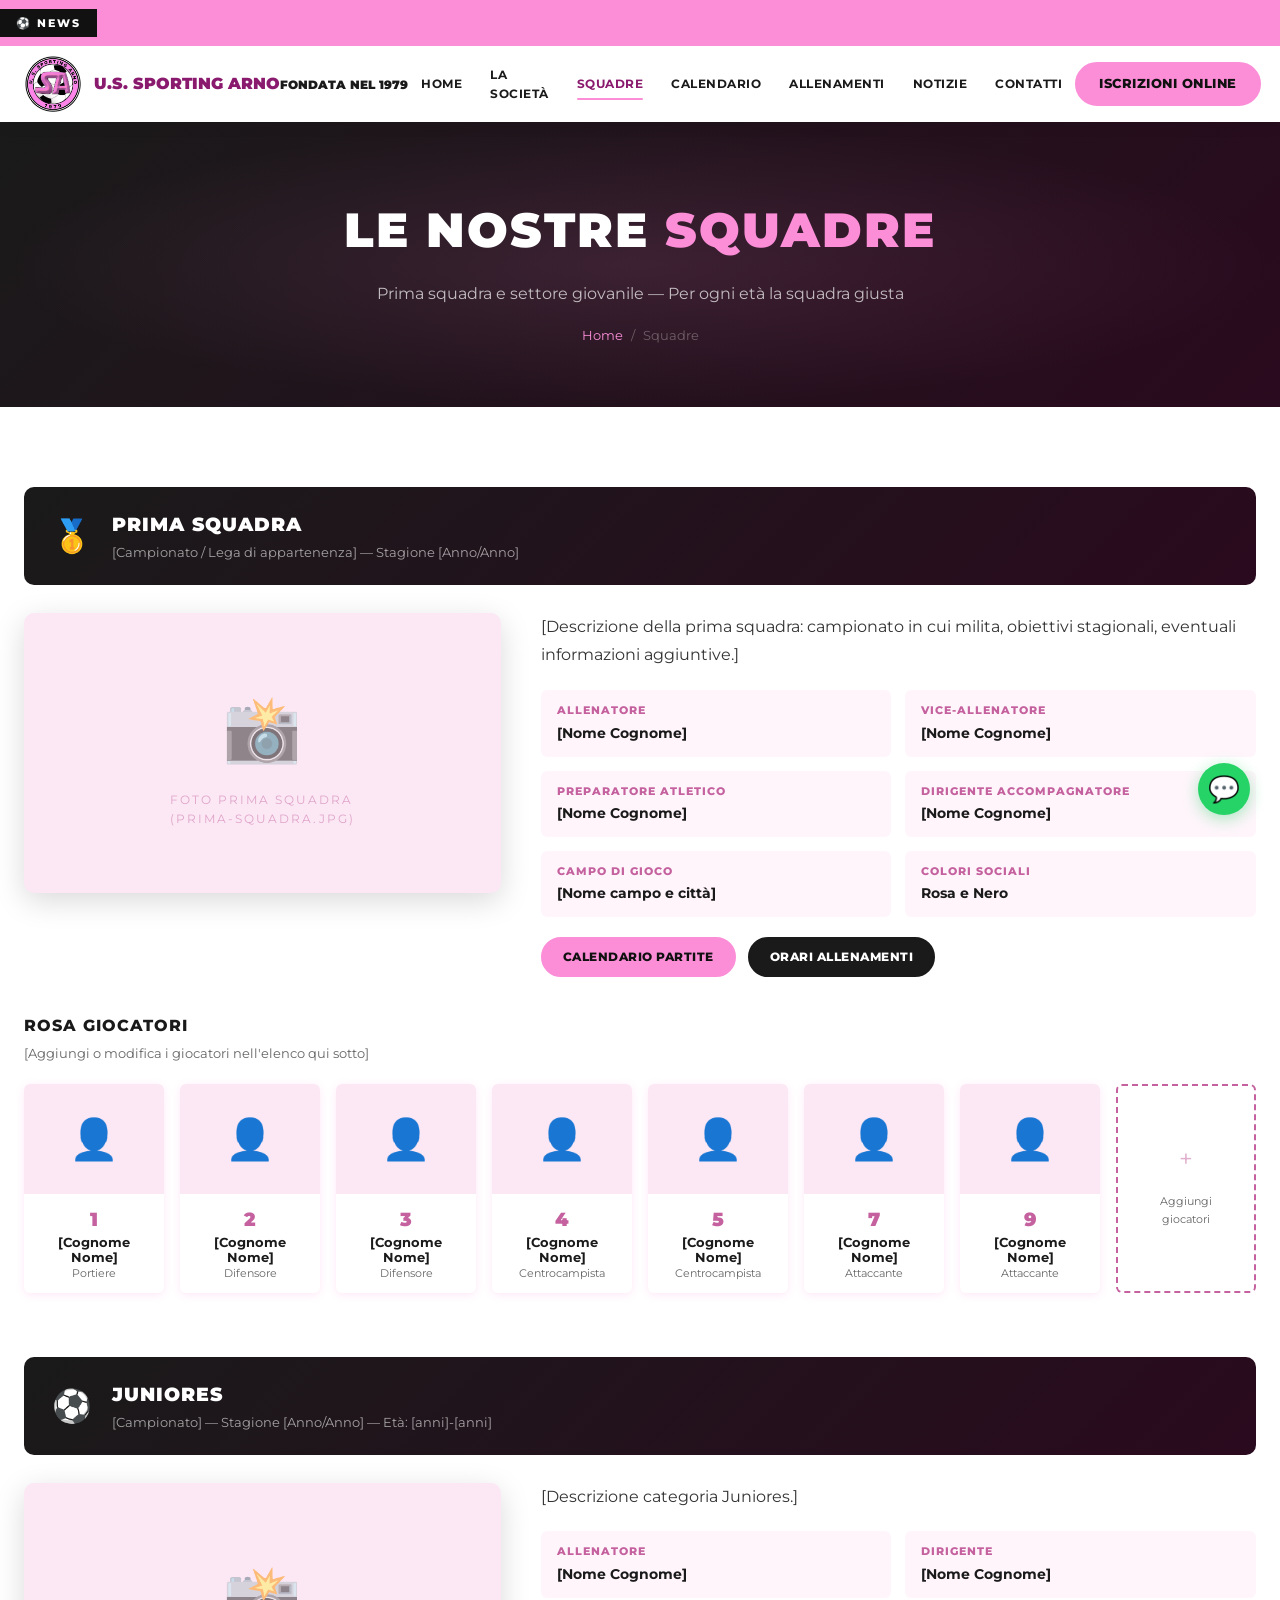
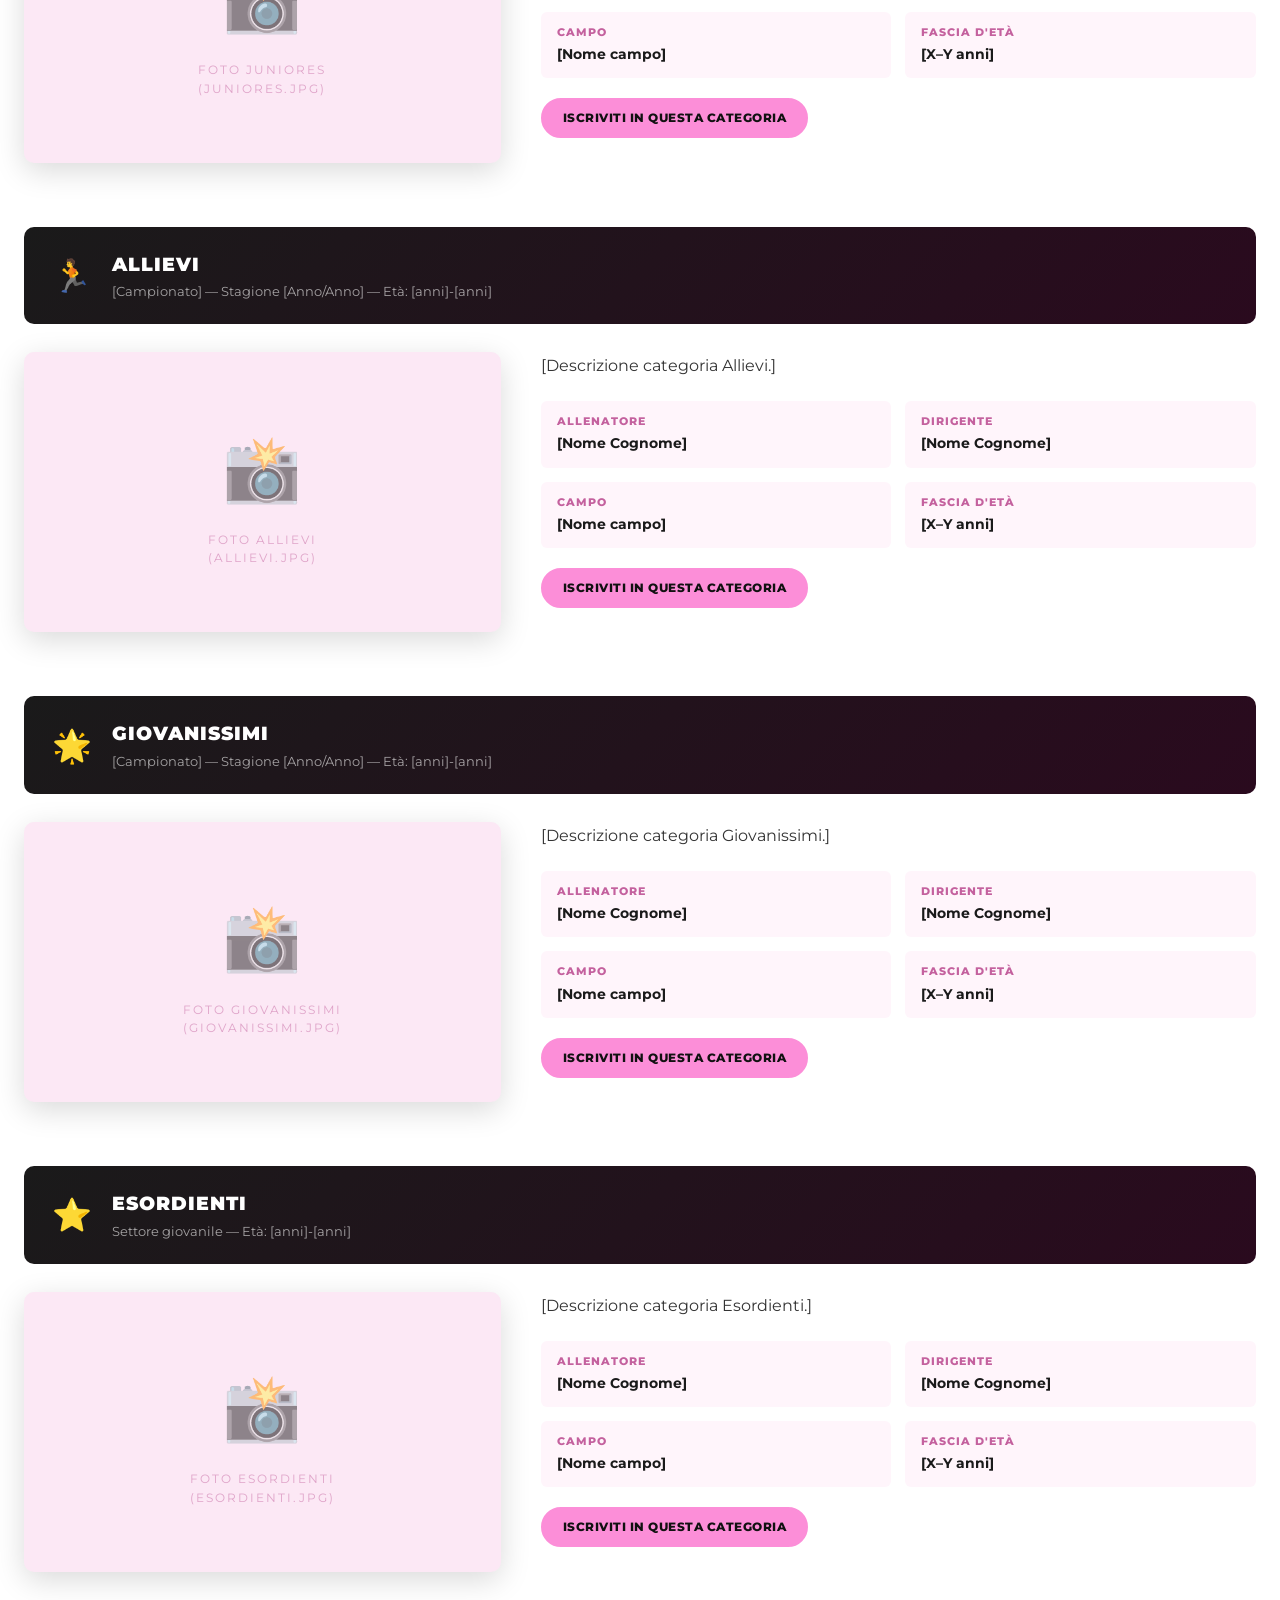
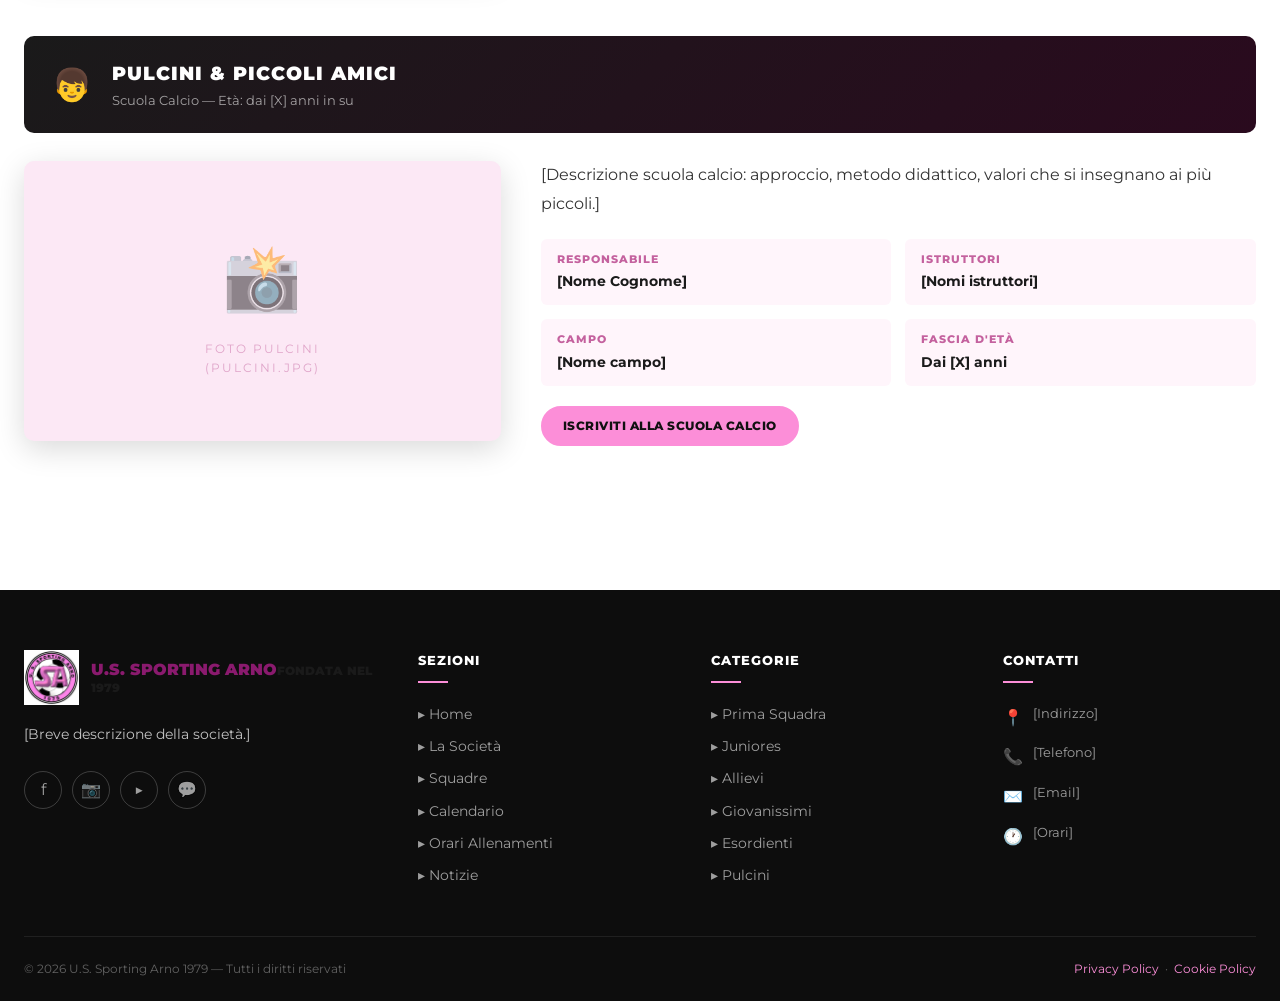
<file: us-sporting-arno/squadre.html>
<!DOCTYPE html>
<html lang="it">
<head>
  <meta charset="UTF-8">
  <meta name="viewport" content="width=device-width, initial-scale=1.0">
  <meta name="description" content="Tutte le squadre della U.S. Sporting Arno 1979 — Prima Squadra e settore giovanile.">
  <title>Squadre — U.S. Sporting Arno 1979</title>
  <link rel="icon" type="image/png" href="images/logo.png">
  <link rel="preconnect" href="https://fonts.googleapis.com">
  <link rel="preconnect" href="https://fonts.gstatic.com" crossorigin>
  <link href="https://fonts.googleapis.com/css2?family=Montserrat:ital,wght@0,400;0,600;0,700;0,800;0,900;1,400&display=swap" rel="stylesheet">
  <link rel="stylesheet" href="css/style.css">
  <link rel="stylesheet" href="css/responsive.css">
  <style>
    .team-section { margin-bottom: 64px; }
    .team-section-header {
      display: flex; align-items: center; gap: 20px;
      background: linear-gradient(135deg, var(--color-dark), #2a0a1e);
      color: #fff; padding: 22px 28px; border-radius: var(--radius);
      margin-bottom: 28px;
    }
    .team-section-icon { font-size: 2rem; }
    .team-section-header h2 { font-size: 1.2rem; font-weight: 900; text-transform: uppercase; letter-spacing: 1px; }
    .team-section-header p { font-size: 0.82rem; color: rgba(255,255,255,0.6); margin-top: 2px; }
    .team-detail-grid { display: grid; grid-template-columns: 1fr 1.5fr; gap: 40px; align-items: start; }
    .team-photo-wrap {
      height: 280px; border-radius: var(--radius); overflow: hidden;
      background: var(--color-light2);
      display: flex; align-items: center; justify-content: center;
      box-shadow: var(--shadow-dark);
    }
    .team-photo-wrap img { width:100%; height:100%; object-fit:cover; }
    .team-photo-placeholder { display:flex; flex-direction:column; align-items:center; gap:12px; color:var(--color-primary-dark); }
    .team-photo-placeholder .icon { font-size:4rem; opacity:0.5; }
    .team-photo-placeholder p { font-size:0.72rem; letter-spacing:2px; text-transform:uppercase; opacity:0.5; }
    .team-info-grid { display: grid; grid-template-columns: 1fr 1fr; gap: 14px; margin-top: 20px; }
    .team-info-item { padding: 12px 16px; background: var(--color-light); border-radius: var(--radius-sm); }
    .team-info-item .label { font-size: 0.68rem; font-weight: 800; text-transform: uppercase; letter-spacing: 1px; color: var(--color-primary-dark); margin-bottom: 2px; }
    .team-info-item .value { font-size: 0.9rem; font-weight: 700; color: var(--color-dark); }
    .rosa-grid { display: grid; grid-template-columns: repeat(auto-fill, minmax(130px, 1fr)); gap: 16px; margin-top: 20px; }
    .rosa-card { background: #fff; border-radius: var(--radius-sm); box-shadow: var(--shadow-sm); overflow: hidden; text-align: center; transition: var(--transition); }
    .rosa-card:hover { transform: translateY(-3px); box-shadow: var(--shadow); }
    .rosa-photo { height: 110px; background: var(--color-light2); display: flex; align-items: center; justify-content: center; font-size: 2.5rem; }
    .rosa-photo img { width:100%; height:100%; object-fit:cover; }
    .rosa-body { padding: 10px 12px; }
    .rosa-number { font-size: 1.2rem; font-weight: 900; color: var(--color-primary-dark); }
    .rosa-name { font-size: 0.8rem; font-weight: 700; color: var(--color-dark); line-height: 1.2; }
    .rosa-role { font-size: 0.68rem; color: var(--color-text-light); }
    .category-filter { display: flex; gap: 10px; flex-wrap: wrap; margin-bottom: 40px; }
    .filter-btn { padding: 8px 20px; border-radius: 50px; font-size: 0.8rem; font-weight: 700; text-transform: uppercase; letter-spacing: 0.5px; cursor: pointer; transition: var(--transition); background: var(--color-gray); color: var(--color-dark); border: 2px solid transparent; }
    .filter-btn:hover, .filter-btn.active { background: var(--color-primary); border-color: var(--color-primary); color: var(--color-dark); }
    @media(max-width:768px){ .team-detail-grid{grid-template-columns:1fr;} .team-info-grid{grid-template-columns:1fr;} }
  </style>
</head>
<body>

  <div class="ticker-wrap" role="marquee"><div class="ticker-inner"><div class="ticker-label">⚽ NEWS</div><div class="ticker-scroll"><div class="ticker-content"></div></div></div></div>

  <header class="site-header" role="banner">
    <div class="header-inner">
      <a href="index.html" class="site-logo">
        <img src="images/logo.png" alt="U.S. Sporting Arno 1979 Logo">
        <div class="logo-text"><span class="logo-name">U.S. Sporting Arno</span>Fondata nel 1979</div>
      </a>
      <nav class="main-nav" role="navigation">
        <ul>
          <li><a href="index.html">Home</a></li>
          <li><a href="societa.html">La Società</a></li>
          <li><a href="squadre.html" class="active">Squadre</a></li>
          <li><a href="calendario.html">Calendario</a></li>
          <li><a href="allenamenti.html">Allenamenti</a></li>
          <li><a href="notizie.html">Notizie</a></li>
          <li><a href="contatti.html">Contatti</a></li>
        </ul>
      </nav>
      <div class="header-cta"><a href="iscrizioni.html" class="btn-cta">Iscrizioni Online</a></div>
      <button class="hamburger" aria-label="Apri menu" aria-expanded="false"><span></span><span></span><span></span></button>
    </div>
  </header>
  <nav class="mobile-nav" role="navigation">
    <a href="index.html">🏠 Home</a><a href="societa.html">🏟️ La Società</a><a href="squadre.html">👥 Squadre</a>
    <a href="calendario.html">📅 Calendario</a><a href="allenamenti.html">⏰ Allenamenti</a>
    <a href="notizie.html">📰 Notizie</a><a href="contatti.html">📞 Contatti</a>
    <a href="iscrizioni.html" class="btn-cta-mobile">⚽ Iscrizioni Online</a>
  </nav>

  <main role="main">

    <div class="page-hero">
      <div class="container">
        <h1>Le nostre <span>Squadre</span></h1>
        <p>Prima squadra e settore giovanile — Per ogni età la squadra giusta</p>
        <nav class="breadcrumb" aria-label="Breadcrumb"><a href="index.html">Home</a><span>/</span><span>Squadre</span></nav>
      </div>
    </div>

    <section class="section" aria-label="Elenco squadre">
      <div class="container">

        <!-- PRIMA SQUADRA -->
        <div class="team-section">
          <div class="team-section-header">
            <span class="team-section-icon">🥇</span>
            <div>
              <h2>Prima Squadra</h2>
              <p>[Campionato / Lega di appartenenza] — Stagione [Anno/Anno]</p>
            </div>
          </div>
          <div class="team-detail-grid">
            <div>
              <div class="team-photo-wrap">
                <!-- 💡 <img src="images/prima-squadra.jpg" alt="Prima Squadra" class="lightbox-trigger"> -->
                <div class="team-photo-placeholder"><span class="icon">📸</span><p>Foto prima squadra<br>(prima-squadra.jpg)</p></div>
              </div>
            </div>
            <div class="fade-in">
              <p style="line-height:1.8; color:var(--color-text); margin-bottom:16px;">[Descrizione della prima squadra: campionato in cui milita, obiettivi stagionali, eventuali informazioni aggiuntive.]</p>
              <div class="team-info-grid">
                <div class="team-info-item"><p class="label">Allenatore</p><p class="value">[Nome Cognome]</p></div>
                <div class="team-info-item"><p class="label">Vice-allenatore</p><p class="value">[Nome Cognome]</p></div>
                <div class="team-info-item"><p class="label">Preparatore atletico</p><p class="value">[Nome Cognome]</p></div>
                <div class="team-info-item"><p class="label">Dirigente accompagnatore</p><p class="value">[Nome Cognome]</p></div>
                <div class="team-info-item"><p class="label">Campo di gioco</p><p class="value">[Nome campo e città]</p></div>
                <div class="team-info-item"><p class="label">Colori sociali</p><p class="value">Rosa e Nero</p></div>
              </div>
              <div style="margin-top:20px; display:flex; gap:12px; flex-wrap:wrap;">
                <a href="calendario.html" class="btn btn-primary btn-sm">Calendario partite</a>
                <a href="allenamenti.html" class="btn btn-dark btn-sm">Orari allenamenti</a>
              </div>
            </div>
          </div>
          <!-- ROSA -->
          <h3 style="margin-top:36px; font-size:1rem; font-weight:800; text-transform:uppercase; letter-spacing:1px; color:var(--color-dark); margin-bottom:4px;">Rosa giocatori</h3>
          <p style="font-size:0.82rem; color:var(--color-text-light); margin-bottom:0;">[Aggiungi o modifica i giocatori nell'elenco qui sotto]</p>
          <div class="rosa-grid">
            <div class="rosa-card"><div class="rosa-photo">👤</div><div class="rosa-body"><p class="rosa-number">1</p><p class="rosa-name">[Cognome Nome]</p><p class="rosa-role">Portiere</p></div></div>
            <div class="rosa-card"><div class="rosa-photo">👤</div><div class="rosa-body"><p class="rosa-number">2</p><p class="rosa-name">[Cognome Nome]</p><p class="rosa-role">Difensore</p></div></div>
            <div class="rosa-card"><div class="rosa-photo">👤</div><div class="rosa-body"><p class="rosa-number">3</p><p class="rosa-name">[Cognome Nome]</p><p class="rosa-role">Difensore</p></div></div>
            <div class="rosa-card"><div class="rosa-photo">👤</div><div class="rosa-body"><p class="rosa-number">4</p><p class="rosa-name">[Cognome Nome]</p><p class="rosa-role">Centrocampista</p></div></div>
            <div class="rosa-card"><div class="rosa-photo">👤</div><div class="rosa-body"><p class="rosa-number">5</p><p class="rosa-name">[Cognome Nome]</p><p class="rosa-role">Centrocampista</p></div></div>
            <div class="rosa-card"><div class="rosa-photo">👤</div><div class="rosa-body"><p class="rosa-number">7</p><p class="rosa-name">[Cognome Nome]</p><p class="rosa-role">Attaccante</p></div></div>
            <div class="rosa-card"><div class="rosa-photo">👤</div><div class="rosa-body"><p class="rosa-number">9</p><p class="rosa-name">[Cognome Nome]</p><p class="rosa-role">Attaccante</p></div></div>
            <div class="rosa-card" style="border:2px dashed var(--color-primary-dark); box-shadow:none; display:flex; align-items:center; justify-content:center; min-height:80px; flex-direction:column; gap:6px;"><div style="font-size:1.5rem; color:var(--color-primary-dark); opacity:0.5;">+</div><div style="font-size:0.7rem; color:var(--color-text-light); text-align:center; padding:8px;">Aggiungi<br>giocatori</div></div>
          </div>
        </div>

        <!-- JUNIORES -->
        <div class="team-section">
          <div class="team-section-header">
            <span class="team-section-icon">⚽</span>
            <div><h2>Juniores</h2><p>[Campionato] — Stagione [Anno/Anno] — Età: [anni]-[anni]</p></div>
          </div>
          <div class="team-detail-grid">
            <div><div class="team-photo-wrap"><div class="team-photo-placeholder"><span class="icon">📸</span><p>Foto Juniores<br>(juniores.jpg)</p></div></div></div>
            <div class="fade-in">
              <p style="line-height:1.8; color:var(--color-text); margin-bottom:16px;">[Descrizione categoria Juniores.]</p>
              <div class="team-info-grid">
                <div class="team-info-item"><p class="label">Allenatore</p><p class="value">[Nome Cognome]</p></div>
                <div class="team-info-item"><p class="label">Dirigente</p><p class="value">[Nome Cognome]</p></div>
                <div class="team-info-item"><p class="label">Campo</p><p class="value">[Nome campo]</p></div>
                <div class="team-info-item"><p class="label">Fascia d'età</p><p class="value">[X–Y anni]</p></div>
              </div>
              <div style="margin-top:20px;"><a href="iscrizioni.html" class="btn btn-primary btn-sm">Iscriviti in questa categoria</a></div>
            </div>
          </div>
        </div>

        <!-- ALLIEVI -->
        <div class="team-section">
          <div class="team-section-header">
            <span class="team-section-icon">🏃</span>
            <div><h2>Allievi</h2><p>[Campionato] — Stagione [Anno/Anno] — Età: [anni]-[anni]</p></div>
          </div>
          <div class="team-detail-grid">
            <div><div class="team-photo-wrap"><div class="team-photo-placeholder"><span class="icon">📸</span><p>Foto Allievi<br>(allievi.jpg)</p></div></div></div>
            <div class="fade-in">
              <p style="line-height:1.8; color:var(--color-text); margin-bottom:16px;">[Descrizione categoria Allievi.]</p>
              <div class="team-info-grid">
                <div class="team-info-item"><p class="label">Allenatore</p><p class="value">[Nome Cognome]</p></div>
                <div class="team-info-item"><p class="label">Dirigente</p><p class="value">[Nome Cognome]</p></div>
                <div class="team-info-item"><p class="label">Campo</p><p class="value">[Nome campo]</p></div>
                <div class="team-info-item"><p class="label">Fascia d'età</p><p class="value">[X–Y anni]</p></div>
              </div>
              <div style="margin-top:20px;"><a href="iscrizioni.html" class="btn btn-primary btn-sm">Iscriviti in questa categoria</a></div>
            </div>
          </div>
        </div>

        <!-- GIOVANISSIMI -->
        <div class="team-section">
          <div class="team-section-header">
            <span class="team-section-icon">🌟</span>
            <div><h2>Giovanissimi</h2><p>[Campionato] — Stagione [Anno/Anno] — Età: [anni]-[anni]</p></div>
          </div>
          <div class="team-detail-grid">
            <div><div class="team-photo-wrap"><div class="team-photo-placeholder"><span class="icon">📸</span><p>Foto Giovanissimi<br>(giovanissimi.jpg)</p></div></div></div>
            <div class="fade-in">
              <p style="line-height:1.8; color:var(--color-text); margin-bottom:16px;">[Descrizione categoria Giovanissimi.]</p>
              <div class="team-info-grid">
                <div class="team-info-item"><p class="label">Allenatore</p><p class="value">[Nome Cognome]</p></div>
                <div class="team-info-item"><p class="label">Dirigente</p><p class="value">[Nome Cognome]</p></div>
                <div class="team-info-item"><p class="label">Campo</p><p class="value">[Nome campo]</p></div>
                <div class="team-info-item"><p class="label">Fascia d'età</p><p class="value">[X–Y anni]</p></div>
              </div>
              <div style="margin-top:20px;"><a href="iscrizioni.html" class="btn btn-primary btn-sm">Iscriviti in questa categoria</a></div>
            </div>
          </div>
        </div>

        <!-- ESORDIENTI -->
        <div class="team-section">
          <div class="team-section-header">
            <span class="team-section-icon">⭐</span>
            <div><h2>Esordienti</h2><p>Settore giovanile — Età: [anni]-[anni]</p></div>
          </div>
          <div class="team-detail-grid">
            <div><div class="team-photo-wrap"><div class="team-photo-placeholder"><span class="icon">📸</span><p>Foto Esordienti<br>(esordienti.jpg)</p></div></div></div>
            <div class="fade-in">
              <p style="line-height:1.8; color:var(--color-text); margin-bottom:16px;">[Descrizione categoria Esordienti.]</p>
              <div class="team-info-grid">
                <div class="team-info-item"><p class="label">Allenatore</p><p class="value">[Nome Cognome]</p></div>
                <div class="team-info-item"><p class="label">Dirigente</p><p class="value">[Nome Cognome]</p></div>
                <div class="team-info-item"><p class="label">Campo</p><p class="value">[Nome campo]</p></div>
                <div class="team-info-item"><p class="label">Fascia d'età</p><p class="value">[X–Y anni]</p></div>
              </div>
              <div style="margin-top:20px;"><a href="iscrizioni.html" class="btn btn-primary btn-sm">Iscriviti in questa categoria</a></div>
            </div>
          </div>
        </div>

        <!-- PULCINI -->
        <div class="team-section">
          <div class="team-section-header">
            <span class="team-section-icon">👦</span>
            <div><h2>Pulcini &amp; Piccoli Amici</h2><p>Scuola Calcio — Età: dai [X] anni in su</p></div>
          </div>
          <div class="team-detail-grid">
            <div><div class="team-photo-wrap"><div class="team-photo-placeholder"><span class="icon">📸</span><p>Foto Pulcini<br>(pulcini.jpg)</p></div></div></div>
            <div class="fade-in">
              <p style="line-height:1.8; color:var(--color-text); margin-bottom:16px;">[Descrizione scuola calcio: approccio, metodo didattico, valori che si insegnano ai più piccoli.]</p>
              <div class="team-info-grid">
                <div class="team-info-item"><p class="label">Responsabile</p><p class="value">[Nome Cognome]</p></div>
                <div class="team-info-item"><p class="label">Istruttori</p><p class="value">[Nomi istruttori]</p></div>
                <div class="team-info-item"><p class="label">Campo</p><p class="value">[Nome campo]</p></div>
                <div class="team-info-item"><p class="label">Fascia d'età</p><p class="value">Dai [X] anni</p></div>
              </div>
              <div style="margin-top:20px;"><a href="iscrizioni.html" class="btn btn-primary btn-sm">Iscriviti alla Scuola Calcio</a></div>
            </div>
          </div>
        </div>

      </div>
    </section>

  </main>

  <footer class="site-footer" role="contentinfo">
    <div class="container">
      <div class="footer-grid">
        <div class="footer-about"><div class="footer-logo"><img src="images/logo.png" alt="U.S. Sporting Arno 1979"><div class="logo-text"><span class="logo-name">U.S. Sporting Arno</span>Fondata nel 1979</div></div><p>[Breve descrizione della società.]</p><div class="footer-social"><a href="#" aria-label="Facebook">f</a><a href="#" aria-label="Instagram">📷</a><a href="#" aria-label="YouTube">▶</a><a href="#" aria-label="WhatsApp">💬</a></div></div>
        <div class="footer-col"><h4>Sezioni</h4><ul><li><a href="index.html">▸ Home</a></li><li><a href="societa.html">▸ La Società</a></li><li><a href="squadre.html">▸ Squadre</a></li><li><a href="calendario.html">▸ Calendario</a></li><li><a href="allenamenti.html">▸ Orari Allenamenti</a></li><li><a href="notizie.html">▸ Notizie</a></li></ul></div>
        <div class="footer-col"><h4>Categorie</h4><ul><li><a href="squadre.html">▸ Prima Squadra</a></li><li><a href="squadre.html">▸ Juniores</a></li><li><a href="squadre.html">▸ Allievi</a></li><li><a href="squadre.html">▸ Giovanissimi</a></li><li><a href="squadre.html">▸ Esordienti</a></li><li><a href="squadre.html">▸ Pulcini</a></li></ul></div>
        <div class="footer-col"><h4>Contatti</h4><div class="footer-contact-item"><span class="icon">📍</span><span>[Indirizzo]</span></div><div class="footer-contact-item"><span class="icon">📞</span><span>[Telefono]</span></div><div class="footer-contact-item"><span class="icon">✉️</span><span>[Email]</span></div><div class="footer-contact-item"><span class="icon">🕐</span><span>[Orari]</span></div></div>
      </div>
      <div class="footer-bottom"><span>© <span class="current-year"></span> U.S. Sporting Arno 1979 — Tutti i diritti riservati</span><span><a href="#">Privacy Policy</a> &nbsp;·&nbsp; <a href="#">Cookie Policy</a></span></div>
    </div>
  </footer>
  <a href="https://wa.me/[NUMERO]" class="whatsapp-float" aria-label="WhatsApp" target="_blank" rel="noopener">💬</a>
  <button id="backToTop" aria-label="Torna in cima">↑</button>
  <script src="js/ticker.js"></script><script src="js/menu.js"></script><script src="js/main.js"></script>
</body>
</html>
</file>
<file: us-sporting-arno/css/style.css>
/* ============================================================
   U.S. SPORTING ARNO 1979 — style.css
   Colori logo: #FC8ED8 (rosa brillante), #B86CB1 (magenta)
   ============================================================ */

/* ===================== VARIABILI ===================== */
:root {
  --color-primary:       #FC8ED8;
  --color-primary-dark:  #c4619e;
  --color-primary-deeper:#8a1a6e;
  --color-accent:        #B86CB1;
  --color-black:         #111111;
  --color-dark:          #1a1a1a;
  --color-white:         #ffffff;
  --color-light:         #fff5fb;
  --color-light2:        #fce8f5;
  --color-gray:          #f0f0f0;
  --color-gray-mid:      #d0d0d0;
  --color-text:          #333333;
  --color-text-light:    #666666;

  --font-main:    'Montserrat', 'Segoe UI', sans-serif;
  --transition:   all 0.3s ease;
  --shadow-sm:    0 2px 8px rgba(252,142,216,0.2);
  --shadow:       0 4px 20px rgba(252,142,216,0.35);
  --shadow-dark:  0 8px 30px rgba(0,0,0,0.15);
  --radius:       10px;
  --radius-sm:    6px;
  --max-width:    1280px;
}

/* ===================== RESET & BASE ===================== */
*, *::before, *::after { box-sizing: border-box; margin: 0; padding: 0; }
html { scroll-behavior: smooth; }
body {
  font-family: var(--font-main);
  color: var(--color-text);
  background: #fff;
  line-height: 1.6;
  overflow-x: hidden;
}
img { max-width: 100%; height: auto; display: block; }
a { text-decoration: none; color: inherit; }
ul { list-style: none; }
button { cursor: pointer; font-family: inherit; }

/* ===================== UTILITY ===================== */
.container {
  max-width: var(--max-width);
  margin: 0 auto;
  padding: 0 24px;
}
.section { padding: 80px 0; }
.section-alt { background: var(--color-light); }
.section-dark { background: var(--color-dark); color: #fff; }

.section-title {
  font-size: clamp(1.6rem, 3vw, 2.2rem);
  font-weight: 900;
  text-transform: uppercase;
  letter-spacing: 1px;
  margin-bottom: 12px;
  position: relative;
}
.section-title span { color: var(--color-primary-dark); }
.section-subtitle {
  color: var(--color-text-light);
  font-size: 1rem;
  margin-bottom: 48px;
  max-width: 600px;
}
.section-header { text-align: center; }
.section-header .section-subtitle { margin-left: auto; margin-right: auto; }

.title-underline {
  display: inline-block;
  position: relative;
}
.title-underline::after {
  content: '';
  position: absolute;
  bottom: -8px; left: 0; right: 0;
  height: 4px;
  background: linear-gradient(90deg, var(--color-primary), var(--color-accent));
  border-radius: 2px;
}

/* Pulsanti */
.btn {
  display: inline-flex; align-items: center; gap: 8px;
  padding: 12px 28px;
  border-radius: 50px;
  font-weight: 800; font-size: 0.85rem;
  text-transform: uppercase; letter-spacing: 0.5px;
  transition: var(--transition);
  border: 2px solid transparent;
}
.btn-primary {
  background: var(--color-primary);
  color: var(--color-black);
  border-color: var(--color-primary);
}
.btn-primary:hover {
  background: var(--color-primary-dark);
  border-color: var(--color-primary-dark);
  transform: translateY(-3px);
  box-shadow: var(--shadow);
}
.btn-dark {
  background: var(--color-dark);
  color: var(--color-white);
  border-color: var(--color-dark);
}
.btn-dark:hover {
  background: #333; border-color: #333;
  transform: translateY(-3px); box-shadow: var(--shadow-dark);
}
.btn-outline-white {
  background: transparent;
  color: #fff;
  border-color: rgba(255,255,255,0.7);
}
.btn-outline-white:hover {
  background: rgba(255,255,255,0.1);
  border-color: #fff;
  transform: translateY(-3px);
}
.btn-lg { padding: 16px 38px; font-size: 0.95rem; }
.btn-sm { padding: 8px 20px; font-size: 0.78rem; }

/* Badge */
.badge {
  display: inline-block;
  padding: 4px 14px;
  border-radius: 50px;
  font-size: 0.72rem; font-weight: 800;
  text-transform: uppercase; letter-spacing: 1px;
}
.badge-primary { background: var(--color-primary); color: var(--color-black); }
.badge-dark    { background: var(--color-dark);    color: var(--color-white); }
.badge-accent  { background: var(--color-accent);  color: var(--color-white); }

/* ===================== TICKER ===================== */
.ticker-wrap {
  background: var(--color-primary);
  overflow: hidden;
  white-space: nowrap;
  padding: 9px 0;
  position: relative;
  z-index: 1001;
}
.ticker-inner {
  display: flex;
  align-items: center;
}
.ticker-label {
  flex-shrink: 0;
  background: var(--color-black);
  color: var(--color-white);
  padding: 0 16px;
  font-size: 0.7rem; font-weight: 800;
  text-transform: uppercase; letter-spacing: 2px;
  line-height: 28px; height: 28px;
  margin-right: 0;
  z-index: 2;
}
.ticker-scroll {
  flex: 1;
  overflow: hidden;
  position: relative;
}
.ticker-content {
  display: inline-block;
  animation: ticker-move 40s linear infinite;
  white-space: nowrap;
  padding-left: 100%;
}
.ticker-item {
  display: inline-block;
  margin-right: 60px;
  font-size: 0.82rem; font-weight: 700;
  color: var(--color-black);
}
.ticker-item::before {
  content: '⚽ ';
}
@keyframes ticker-move {
  0%   { transform: translateX(0); }
  100% { transform: translateX(-100%); }
}
.ticker-wrap:hover .ticker-content { animation-play-state: paused; }

/* ===================== HEADER ===================== */
.site-header {
  position: sticky; top: 0; z-index: 1000;
  background: var(--color-white);
  box-shadow: 0 2px 15px rgba(0,0,0,0.08);
  transition: var(--transition);
}
.site-header.scrolled {
  box-shadow: 0 4px 25px rgba(0,0,0,0.12);
}
.header-inner {
  max-width: var(--max-width); margin: 0 auto;
  padding: 0 24px;
  display: flex; align-items: center;
  justify-content: space-between;
  height: 76px;
}

/* Logo */
.site-logo {
  display: flex; align-items: center; gap: 12px;
  flex-shrink: 0;
}
.site-logo img { height: 58px; width: auto; }
.logo-text {
  font-size: 0.78rem; font-weight: 900;
  text-transform: uppercase; line-height: 1.25;
  color: var(--color-dark);
}
.logo-text .logo-name { font-size: 1rem; color: var(--color-primary-deeper); }

/* Navigazione */
.main-nav { flex: 1; display: flex; justify-content: center; }
.main-nav > ul {
  display: flex; align-items: center; gap: 2px;
}
.main-nav > ul > li { position: relative; }
.main-nav > ul > li > a {
  display: block;
  padding: 10px 13px;
  font-size: 0.75rem; font-weight: 700;
  text-transform: uppercase; letter-spacing: 0.5px;
  color: var(--color-dark);
  border-radius: var(--radius-sm);
  transition: var(--transition);
  position: relative;
}
.main-nav > ul > li > a::after {
  content: '';
  position: absolute; bottom: 4px; left: 13px; right: 13px;
  height: 2px;
  background: var(--color-primary);
  transform: scaleX(0);
  transition: var(--transition);
  border-radius: 2px;
}
.main-nav > ul > li > a:hover,
.main-nav > ul > li > a.active { color: var(--color-primary-deeper); }
.main-nav > ul > li > a:hover::after,
.main-nav > ul > li > a.active::after { transform: scaleX(1); }

/* Header CTA */
.header-cta {
  display: flex; align-items: center; gap: 12px;
  flex-shrink: 0;
}
.btn-cta {
  background: var(--color-primary);
  color: var(--color-black) !important;
  padding: 10px 22px;
  border-radius: 50px;
  font-weight: 800; font-size: 0.8rem;
  text-transform: uppercase; letter-spacing: 0.5px;
  transition: var(--transition);
  border: 2px solid var(--color-primary);
  white-space: nowrap;
}
.btn-cta:hover {
  background: var(--color-primary-dark);
  border-color: var(--color-primary-dark);
  transform: translateY(-2px);
  box-shadow: var(--shadow);
}

/* Hamburger */
.hamburger {
  display: none;
  flex-direction: column; gap: 5px;
  cursor: pointer; padding: 8px; background: none; border: none;
}
.hamburger span {
  display: block; width: 26px; height: 3px;
  background: var(--color-dark); border-radius: 3px;
  transition: var(--transition);
}
.hamburger.open span:nth-child(1) { transform: translateY(8px) rotate(45deg); }
.hamburger.open span:nth-child(2) { opacity: 0; }
.hamburger.open span:nth-child(3) { transform: translateY(-8px) rotate(-45deg); }

/* Mobile nav overlay */
.mobile-nav {
  display: none;
  position: fixed; top: 76px; left: 0; right: 0; bottom: 0;
  background: rgba(0,0,0,0.95);
  z-index: 999;
  padding: 32px 24px;
  flex-direction: column;
  gap: 4px;
  overflow-y: auto;
}
.mobile-nav.open { display: flex; }
.mobile-nav a {
  display: block;
  padding: 16px 20px;
  color: #fff;
  font-size: 1rem; font-weight: 700;
  text-transform: uppercase; letter-spacing: 0.5px;
  border-bottom: 1px solid rgba(255,255,255,0.08);
  transition: var(--transition);
}
.mobile-nav a:hover { color: var(--color-primary); padding-left: 28px; }
.mobile-nav .btn-cta-mobile {
  margin-top: 20px;
  background: var(--color-primary);
  color: var(--color-black);
  text-align: center; padding: 16px;
  border-radius: var(--radius);
  font-size: 1rem; font-weight: 800;
  border-bottom: none;
}

/* ===================== HERO ===================== */
.hero {
  position: relative;
  height: clamp(480px, 65vh, 680px);
  background: var(--color-dark);
  overflow: hidden;
}
.hero-bg {
  position: absolute; inset: 0;
  width: 100%; height: 100%;
  object-fit: cover; object-position: center;
  opacity: 0.55;
}
.hero-placeholder {
  position: absolute; inset: 0;
  background: linear-gradient(135deg, #1a0a14 0%, #3a1030 40%, #1a0818 100%);
  display: flex; align-items: center; justify-content: center;
}
.hero-placeholder-label {
  color: rgba(252,142,216,0.2);
  font-size: 0.85rem; font-weight: 700;
  text-transform: uppercase; letter-spacing: 4px;
  text-align: center;
}
.hero-overlay {
  position: absolute; inset: 0;
  background: linear-gradient(to right, rgba(0,0,0,0.75) 0%, rgba(0,0,0,0.15) 80%);
  display: flex; align-items: center;
}
.hero-content { width: 100%; }
.hero-badge {
  display: inline-block;
  background: var(--color-primary);
  color: var(--color-black);
  font-size: 0.7rem; font-weight: 800;
  text-transform: uppercase; letter-spacing: 2px;
  padding: 5px 16px; border-radius: 50px;
  margin-bottom: 20px;
}
.hero h1 {
  font-size: clamp(2rem, 5vw, 3.6rem);
  font-weight: 900; color: #fff;
  line-height: 1.05; text-transform: uppercase;
  margin-bottom: 16px; max-width: 680px;
}
.hero h1 em {
  font-style: normal;
  color: var(--color-primary);
}
.hero p {
  color: rgba(255,255,255,0.82);
  font-size: 1.05rem;
  max-width: 500px; margin-bottom: 36px;
}
.hero-buttons { display: flex; gap: 14px; flex-wrap: wrap; }

/* Hero scroll indicator */
.hero-scroll {
  position: absolute; bottom: 28px; left: 50%;
  transform: translateX(-50%);
  display: flex; flex-direction: column; align-items: center; gap: 6px;
  color: rgba(255,255,255,0.6); font-size: 0.7rem; letter-spacing: 2px;
  text-transform: uppercase;
  animation: bounce 2s infinite;
}
.hero-scroll span { font-size: 1.4rem; }
@keyframes bounce {
  0%, 100% { transform: translateX(-50%) translateY(0); }
  50%       { transform: translateX(-50%) translateY(6px); }
}

/* ===================== PAGE HERO (interni) ===================== */
.page-hero {
  background: linear-gradient(135deg, var(--color-dark) 0%, #2a0a1e 100%);
  padding: 70px 0 60px;
  text-align: center;
  position: relative;
  overflow: hidden;
}
.page-hero::before {
  content: '';
  position: absolute; inset: 0;
  background: radial-gradient(ellipse at center, rgba(252,142,216,0.12) 0%, transparent 70%);
}
.page-hero .container { position: relative; }
.page-hero h1 {
  font-size: clamp(2rem, 4vw, 3rem);
  font-weight: 900; color: #fff;
  text-transform: uppercase; letter-spacing: 2px;
  margin-bottom: 12px;
}
.page-hero h1 span { color: var(--color-primary); }
.page-hero p { color: rgba(255,255,255,0.7); font-size: 1rem; }
.breadcrumb {
  display: flex; justify-content: center; align-items: center;
  gap: 8px; margin-top: 20px;
  font-size: 0.8rem; color: rgba(255,255,255,0.5);
}
.breadcrumb a { color: var(--color-primary); }
.breadcrumb a:hover { text-decoration: underline; }
.breadcrumb span { color: rgba(255,255,255,0.3); }

/* ===================== CARDS NEWS ===================== */
.cards-grid {
  display: grid;
  grid-template-columns: repeat(auto-fill, minmax(300px, 1fr));
  gap: 28px;
}
.card {
  background: #fff;
  border-radius: var(--radius);
  overflow: hidden;
  box-shadow: var(--shadow-dark);
  transition: var(--transition);
}
.card:hover {
  transform: translateY(-6px);
  box-shadow: 0 16px 40px rgba(0,0,0,0.18);
}
.card-image {
  position: relative;
  height: 200px;
  overflow: hidden;
  background: var(--color-gray);
}
.card-image img {
  width: 100%; height: 100%;
  object-fit: cover;
  transition: transform 0.4s ease;
}
.card:hover .card-image img { transform: scale(1.05); }
.card-image-placeholder {
  width: 100%; height: 100%;
  display: flex; align-items: center; justify-content: center;
  background: linear-gradient(135deg, var(--color-light2), var(--color-light));
  color: var(--color-primary-dark);
  font-size: 2.5rem;
}
.card-image .badge {
  position: absolute; top: 12px; left: 12px;
}
.card-body { padding: 22px 24px; }
.card-date {
  font-size: 0.75rem; color: var(--color-text-light);
  font-weight: 600; text-transform: uppercase; letter-spacing: 1px;
  margin-bottom: 8px; display: flex; align-items: center; gap: 6px;
}
.card-title {
  font-size: 1.05rem; font-weight: 800;
  color: var(--color-dark);
  margin-bottom: 10px; line-height: 1.3;
}
.card-title a:hover { color: var(--color-primary-dark); }
.card-excerpt { font-size: 0.88rem; color: var(--color-text-light); margin-bottom: 16px; }
.card-link {
  font-size: 0.8rem; font-weight: 800;
  color: var(--color-primary-dark);
  text-transform: uppercase; letter-spacing: 0.5px;
  display: inline-flex; align-items: center; gap: 6px;
  transition: var(--transition);
}
.card-link:hover { gap: 10px; }

/* ===================== SEZIONE CHI SIAMO ===================== */
.about-grid {
  display: grid;
  grid-template-columns: 1fr 1fr;
  gap: 60px; align-items: center;
}
.about-image-wrap {
  position: relative;
}
.about-image-main {
  width: 100%; height: 420px;
  object-fit: cover;
  border-radius: var(--radius);
  box-shadow: var(--shadow-dark);
}
.about-image-placeholder {
  width: 100%; height: 420px;
  border-radius: var(--radius);
  background: var(--color-light2);
  display: flex; flex-direction: column;
  align-items: center; justify-content: center;
  color: var(--color-primary-dark); gap: 12px;
  box-shadow: var(--shadow);
}
.about-image-placeholder .icon { font-size: 4rem; opacity: 0.5; }
.about-image-placeholder p { font-size: 0.8rem; letter-spacing: 2px; text-transform: uppercase; opacity: 0.6; }
.about-badge {
  position: absolute;
  bottom: -20px; right: -20px;
  background: var(--color-primary);
  color: var(--color-black);
  width: 110px; height: 110px;
  border-radius: 50%;
  display: flex; flex-direction: column;
  align-items: center; justify-content: center;
  font-weight: 900; font-size: 0.75rem;
  text-transform: uppercase; text-align: center;
  line-height: 1.2; box-shadow: var(--shadow);
}
.about-badge strong { font-size: 1.8rem; display: block; }
.about-text .section-subtitle { margin-bottom: 24px; }
.about-features {
  display: grid; grid-template-columns: 1fr 1fr;
  gap: 16px; margin: 28px 0 32px;
}
.about-feature {
  display: flex; align-items: flex-start; gap: 12px;
  padding: 14px; border-radius: var(--radius-sm);
  background: var(--color-light);
}
.about-feature .icon-wrap {
  width: 40px; height: 40px; border-radius: 50%;
  background: var(--color-primary);
  display: flex; align-items: center; justify-content: center;
  font-size: 1.1rem; flex-shrink: 0;
}
.about-feature h4 { font-size: 0.85rem; font-weight: 800; margin-bottom: 2px; }
.about-feature p  { font-size: 0.78rem; color: var(--color-text-light); }

/* ===================== SQUADRE CARDS ===================== */
.teams-grid {
  display: grid;
  grid-template-columns: repeat(auto-fill, minmax(240px, 1fr));
  gap: 24px;
}
.team-card {
  background: #fff;
  border-radius: var(--radius);
  overflow: hidden;
  box-shadow: var(--shadow-dark);
  transition: var(--transition);
  text-align: center;
}
.team-card:hover { transform: translateY(-6px); box-shadow: 0 16px 40px rgba(0,0,0,0.18); }
.team-card-image {
  height: 180px; background: var(--color-light2);
  display: flex; align-items: center; justify-content: center;
  font-size: 3rem; color: var(--color-primary);
  position: relative; overflow: hidden;
}
.team-card-image img { width:100%; height:100%; object-fit:cover; }
.team-card-image-placeholder {
  width:100%; height:100%;
  display:flex; flex-direction:column;
  align-items:center; justify-content:center; gap:8px;
  background: linear-gradient(135deg, var(--color-light2), var(--color-light));
  color: var(--color-primary-dark);
}
.team-card-image-placeholder .icon { font-size: 3rem; opacity: 0.6; }
.team-card-image-placeholder p { font-size: 0.72rem; letter-spacing: 2px; text-transform: uppercase; opacity: 0.5; }
.team-card-body { padding: 18px 20px 22px; }
.team-category {
  font-size: 0.7rem; font-weight: 800; text-transform: uppercase;
  letter-spacing: 2px; color: var(--color-primary-dark); margin-bottom: 6px;
}
.team-name { font-size: 1.1rem; font-weight: 900; color: var(--color-dark); margin-bottom: 6px; }
.team-coach { font-size: 0.82rem; color: var(--color-text-light); }
.team-card .btn { margin-top: 16px; }

/* ===================== STATS / NUMERI ===================== */
.stats-section {
  background: linear-gradient(135deg, var(--color-dark) 0%, #2a0a1e 100%);
  padding: 70px 0;
}
.stats-grid {
  display: grid;
  grid-template-columns: repeat(4, 1fr);
  gap: 32px; text-align: center;
}
.stat-item { color: #fff; }
.stat-number {
  font-size: clamp(2.5rem, 5vw, 4rem);
  font-weight: 900; color: var(--color-primary);
  display: block; line-height: 1;
  margin-bottom: 8px;
}
.stat-label {
  font-size: 0.82rem; font-weight: 600;
  text-transform: uppercase; letter-spacing: 1px;
  color: rgba(255,255,255,0.65);
}

/* ===================== TABELLA CALENDARIO ===================== */
.table-wrap { overflow-x: auto; border-radius: var(--radius); box-shadow: var(--shadow-dark); }
table {
  width: 100%; border-collapse: collapse;
  background: #fff; font-size: 0.9rem;
}
thead th {
  background: var(--color-dark);
  color: #fff; padding: 14px 18px;
  text-align: left; font-size: 0.78rem;
  font-weight: 700; text-transform: uppercase;
  letter-spacing: 0.5px;
}
tbody tr { border-bottom: 1px solid var(--color-gray); }
tbody tr:last-child { border-bottom: none; }
tbody tr:hover { background: var(--color-light); }
tbody td { padding: 14px 18px; }
.match-home { font-weight: 700; color: var(--color-primary-deeper); }
.match-result {
  display: inline-block;
  padding: 4px 12px; border-radius: 50px;
  font-size: 0.78rem; font-weight: 700;
}
.result-w { background: #d4edda; color: #155724; }
.result-d { background: #fff3cd; color: #856404; }
.result-l { background: #f8d7da; color: #721c24; }
.result-p { background: var(--color-light2); color: var(--color-primary-deeper); }

/* ===================== ORARI ALLENAMENTI ===================== */
.schedule-grid {
  display: grid;
  grid-template-columns: repeat(auto-fill, minmax(280px, 1fr));
  gap: 24px;
}
.schedule-card {
  background: #fff; border-radius: var(--radius);
  box-shadow: var(--shadow-dark); overflow: hidden;
  transition: var(--transition);
}
.schedule-card:hover { transform: translateY(-4px); }
.schedule-card-header {
  background: linear-gradient(135deg, var(--color-primary), var(--color-accent));
  padding: 18px 22px;
  color: var(--color-black);
}
.schedule-card-header h3 { font-size: 1rem; font-weight: 900; text-transform: uppercase; }
.schedule-card-header p { font-size: 0.78rem; opacity: 0.7; margin-top: 2px; }
.schedule-card-body { padding: 18px 22px; }
.schedule-row {
  display: flex; justify-content: space-between; align-items: center;
  padding: 10px 0;
  border-bottom: 1px solid var(--color-gray);
  font-size: 0.88rem;
}
.schedule-row:last-child { border-bottom: none; }
.schedule-day { font-weight: 700; color: var(--color-dark); }
.schedule-time {
  font-weight: 600; color: var(--color-primary-deeper);
  background: var(--color-light2); padding: 3px 10px;
  border-radius: 50px; font-size: 0.82rem;
}
.schedule-place { font-size: 0.78rem; color: var(--color-text-light); margin-top: 2px; }

/* ===================== FORM ===================== */
.form-group { margin-bottom: 22px; }
.form-label {
  display: block; margin-bottom: 6px;
  font-size: 0.82rem; font-weight: 700;
  text-transform: uppercase; letter-spacing: 0.5px;
  color: var(--color-dark);
}
.form-control {
  width: 100%;
  padding: 12px 16px;
  border: 2px solid var(--color-gray);
  border-radius: var(--radius-sm);
  font-family: inherit; font-size: 0.9rem;
  color: var(--color-text);
  background: #fff;
  transition: var(--transition);
  outline: none;
}
.form-control:focus {
  border-color: var(--color-primary);
  box-shadow: 0 0 0 3px rgba(252,142,216,0.2);
}
textarea.form-control { resize: vertical; min-height: 130px; }
select.form-control { cursor: pointer; }
.form-grid {
  display: grid;
  grid-template-columns: 1fr 1fr;
  gap: 20px;
}
.form-note { font-size: 0.78rem; color: var(--color-text-light); margin-top: 6px; }

/* ===================== CONTATTI INFO ===================== */
.contact-grid {
  display: grid;
  grid-template-columns: 1fr 1.4fr;
  gap: 60px; align-items: start;
}
.contact-info { display: flex; flex-direction: column; gap: 28px; }
.contact-item { display: flex; align-items: flex-start; gap: 16px; }
.contact-icon {
  width: 50px; height: 50px;
  background: var(--color-primary);
  border-radius: 50%;
  display: flex; align-items: center; justify-content: center;
  font-size: 1.3rem; flex-shrink: 0;
}
.contact-item h4 { font-size: 0.82rem; font-weight: 700; text-transform: uppercase; letter-spacing: 0.5px; margin-bottom: 4px; }
.contact-item p { font-size: 0.9rem; color: var(--color-text-light); }
.contact-item a:hover { color: var(--color-primary-dark); }

/* Mappa placeholder */
.map-placeholder {
  width: 100%; height: 320px;
  background: var(--color-light2);
  border-radius: var(--radius);
  display: flex; flex-direction: column;
  align-items: center; justify-content: center;
  gap: 12px; color: var(--color-primary-dark);
  box-shadow: var(--shadow); margin-top: 24px;
}
.map-placeholder .icon { font-size: 3rem; opacity: 0.5; }
.map-placeholder p { font-size: 0.8rem; letter-spacing: 2px; text-transform: uppercase; opacity: 0.5; }
/* iframe mappa reale */
.map-frame { width:100%; height:320px; border:none; border-radius:var(--radius); box-shadow:var(--shadow); }

/* ===================== SOCIAL SECTION ===================== */
.social-bar {
  background: var(--color-primary);
  padding: 50px 0; text-align: center;
}
.social-bar h2 { font-size: 1.6rem; font-weight: 900; text-transform: uppercase; margin-bottom: 8px; }
.social-bar p { margin-bottom: 28px; opacity: 0.8; }
.social-icons { display: flex; justify-content: center; gap: 16px; flex-wrap: wrap; }
.social-icon {
  width: 52px; height: 52px;
  background: var(--color-dark); color: #fff;
  border-radius: 50%; display: flex; align-items: center; justify-content: center;
  font-size: 1.3rem; transition: var(--transition);
  text-decoration: none;
}
.social-icon:hover { background: var(--color-white); color: var(--color-dark); transform: translateY(-3px); box-shadow: var(--shadow-dark); }

/* ===================== SPONSOR ===================== */
.sponsors-section { padding: 50px 0; background: var(--color-gray); }
.sponsors-title {
  text-align: center; font-size: 0.75rem; font-weight: 700;
  text-transform: uppercase; letter-spacing: 3px;
  color: var(--color-text-light); margin-bottom: 32px;
}
.sponsors-row {
  display: flex; justify-content: center; align-items: center;
  gap: 32px; flex-wrap: wrap;
}
.sponsor-item {
  width: 160px; height: 70px;
  background: #fff; border-radius: var(--radius-sm);
  display: flex; align-items: center; justify-content: center;
  box-shadow: var(--shadow-sm);
  opacity: 0.6; transition: var(--transition);
  font-size: 0.7rem; color: var(--color-text-light);
  text-align: center; padding: 10px;
}
.sponsor-item:hover { opacity: 1; transform: scale(1.05); }

/* ===================== FOOTER ===================== */
.site-footer {
  background: #0d0d0d;
  color: rgba(255,255,255,0.75);
  padding-top: 60px;
}
.footer-grid {
  display: grid;
  grid-template-columns: 1.4fr 1fr 1fr 1fr;
  gap: 40px; padding-bottom: 50px;
  border-bottom: 1px solid rgba(255,255,255,0.08);
}
.footer-logo { display: flex; align-items: center; gap: 12px; margin-bottom: 18px; }
.footer-logo img { height: 55px; width: auto; }
.footer-about p { font-size: 0.88rem; line-height: 1.7; margin-bottom: 24px; }
.footer-social { display: flex; gap: 10px; }
.footer-social a {
  width: 38px; height: 38px;
  border: 1px solid rgba(255,255,255,0.2);
  border-radius: 50%; display: flex; align-items: center; justify-content: center;
  font-size: 1rem; color: rgba(255,255,255,0.6);
  transition: var(--transition);
}
.footer-social a:hover { background: var(--color-primary); border-color: var(--color-primary); color: #000; }

.footer-col h4 {
  font-size: 0.82rem; font-weight: 800;
  text-transform: uppercase; letter-spacing: 1px;
  color: #fff; margin-bottom: 20px;
  position: relative; padding-bottom: 12px;
}
.footer-col h4::after {
  content: '';
  position: absolute; bottom: 0; left: 0;
  width: 30px; height: 2px;
  background: var(--color-primary);
}
.footer-col ul { display: flex; flex-direction: column; gap: 10px; }
.footer-col ul li a {
  font-size: 0.87rem; color: rgba(255,255,255,0.6);
  transition: var(--transition);
  display: flex; align-items: center; gap: 8px;
}
.footer-col ul li a:hover { color: var(--color-primary); padding-left: 6px; }
.footer-contact-item {
  display: flex; align-items: flex-start; gap: 10px;
  font-size: 0.84rem; color: rgba(255,255,255,0.6); margin-bottom: 12px;
}
.footer-contact-item .icon { flex-shrink: 0; font-size: 1rem; margin-top: 2px; color: var(--color-primary); }

.footer-bottom {
  padding: 22px 0;
  display: flex; justify-content: space-between; align-items: center;
  font-size: 0.78rem; color: rgba(255,255,255,0.35);
  flex-wrap: wrap; gap: 12px;
}
.footer-bottom a { color: var(--color-primary); }
.footer-bottom a:hover { text-decoration: underline; }

/* ===================== BACK TO TOP ===================== */
#backToTop {
  position: fixed; bottom: 30px; right: 30px;
  width: 46px; height: 46px;
  background: var(--color-primary);
  color: var(--color-black); border: none;
  border-radius: 50%; font-size: 1.2rem;
  display: flex; align-items: center; justify-content: center;
  box-shadow: var(--shadow); cursor: pointer;
  opacity: 0; visibility: hidden;
  transition: var(--transition); z-index: 900;
}
#backToTop.visible { opacity: 1; visibility: visible; }
#backToTop:hover { background: var(--color-primary-dark); transform: translateY(-3px); }

/* ===================== WHATSAPP FLOAT ===================== */
.whatsapp-float {
  position: fixed; bottom: 85px; right: 30px;
  width: 52px; height: 52px;
  background: #25D366; color: #fff;
  border-radius: 50%; font-size: 1.6rem;
  display: flex; align-items: center; justify-content: center;
  box-shadow: 0 4px 16px rgba(37,211,102,0.4);
  z-index: 900; transition: var(--transition); text-decoration: none;
}
.whatsapp-float:hover { background: #1ebe5d; transform: scale(1.1); }

/* ===================== IMMAGINI PLACEHOLDER ===================== */
.img-placeholder {
  width: 100%; border-radius: var(--radius);
  background: linear-gradient(135deg, var(--color-light2), var(--color-light));
  display: flex; flex-direction: column;
  align-items: center; justify-content: center;
  color: var(--color-primary-dark); gap: 10px;
}
.img-placeholder .icon { font-size: 3rem; opacity: 0.5; }
.img-placeholder p { font-size: 0.72rem; letter-spacing: 2px; text-transform: uppercase; opacity: 0.5; }

/* ===================== ANIMAZIONI ===================== */
.fade-in { opacity: 0; transform: translateY(30px); transition: opacity 0.6s ease, transform 0.6s ease; }
.fade-in.visible { opacity: 1; transform: translateY(0); }
</file>
<file: us-sporting-arno/css/responsive.css>
/* ============================================================
   U.S. SPORTING ARNO 1979 — responsive.css
   ============================================================ */

/* ===================== TABLET (≤ 1024px) ===================== */
@media (max-width: 1024px) {
  .footer-grid {
    grid-template-columns: 1fr 1fr;
    gap: 36px;
  }
  .about-grid {
    gap: 40px;
  }
  .stats-grid {
    grid-template-columns: repeat(2, 1fr);
    gap: 28px;
  }
  .contact-grid {
    grid-template-columns: 1fr;
    gap: 40px;
  }
}

/* ===================== MENU HAMBURGER (≤ 900px) ===================== */
@media (max-width: 900px) {
  .main-nav  { display: none; }
  .header-cta .btn-cta { display: none; }
  .hamburger { display: flex; }
}

/* ===================== TABLET PICCOLO (≤ 768px) ===================== */
@media (max-width: 768px) {
  :root { --max-width: 100%; }

  .section { padding: 60px 0; }

  /* Hero */
  .hero {
    height: clamp(400px, 60vh, 560px);
  }
  .hero h1 { font-size: clamp(1.8rem, 6vw, 2.5rem); }
  .hero p  { font-size: 0.95rem; }
  .hero-buttons { flex-direction: column; }
  .hero-buttons .btn { width: 100%; justify-content: center; }

  /* About */
  .about-grid {
    grid-template-columns: 1fr;
    gap: 40px;
  }
  .about-image-main,
  .about-image-placeholder { height: 300px; }
  .about-badge { width: 88px; height: 88px; bottom: -16px; right: -8px; }
  .about-badge strong { font-size: 1.4rem; }
  .about-features { grid-template-columns: 1fr; }

  /* Cards */
  .cards-grid { grid-template-columns: 1fr; }
  .teams-grid { grid-template-columns: repeat(2, 1fr); }

  /* Stats */
  .stats-grid { grid-template-columns: repeat(2, 1fr); }

  /* Tabella */
  table { font-size: 0.82rem; }
  thead th, tbody td { padding: 10px 12px; }

  /* Form */
  .form-grid { grid-template-columns: 1fr; gap: 0; }

  /* Footer */
  .footer-grid {
    grid-template-columns: 1fr;
    gap: 32px;
  }
  .footer-bottom {
    flex-direction: column;
    text-align: center;
  }

  /* Schedule */
  .schedule-grid { grid-template-columns: 1fr; }

  /* Page hero */
  .page-hero { padding: 50px 0 40px; }
  .page-hero h1 { font-size: clamp(1.6rem, 5vw, 2.2rem); }
}

/* ===================== MOBILE (≤ 480px) ===================== */
@media (max-width: 480px) {
  .container { padding: 0 16px; }

  .header-inner { height: 65px; }
  .site-logo img { height: 46px; }
  .logo-text { display: none; }
  .mobile-nav { top: 65px; }

  .hero { height: 80vmin; }
  .hero h1 { font-size: clamp(1.5rem, 7vw, 2rem); }

  .teams-grid { grid-template-columns: 1fr; }
  .stats-grid { grid-template-columns: 1fr 1fr; gap: 20px; }

  .section-title { font-size: 1.4rem; }

  .btn-lg { padding: 13px 28px; font-size: 0.88rem; }

  .ticker-label { padding: 0 10px; font-size: 0.65rem; }
  .ticker-item  { font-size: 0.76rem; margin-right: 40px; }

  #backToTop   { bottom: 20px; right: 20px; }
  .whatsapp-float { bottom: 72px; right: 20px; }

  .contact-grid { grid-template-columns: 1fr; }
}

/* ===================== PRINT ===================== */
@media print {
  .ticker-wrap, .site-header, .hamburger, .mobile-nav,
  .whatsapp-float, #backToTop, .hero-buttons { display: none !important; }
  body { font-size: 12pt; }
  .hero { height: auto; padding: 20pt 0; }
  .hero-overlay { position: static; }
}
</file>
